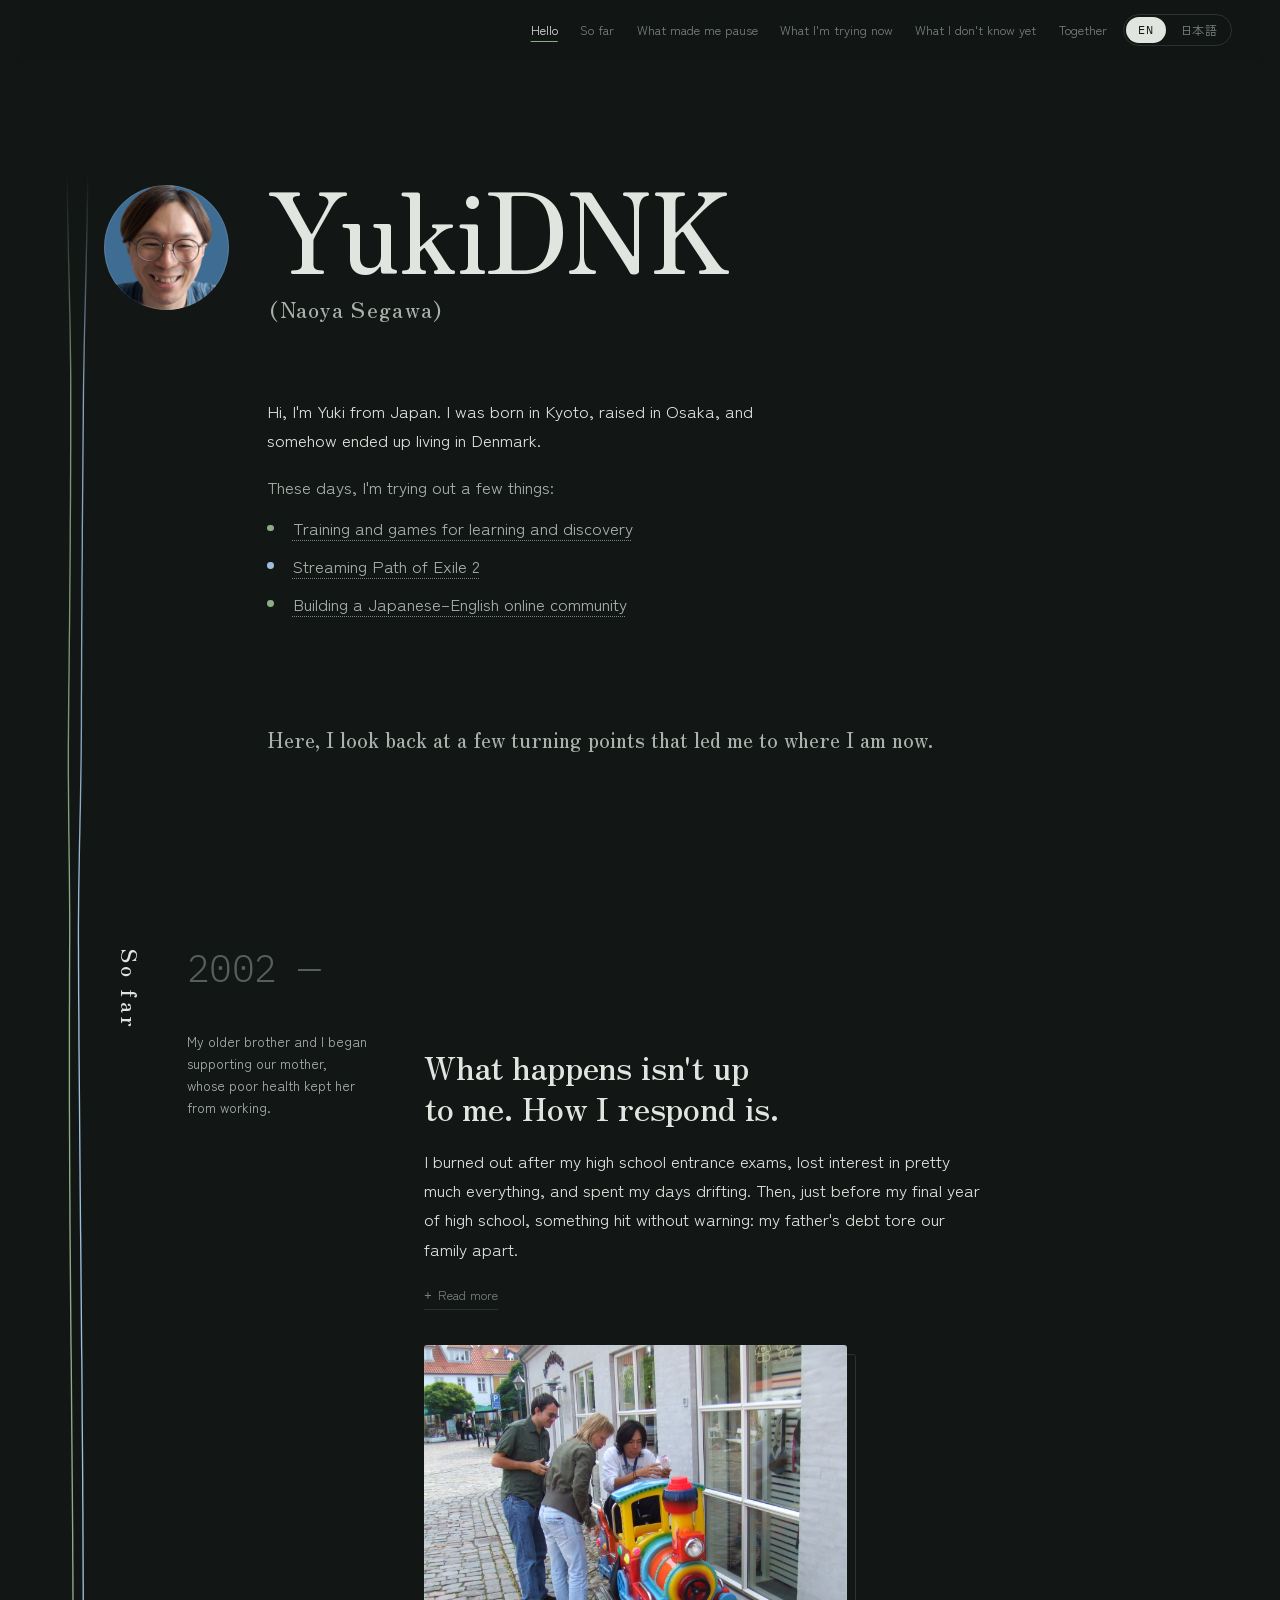
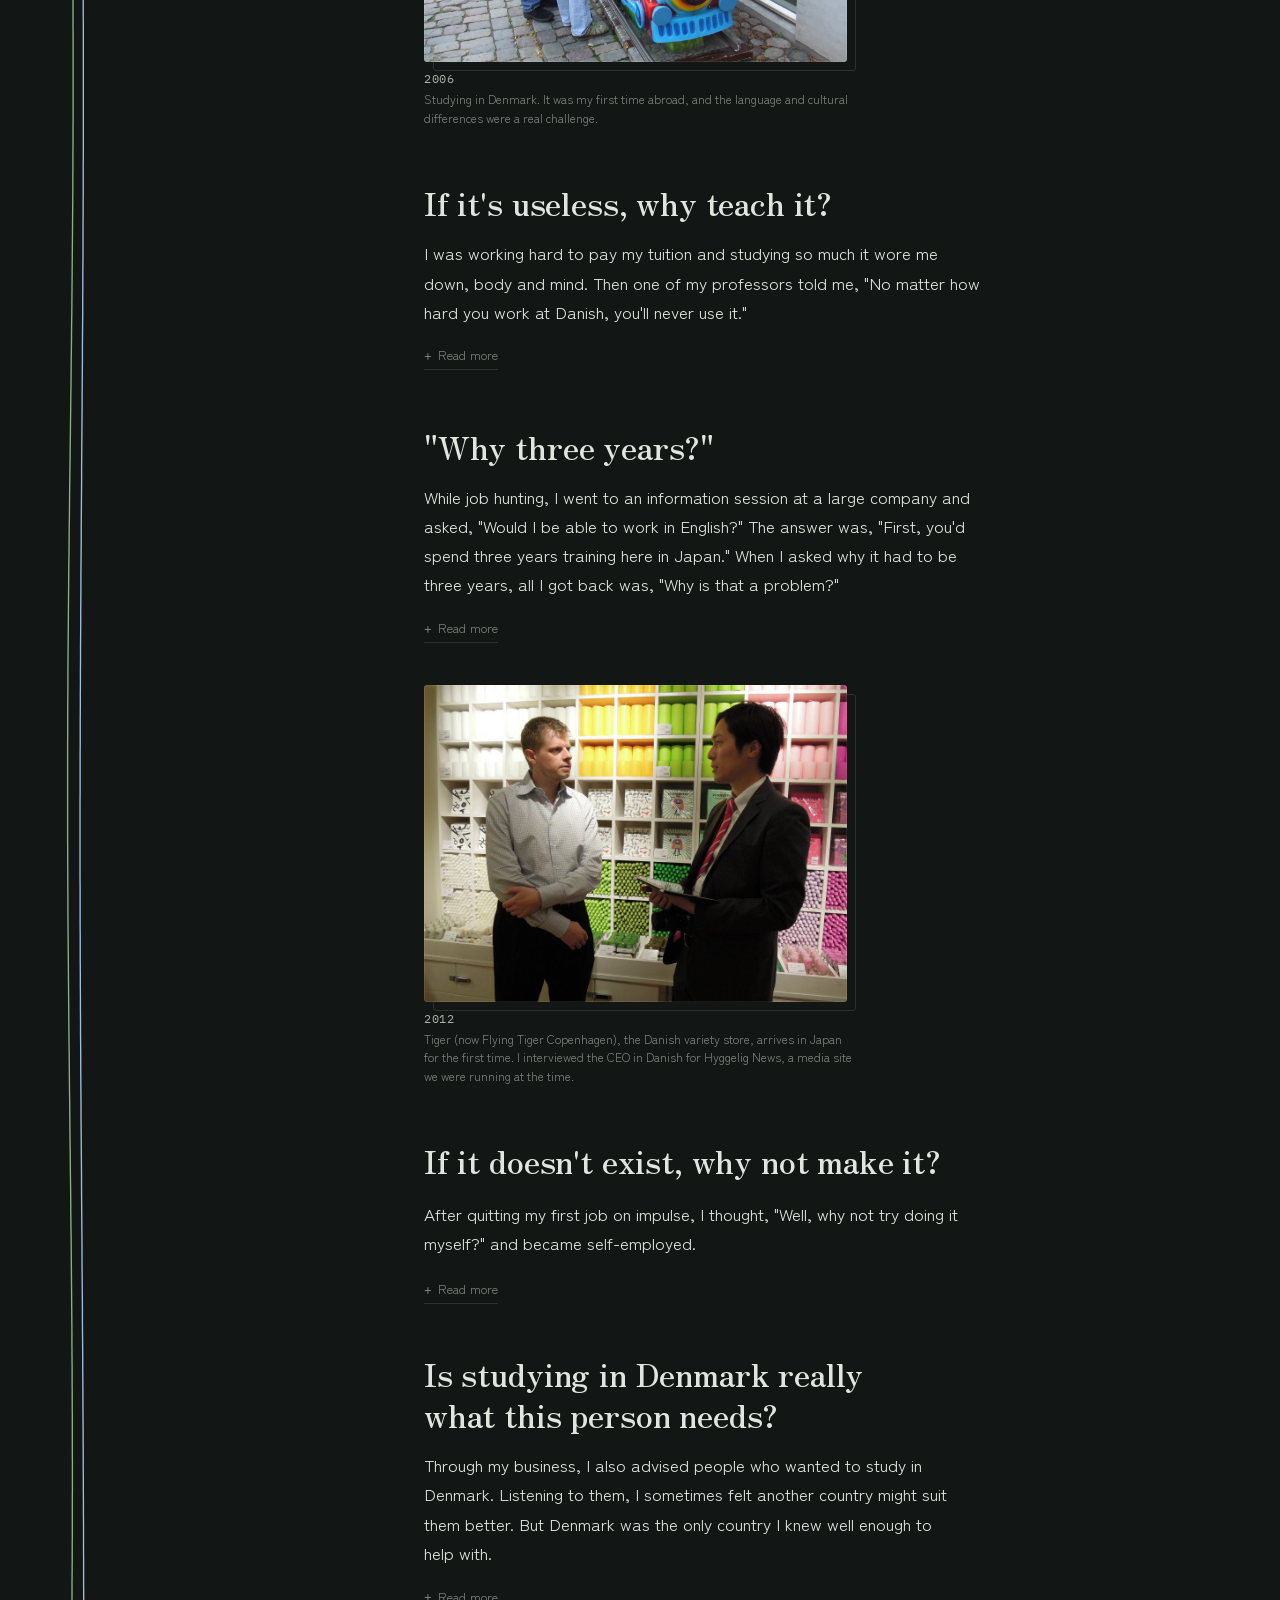
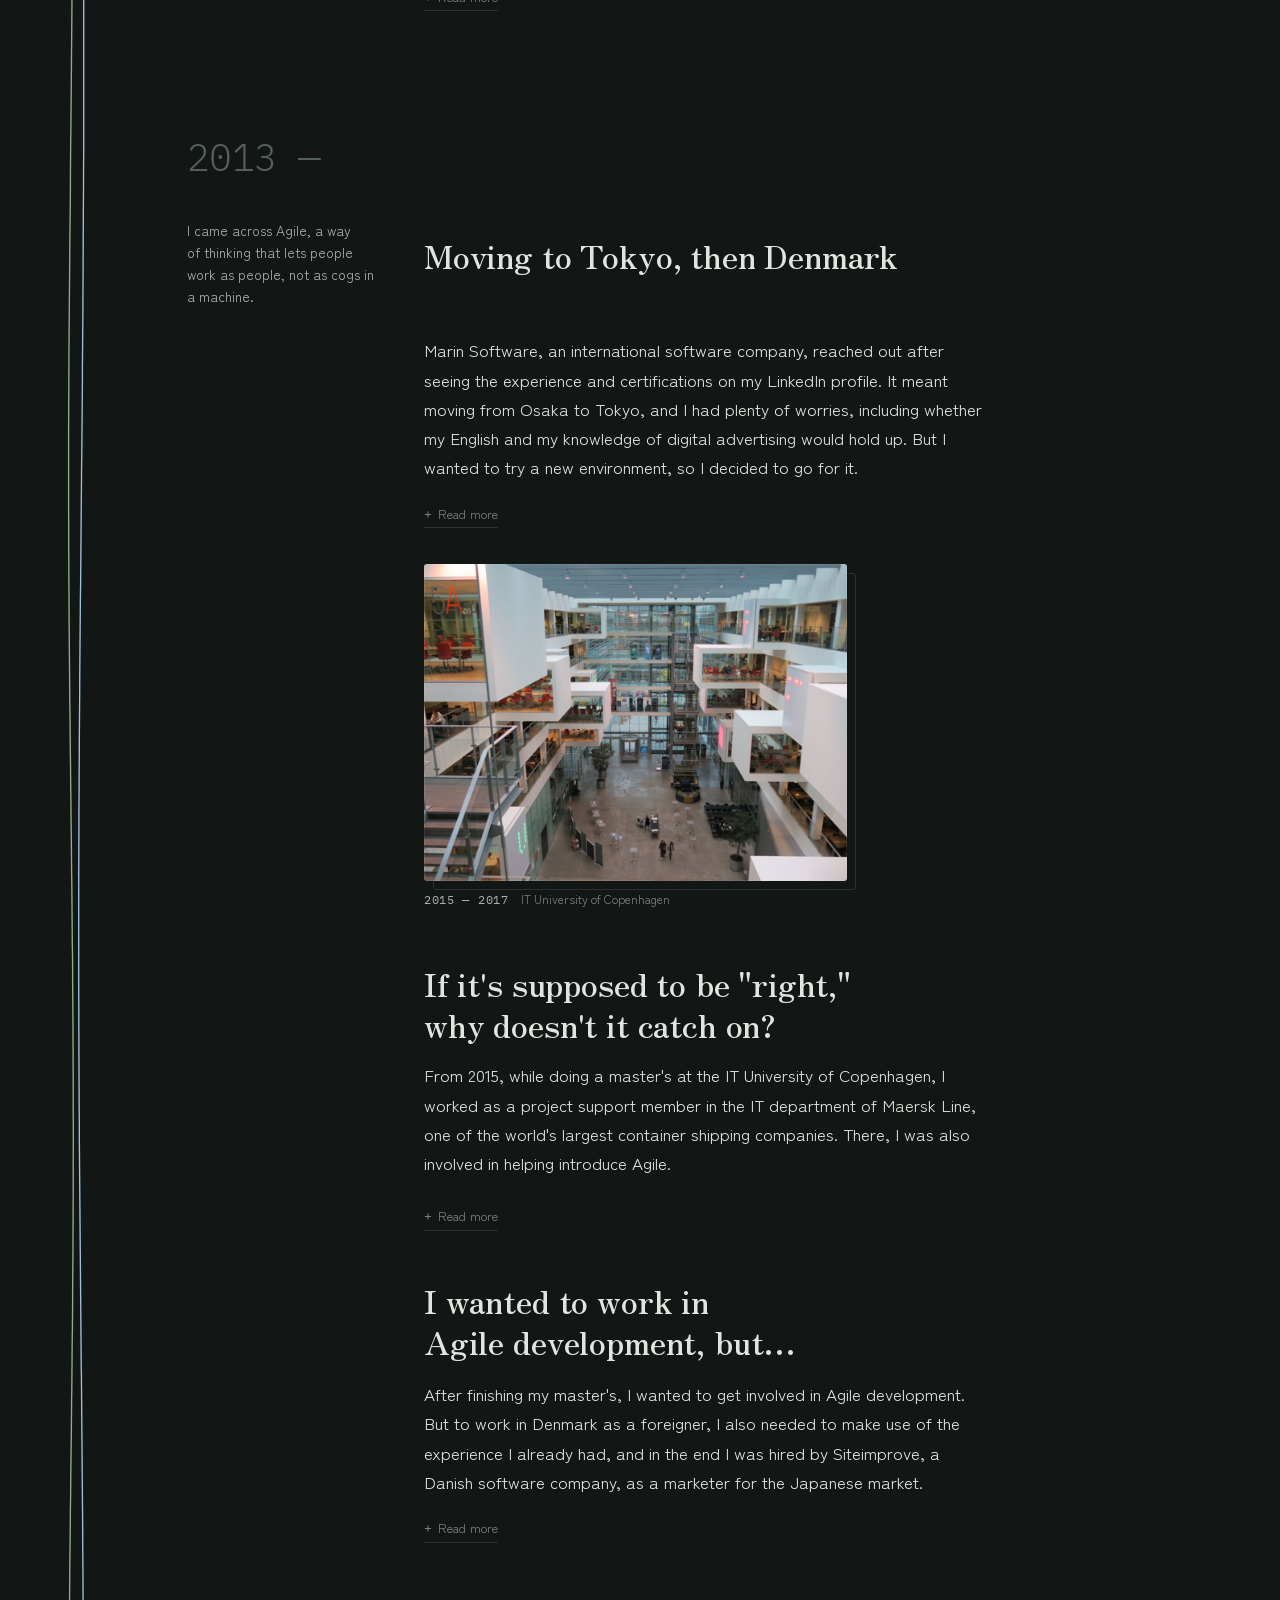
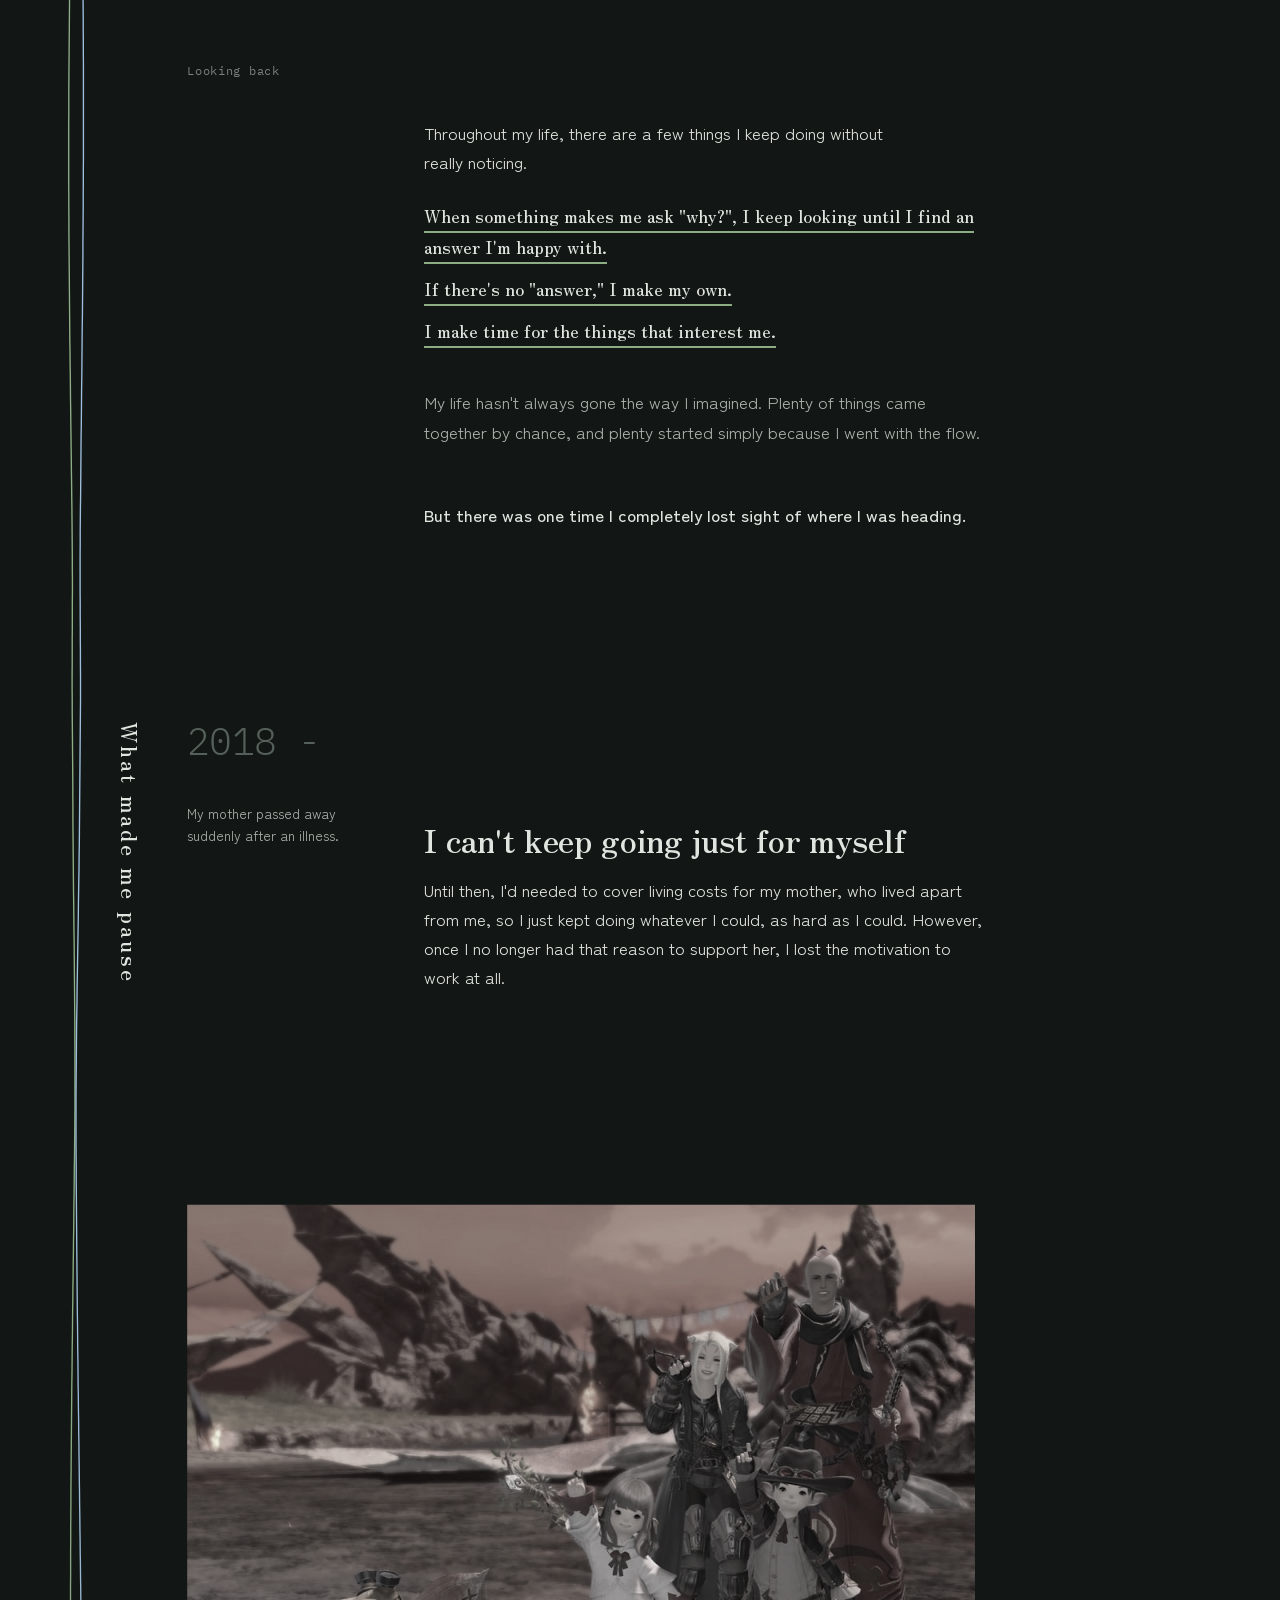
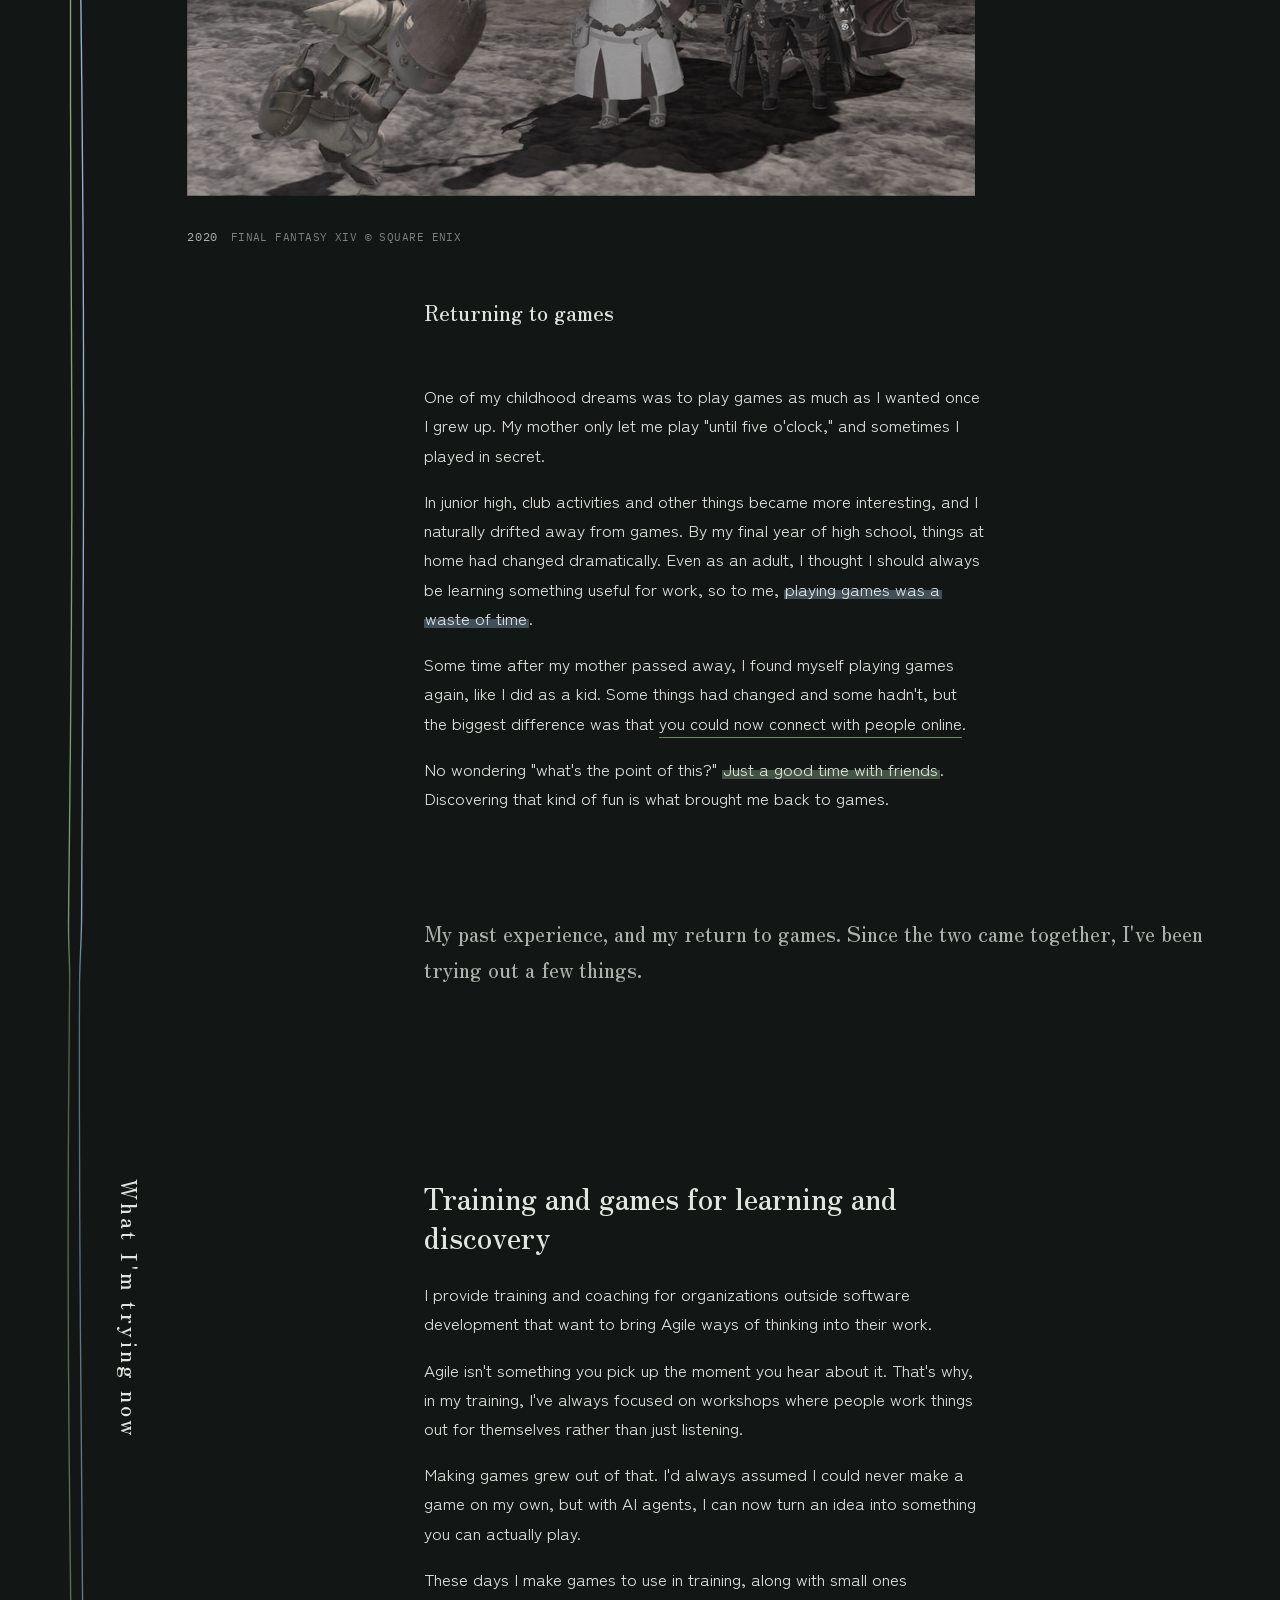
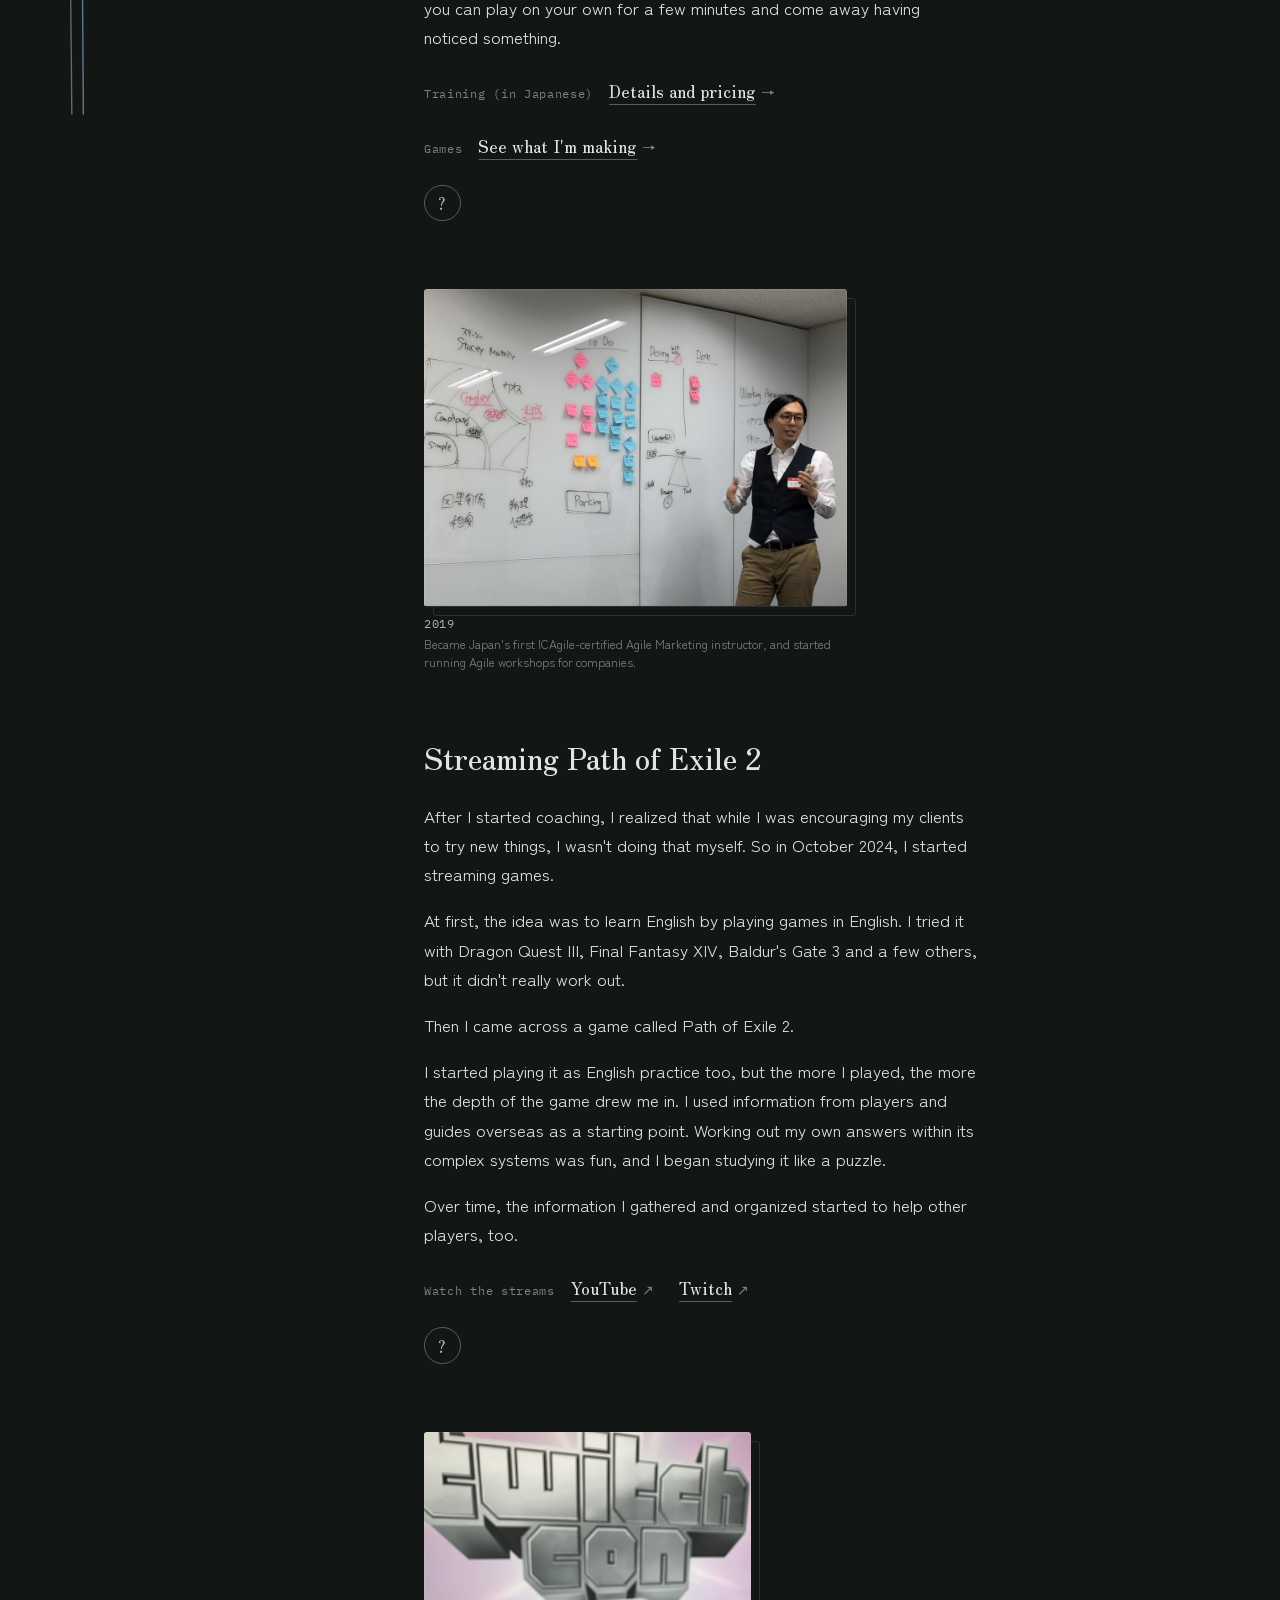
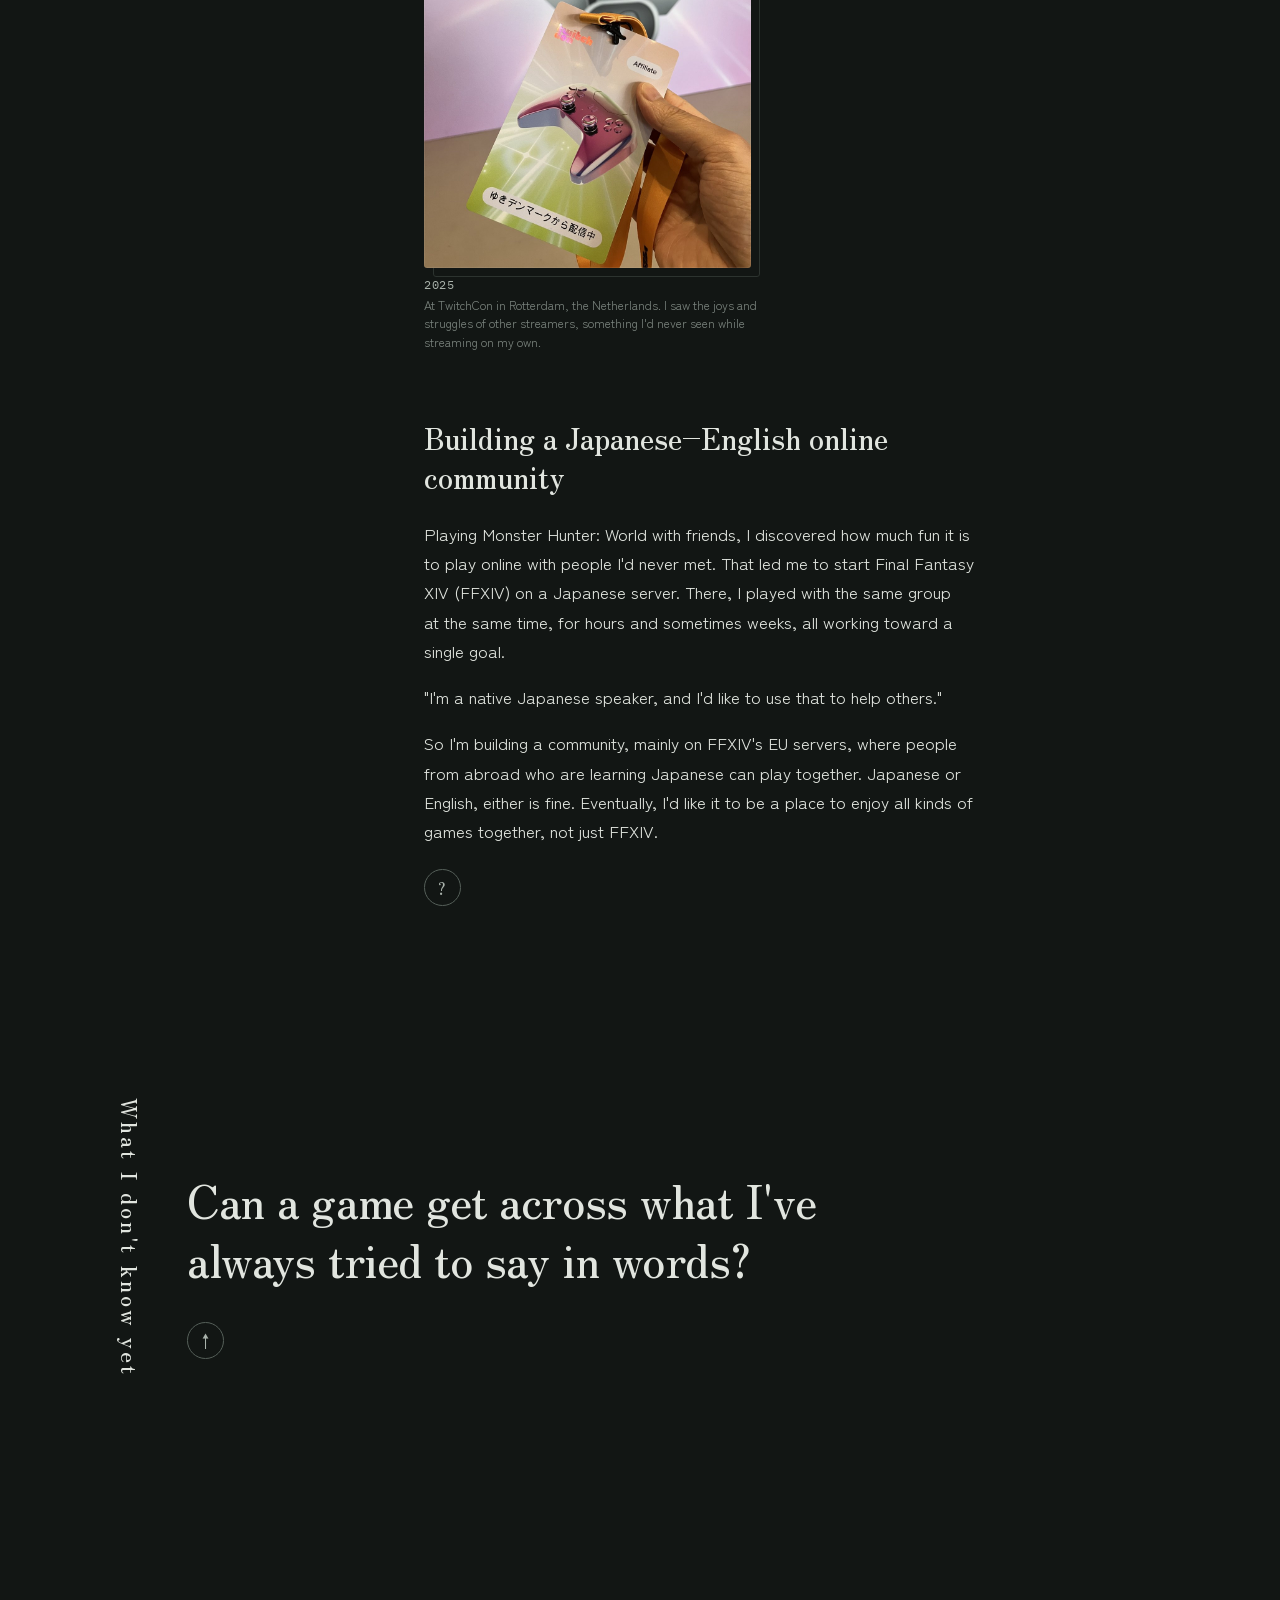
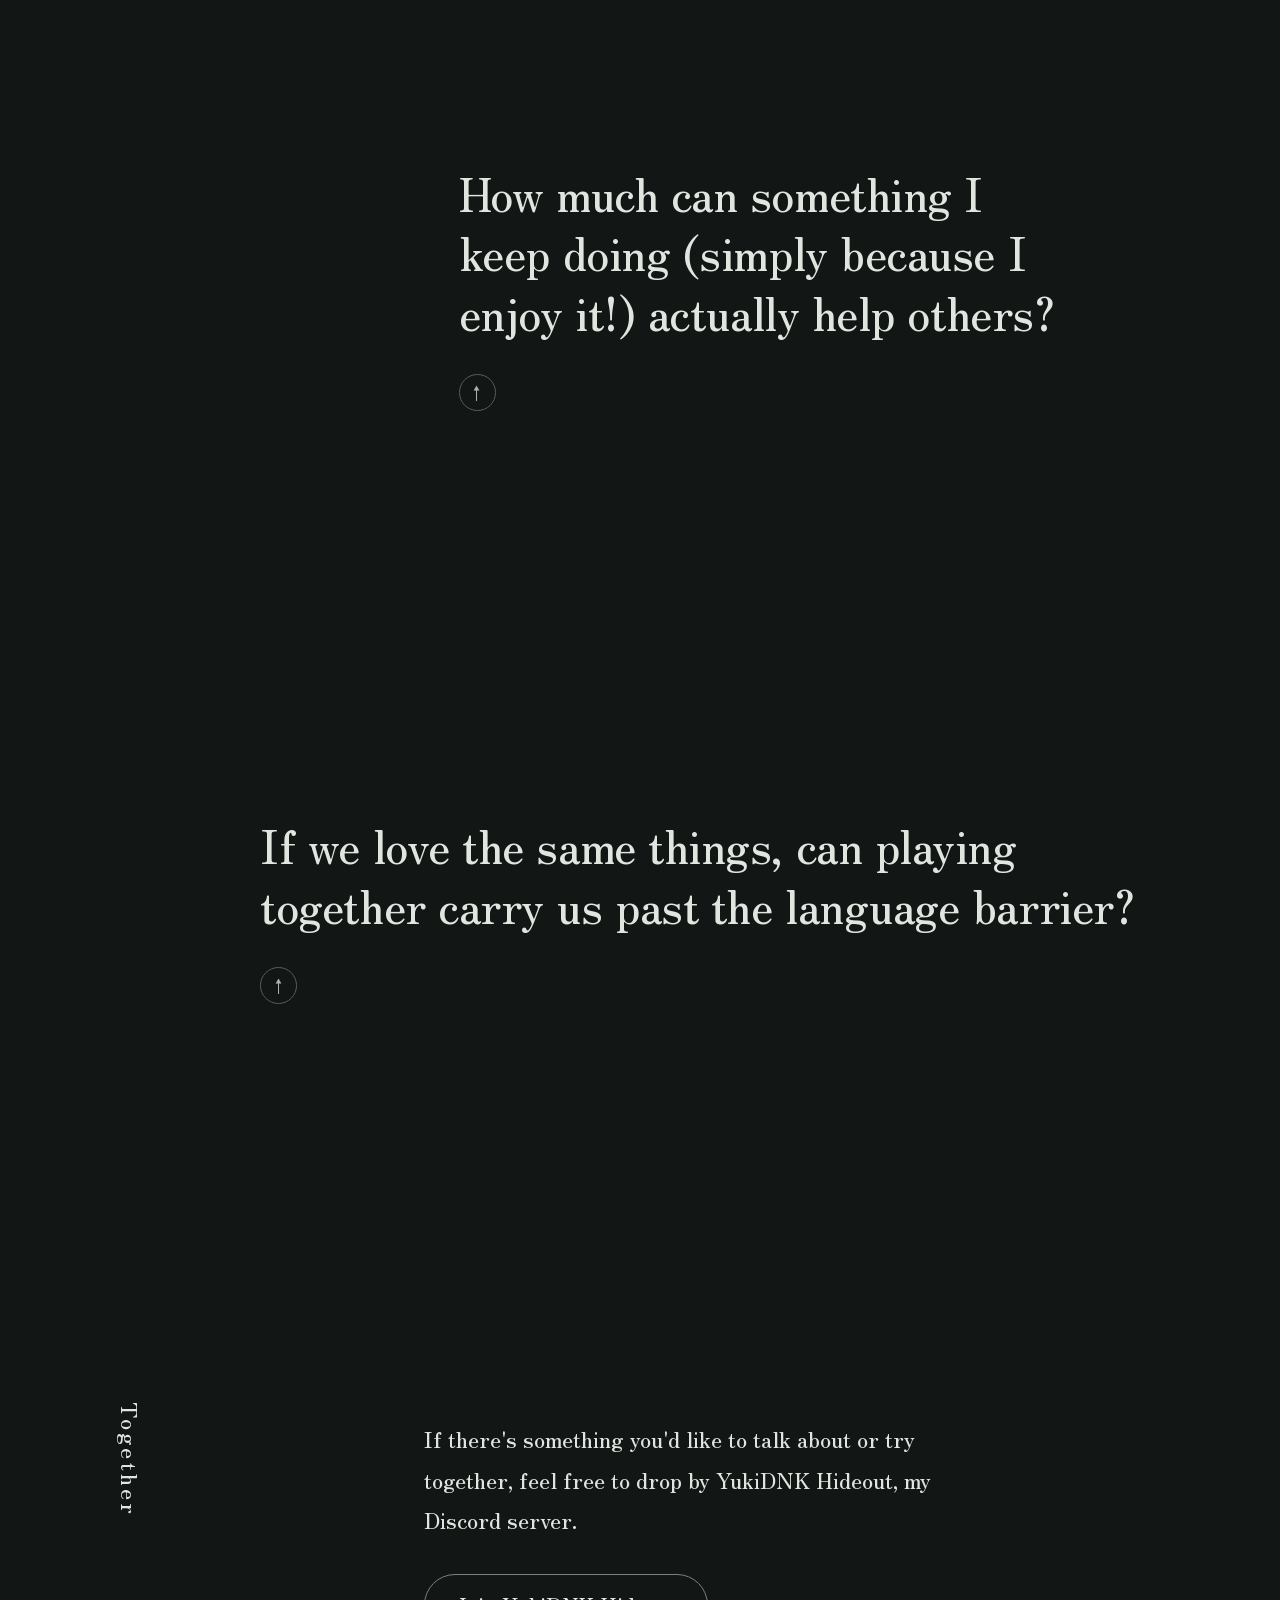
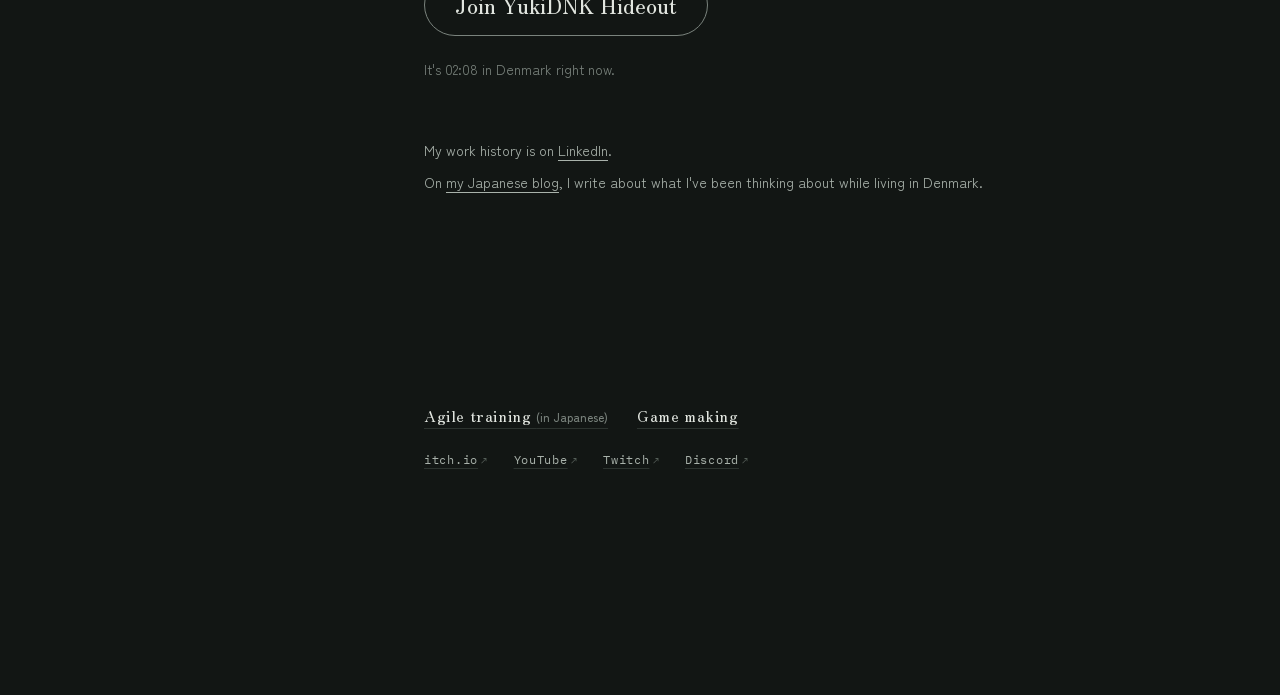
<file: index.html>
<!doctype html>
<html lang="en" data-lang="en" data-theme="dark">
<head>
<meta charset="utf-8">
<meta name="viewport" content="width=device-width, initial-scale=1, viewport-fit=cover">
<title>YukiDNK</title>
<meta name="description" content="デンマーク在住YukiDNKのウェブサイト。YukiDNK's website. Based in Denmark. Agile training, game making, streaming, and building a Japanese–English community.">
<meta property="og:type" content="website">
<meta property="og:site_name" content="YukiDNK">
<meta property="og:locale" content="ja_JP">
<meta property="og:locale:alternate" content="en_US">
<meta property="og:title" content="YukiDNK">
<meta property="og:description" content="デンマーク在住YukiDNKのウェブサイト。YukiDNK's website. Based in Denmark. Agile training, game making, streaming, and building a Japanese–English community.">
<meta property="og:url" content="https://yukidnk.github.io/">
<meta property="og:image" content="https://yukidnk.github.io/assets/img/yukidnk-og.png">
<meta property="og:image:width" content="1200">
<meta property="og:image:height" content="630">
<meta property="og:image:alt" content="YukiDNK">
<meta name="twitter:card" content="summary_large_image">
<link rel="icon" type="image/png" sizes="64x64" href="assets/img/yukidnk-favicon.png">
<link rel="icon" type="image/png" sizes="192x192" href="assets/img/yukidnk-favicon-192.png">
<link rel="apple-touch-icon" sizes="180x180" href="assets/img/yukidnk-apple-touch.png">
<link rel="preconnect" href="https://fonts.googleapis.com">
<link rel="preconnect" href="https://fonts.gstatic.com" crossorigin>
<link rel="stylesheet" href="https://fonts.googleapis.com/css2?family=IBM+Plex+Mono:wght@300;400&family=Zen+Kaku+Gothic+New:wght@400;500;700&family=Zen+Old+Mincho:wght@500;600&display=swap">
<link rel="stylesheet" href="assets/css/style.css">
<script>(function(){var l=null;try{l=localStorage.getItem('ns-lang')}catch(e){}if(l!=='ja'&&l!=='en'){l='en'}var r=document.documentElement;r.setAttribute('data-lang',l);r.lang=l;})();</script>
<script src="assets/js/main.js" defer></script>
</head>
<body>

<header class="top" id="top">
  <a class="mark" href="#now">YukiDNK</a>
  <nav class="toc" aria-label="Sections">
    <button class="toc-btn" type="button" aria-expanded="false" aria-controls="toc-list"><span lang="ja">目次</span><span lang="en">Contents</span></button>
    <ol class="toc-list" id="toc-list">
      <li><a href="#now"><span lang="ja">はじめに</span><span lang="en">Hello</span></a></li>
      <li><a href="#so-far"><span lang="ja">これまで</span><span lang="en">So far</span></a></li>
      <li><a href="#changed"><span lang="ja">立ち止まるきっかけ</span><span lang="en">What made me pause</span></a></li>
      <li><a href="#trying"><span lang="ja">今、試していること</span><span lang="en">What I'm trying now</span></a></li>
      <li><a href="#unknown"><span lang="ja">まだ分からないこと</span><span lang="en">What I don't know yet</span></a></li>
      <li><a href="#together"><span lang="ja">一緒に</span><span lang="en">Together</span></a></li>
    </ol>
  </nav>
  <div class="lang" role="group" aria-label="Language / 言語">
    <button type="button" data-set-lang="en" aria-pressed="true" lang="en" class="keep">EN</button>
    <button type="button" data-set-lang="ja" aria-pressed="false" lang="ja" class="keep ja">日本語</button>
  </div>
</header>

<div class="story">
<svg class="threads" aria-hidden="true" focusable="false"></svg>

<main>

<!-- ============ SECTION 1　今の自分 ============ -->
<section class="hero" id="now" aria-labelledby="name">

  <div class="hero-grid">
  <img class="avatar" src="assets/img/yukidnk.png" width="300" height="300" alt="YukiDNK" fetchpriority="high">
  <h1 class="name" id="name" data-x=".9" data-sep="40" data-op="0"><span class="hn">YukiDNK</span><span class="rn"><span lang="ja">（瀬川直矢 / Naoya Segawa）</span><span lang="en">(Naoya Segawa)</span></span></h1>


  <div class="lead" lang="ja" data-x=".88" data-sep="26" data-op=".85">
    <p>はじめまして。京都生まれ、大阪育ちで、気づけばデンマークに住んでいるゆきです。</p>
    <p class="now-intro">今はこんなことを試しています。</p>
    <ul class="doing">
      <li><a class="act" href="#learning">学びや気づきが生まれる研修とゲーム</a></li>
      <li><a class="act" href="#poe2">Path of Exile 2の配信</a></li>
      <li><a class="act" href="#community">日英オンラインコミュニティづくり</a></li>
    </ul>
  </div>
  <div class="lead" lang="en" data-x=".88" data-sep="26" data-op=".85">
<p>Hi, I'm Yuki from Japan. I was born in Kyoto, raised in Osaka, and somehow ended up living in Denmark.</p>
    <p class="now-intro">These days, I'm trying out a few things:</p>
    <ul class="doing">
      <li><a class="act" href="#learning">Training and games for learning and discovery</a></li>
      <li><a class="act" href="#poe2">Streaming Path of Exile 2</a></li>
      <li><a class="act" href="#community">Building a Japanese–English online community</a></li>
    </ul>
  </div>
  </div>

  <p class="handoff" data-x=".88" data-sep="26" data-op=".85"><span lang="ja">ここでは、今の自分につながるいくつかの転機を振り返ってみます。</span><span lang="en">Here, I look back at a few turning points that led me to where I am now.</span></p>
</section>


<!-- ============ SECTION 2　これまで ============ -->
<section class="sec past" id="so-far" aria-labelledby="h-past">
  <h2 class="sh" id="h-past"><span lang="ja">これまで</span><span lang="en">So far</span></h2>
  <div class="sbody">

  <!-- 2-1 -->
  <div class="era grid2" data-sep="9">
    <p class="yr"><span class="yr-n">2002 — </span></p>

    <div class="ev">
      <p lang="ja">兄と二人で、体が弱く働けない母を支える生活が始まりました。</p>
      <p lang="en">My older brother and I began supporting our mother, whose poor health kept her from working.</p>
    </div>

    <div class="tx" lang="ja">
      <p class="q-text">起こった出来事にどう対応するかは自分次第</p>
      <p>高校受験で燃え尽きて、何もやる気が起きず、ダラダラ過ごす日々。そんな中、高校三年生になる直前に「父親の借金で家庭が崩壊する」という出来事が突然起きました。</p>
    </div>
    <div class="tx" lang="en">
      <p class="q-text">What happens isn't up to me. How I respond is.</p>
      <p>I burned out after my high school entrance exams, lost interest in pretty much everything, and spent my days drifting. Then, just before my final year of high school, something hit without warning: my father's debt tore our family apart.</p>
    </div>

    <details class="more more-solo">
      <summary><span class="plus" aria-hidden="true"></span><span lang="ja">もう少し読む</span><span lang="en">Read more</span></summary>
      <div class="body">
      <p lang="ja">「理不尽だなと思う状況に文句だけ言っていても仕方がない。自分にできることをするしかない」</p>
      <p lang="ja">この頃からそう考えるようになりました。</p>
      <p lang="en">"There's no point just complaining about how unfair things are. I'll just have to do what I can."</p>
      <p lang="en">That's when I started seeing things that way.</p>
      <p lang="ja">周りに相談できる大人もいなかったので、「良い仕事に就くには大学に行く必要があるだろう」と考えました。そこでアルバイトをしながら自宅で浪人生活を送り、奨学金を使って大学へ進学。幸せな国として知られる北欧に興味があったので、デンマーク語を専攻し、在学中にデンマークに留学しました。</p>
      <p lang="en">There were no adults around I could turn to, and I figured I'd need a university degree to get a good job. So I spent a year studying at home for the entrance exams while working part-time, and went to university on a scholarship. I'd become curious about the Nordic countries, often called the happiest in the world, so I majored in Danish and spent time studying in Denmark while I was at university.</p>
      </div>
    </details>

    <figure class="ph ph--m ph--2006">
    <div class="win"><div class="clip">
      <img src="assets/img/2006-denmark.jpg" width="1400" height="1050" loading="lazy" alt=""
        data-alt-ja="2006年、デンマーク留学中。石畳の通りで子ども用の汽車の乗り物に座っている" data-alt-en="Denmark, 2006: sitting on a children's train ride on a cobbled street">
    </div></div>
    <figcaption><span class="y">2006</span><span lang="ja">デンマーク留学中の一コマ。初めての海外で長期留学は大変でした。</span><span lang="en">Studying in Denmark. It was my first time abroad, and the language and cultural differences were a real challenge.</span></figcaption>
    </figure>

    <div class="q">
      <p class="q-text"><span lang="ja">役に立たないなら、なぜ教えているんだろう</span><span lang="en">If it's useless, why teach it?</span></p>
      <p class="q-note" lang="ja">大学の学費を必死に稼ぎながら、体も心も壊してしまうほど勉強に打ち込んでいました。そんなある日、教授に「デンマーク語なんて頑張っても将来使えないよ」と言われてしまいます。</p>
      <p class="q-note" lang="en">I was working hard to pay my tuition and studying so much it wore me down, body and mind. Then one of my professors told me, "No matter how hard you work at Danish, you'll never use it."</p>
      <details class="more">
        <summary><span class="plus" aria-hidden="true"></span><span lang="ja">もう少し読む</span><span lang="en">Read more</span></summary>
        <div class="body">
      <p lang="ja">就職活動で役に立たないのは事実です。親切心から言ってくれたのかもしれません。でも当時は悔しくて、「なんでこの人は、役に立たないと思っているものを教えて、お金をもらって平気なんだろう」と感じていました。</p>
      <p lang="en">It was true that Danish wouldn't help much with job hunting. Maybe he meant it kindly, but it stung at the time, and I kept thinking: how can he be fine getting paid to teach something he thinks is useless?</p>
        </div>
      </details>
    </div>
    
    <div class="q">
      <p class="q-text"><span lang="ja">「なぜ"3年"なんですか？」</span><span lang="en">"Why three years?"</span></p>
      <p class="q-note" lang="ja">就職活動中、大企業の説明会で「英語を使いながら働くことはできますか」と質問すると、「まずは国内で3年は修行をしてから」という答え。なぜ"3年"なのかと聞いても、返ってきたのは「なぜそれじゃダメなんですか？」という言葉だけでした。</p>
      <p class="q-note" lang="en">While job hunting, I went to an information session at a large company and asked, "Would I be able to work in English?" The answer was, "First, you'd spend three years training here in Japan." When I asked why it had to be three years, all I got back was, "Why is that a problem?"</p>
      <details class="more">
        <summary><span class="plus" aria-hidden="true"></span><span lang="ja">もう少し読む</span><span lang="en">Read more</span></summary>
        <div class="body">
          <p lang="ja">結局その場で納得できる理由は聞けませんでした。そこで選んだのが、すぐに仕事を任せてもらえそうな輸出入の中小企業です。通訳や翻訳、商品探しや販売をしていましたが、社長のやり方と自分の考えが合わないことが多くありました。そして次の仕事も決めないまま、1年ほどで辞めてしまいます。</p>
          <p lang="en">In the end, I never heard a reason that made sense to me. That experience is what led me to join a small import-export company, where I thought I'd be given real responsibility right away. I did interpreting, translation, product sourcing and sales, but I often disagreed with the owner's way of doing things. After about a year, I quit, without even having another job lined up.</p>
        </div>
      </details>
    </div>

    <figure class="ph ph--m ph--2012">
    <div class="win"><div class="clip">
      <img src="assets/img/2012-hyggelig-news.jpg" width="960" height="720" loading="lazy" alt=""
        data-alt-ja="2012年、Tigerの店内で社長にデンマーク語でインタビューしている" data-alt-en="2012: interviewing Tiger's CEO in Danish, inside the shop">
    </div></div>
    <figcaption><span class="y">2012</span><span lang="ja">デンマークの雑貨屋Tiger（現フライングタイガーコペンハーゲン）初来日。当時運営していたメディア「北欧ヒュゲリニュース」の取材で、社長にデンマーク語でインタビュー。</span><span lang="en">Tiger (now Flying Tiger Copenhagen), the Danish variety store, arrives in Japan for the first time. I interviewed the CEO in Danish for Hyggelig News, a media site we were running at the time.</span></figcaption>
    </figure>



    <div class="tx" lang="ja" data-sep="20">
      <p class="q-text">ないなら自分でつくってみよう</p>
      <p>勢いで会社を辞めたのをきっかけに、「こうなったら一度自分でやってみよう」と個人事業主としての生活を始めました。</p>
    </div>
    <div class="tx" lang="en" data-sep="20">
      <p class="q-text">If it doesn't exist, why not make it?</p>
      <p>After quitting my first job on impulse, I thought, "Well, why not try doing it myself?" and became self-employed.</p>
    </div>
    <details class="more more-solo">
      <summary><span class="plus" aria-hidden="true"></span><span lang="ja">もう少し読む</span><span lang="en">Read more</span></summary>
      <div class="body">
      <p lang="ja">2009年に始めた個人事業のうち、いくつかは「北欧ヒュゲリジャパン」という組織として続けることになり、2013年にはNPO法人に。</p>
            <p lang="ja">活動を始めたのは二つの思いからです。</p>
        <p lang="ja">「大学で一生懸命学んだことを使う場所がないなら、自分でつくればいい」<br>「お金を稼ぐための仕事とは別に、自分がやりたいことに打ち込む時間と環境がほしい」</p>
        <p lang="en">Some of the work I started when I became self-employed in 2009 continued as an organization called Hyggelig Japan, which became a registered non-profit in 2013.</p>
        <p lang="en">I started it with two things in mind: if there was nowhere to use what I'd worked so hard to learn at university, I'd make one myself; and I wanted time and a place to pursue what I really cared about outside of work.</p>
        <p lang="ja">ありがたいことに仲間が集まり、多いときには国籍もさまざまな15人以上のメンバーが在籍。北欧の文化について記事を書いたり、異文化交流イベントを開いたり。メンバーが仕事とは別に「自分がやってみたいこと」を試せるプロジェクトも運営していました。</p>
        <p lang="en">Thankfully, people joined. At its peak we had more than 15 members from many different countries. We wrote articles about Nordic culture and held cross-cultural events. I also set up projects where members could try something they wanted to do outside their jobs.</p>
      </div>
    </details>

    <div class="q">
      <p class="q-text"><span lang="ja">この人に必要なのはデンマーク留学なんだろうか</span><span lang="en">Is studying in Denmark really what this person needs?</span></p>
      
      <p class="q-note" lang="ja">個人事業として留学相談を受けていると、デンマークより別の国のほうが合っていそうな人もいました。しかし自分がサポートできるのはデンマークだけでした。</p>
      <p class="q-note" lang="en">Through my business, I also advised people who wanted to study in Denmark. Listening to them, I sometimes felt another country might suit them better. But Denmark was the only country I knew well enough to help with.</p>
      <details class="more">
        <summary><span class="plus" aria-hidden="true"></span><span lang="ja">もう少し読む</span><span lang="en">Read more</span></summary>
        <div class="body">
          <p lang="ja">この経験から、もっと広い選択肢を扱える留学エージェントに興味を持ち、2011年に「ECC海外留学センターLET'S」の留学カウンセラーに応募しました。個人事業のためにWebマーケティングを独学で実践していたので、面接では応募先のサイトの改善点を提案。その結果、入社してしばらくするとマーケティング全般を任せてもらえるようになりました。</p>
          <p lang="en">This got me interested in study-abroad agencies offering a wider range of options, and in 2011 I applied for a study-abroad counselor position at ECC International Study Abroad Division. I'd been learning web marketing on my own and putting it into practice in my own business, so during the interview, I suggested some improvements to their website. As it turned out, a while after joining, I was put in charge of their marketing as a whole.</p>
        </div>
      </details>
    </div>
  </div>

  <!-- 2-2 -->
  <div class="era grid2" data-sep="15">
    <p class="yr"><span class="yr-n">2013 — </span></p>

    <div class="ev" data-sep="14">
      <p lang="ja">歯車としてではなく、人らしく働こうとする「アジャイル」という考え方に出会いました。</p>
      <p lang="en">I came across Agile, a way of thinking that lets people work as people, not as cogs in a machine.</p>
    </div>
  

    <div class="tx">
      <p class="q-text"><span lang="ja">拠点を東京、そしてデンマークへ</span><span lang="en">Moving to Tokyo, then Denmark</span></p>
    </div>

    <div class="tx">
      <p lang="ja">LinkedInに載せていた経験や資格がきっかけで、外資系のソフトウェア企業「Marin Software」から声をかけてもらいました。大阪から東京へ引っ越すうえに、英語力やデジタル広告の知識が通用するのかなど、不安もたくさん。それでも新しい環境に挑戦してみたくて、飛び込みました。</p>
      <p lang="en">Marin Software, an international software company, reached out after seeing the experience and certifications on my LinkedIn profile. It meant moving from Osaka to Tokyo, and I had plenty of worries, including whether my English and my knowledge of digital advertising would hold up. But I wanted to try a new environment, so I decided to go for it.</p>
    </div>
    <details class="more more-solo">
      <summary><span class="plus" aria-hidden="true"></span><span lang="ja">もう少し読む</span><span lang="en">Read more</span></summary>
      <div class="body">
        <p lang="ja">本来はeラーニングの英語コンテンツづくりが主な仕事のはずでした。でも日本語版の翻訳があまりにもひどかったので、直すべきだと上司を説得。ここでもまた採用された職種とは違う仕事をすることになりました。いろんな驚きや学びがあった中で、一番印象的だったのは「アジャイル」という考え方と出会えたことです。</p>
        <p lang="en">My main job was supposed to be creating English e-learning content, but the Japanese localization was so poor that I persuaded my manager it needed fixing. Once again, I found myself doing work outside the role I'd been hired for. There were plenty of surprises and lessons, but what stayed with me most was discovering Agile as a way of thinking.</p>
      </div>
    </details>

  <!-- 2-3 -->


    <figure class="ph ph--m ph--2015">
    <div class="win"><div class="clip">
      <img src="assets/img/2015-itu.jpg" width="1400" height="788" loading="lazy" alt=""
        data-alt-ja="コペンハーゲンIT大学の吹き抜け。白い箱のような教室が各階に張り出している" data-alt-en="The atrium of the IT University of Copenhagen, with white box-like rooms jutting out on every floor">
    </div></div>
    <figcaption><span class="y">2015 — 2017</span><span lang="ja">コペンハーゲンIT大学（IT University of Copenhagen）</span><span lang="en">IT University of Copenhagen</span></figcaption>
    </figure>

    <div class="q" data-sep="12">
      <p class="q-text"><span lang="ja">みんなが「良い」と言っているのに、なぜうまく広がらないんだろう</span><span lang="en">If it's supposed to be "right," why doesn't it catch on?</span></p>
      <p class="q-note" lang="ja">2015年からはコペンハーゲンIT大学の修士課程へ。同時に、世界最大級のコンテナ海運会社「Maersk Line」のIT部門で、プロジェクトのサポートメンバーとして働き、アジャイルの導入支援にも関わりました。</p>
      <p class="q-note" lang="en">From 2015, while doing a master's at the IT University of Copenhagen, I worked as a project support member in the IT department of Maersk Line, one of the world's largest container shipping companies. There, I was also involved in helping introduce Agile.</p>
    </div>
    <details class="more more-solo">
      <summary><span class="plus" aria-hidden="true"></span><span lang="ja">もう少し読む</span><span lang="en">Read more</span></summary>
      <div class="body">
        <p lang="ja">組織として「アジャイルを進めていく」と掲げても、実際に広げるのは本当に難しい。このことを研究して、修士論文を書きました。大学院で学んだことが、目の前の組織でそのまま起きている。そう感じる場面は何度もありました。でも分かっていることと、うまく対処できることはまったく別だと、今も感じています。</p>
        <p lang="en">An organization can announce that it's "going Agile," but actually spreading it across the organization is really hard. I researched this and wrote my master's thesis on it. Many times, I felt that what I'd studied was playing out right in front of me. But knowing something and handling it well are two completely different things. I still feel that today.</p>
      </div>
    </details>

    <div class="tx">
      <p class="q-text"><span lang="ja">アジャイル開発の仕事をしてみたかったけれど</span><span lang="en">I wanted to work in Agile development, but…</span></p>
      <p lang="ja">大学院を出た後はアジャイルの開発に関わりたいと思っていました。ただ、デンマークで外国人として働くには、これまでの経験も活かさなければいけません。最終的に、デンマークのソフトウェア会社「Siteimprove」に日本市場担当のマーケターとして採用してもらいました。</p>
      <p lang="en">After finishing my master's, I wanted to get involved in Agile development. But to work in Denmark as a foreigner, I also needed to make use of the experience I already had, and in the end I was hired by Siteimprove, a Danish software company, as a marketer for the Japanese market.</p>
    </div>
        <details class="more more-solo">
      <summary><span class="plus" aria-hidden="true"></span><span lang="ja">もう少し読む</span><span lang="en">Read more</span></summary>
      <div class="body">
        <p lang="ja">マーケティングは最初から目指していた分野ではありませんでした。必要だったから自分で勉強し、実践し、そして周りからもらった機会が重なって、気づいたら長く続いていた、という感じです。その中で学べたこと、面白かったことはたくさんあります。</p>
        <p lang="en">Marketing wasn't a career I aimed for from the start. I learned it because I needed it, put it into practice, and the opportunities people gave me added up. Before I knew it, I'd been doing it for a long time. I learned a lot along the way, and much of it I really enjoyed.</p>
      </div>
    </details>
  </div>

  <!-- 2-4 -->
  <div class="era look grid2" data-sep="14">
    <p class="yr"><span class="yr-s"><span lang="ja">振り返ってみると</span><span lang="en">Looking back</span></span></p>
    <div class="look-body">
      <p lang="ja">これまでの人生で、無意識に何度もやっていることがいくつかあります。</p>
      <p lang="en">Throughout my life, there are a few things I keep doing without really noticing.</p>
      <ul class="habits" lang="ja">
        <li><span>「なぜ？」と思ったら納得できる答えを探し続ける。</span></li>
        <li><span>"答え"がないのであれば、自分でつくる。</span></li>
        <li><span>自分が面白いと思ったことに、ちゃんと時間を使う。</span></li>
      </ul>
      <ul class="habits" lang="en">
        <li><span>When something makes me ask "why?", I keep looking until I find an answer I'm happy with.</span></li>
        <li><span>If there's no "answer," I make my own.</span></li>
        <li><span>I make time for the things that interest me.</span></li>
      </ul>
      <p class="caveat" lang="ja">いつも思い描いたように人生を進めてこられたわけではありません。たまたまつながったことも、なんとなくの流れで始まったことも、たくさんありました。</p>
      <p class="caveat" lang="en">My life hasn't always gone the way I imagined. Plenty of things came together by chance, and plenty started simply because I went with the flow.</p>
      <p class="turning-point" lang="ja">でも一度だけ、そんな自分がどこへ向かえばいいのか分からなくなったことがあります。</p>
      <p class="turning-point" lang="en">But there was one time I completely lost sight of where I was heading.</p>
    </div>
  </div>

  </div>
</section>


<!-- ============ SECTION 3　変わったこと ============ -->
<section class="sec changed" id="changed" aria-labelledby="h-changed" data-sep="6">
  <h2 class="sh" id="h-changed"><span lang="ja">立ち止まるきっかけ</span><span lang="en">What made me pause</span></h2>
  <div class="sbody">


    

  <div class="era grid2" data-sep="15">
    <p class="yr"><span class="yr-n">2018 - </span></p>

    <div class="ev" data-sep="14">
      <p lang="ja">母が突然、病気で他界しました。</p>
      <p lang="en">My mother passed away suddenly after an illness.</p>
    </div>

    <div class="q">
      <p class="q-text"><span lang="ja">自分のためだけじゃ頑張れない</span><span lang="en">I can't keep going just for myself</span></p>
      
      <p class="q-note" lang="ja">それまでは離れて暮らす母の生活費を用意する必要があり、とにかくできることを、できる限り頑張ってきました。でも母を支えるという目的がなくなり、働くこと自体へのモチベーションをなくしてしまいます。</p>
      <p class="q-note" lang="en">Until then, I'd needed to cover living costs for my mother, who lived apart from me, so I just kept doing whatever I could, as hard as I could. However, once I no longer had that reason to support her, I lost the motivation to work at all.</p>
    </div>
  </div>


  <div class="games grid2" data-sep="-4">
    <figure class="ph ph--l ph--2020">
    <div class="win"><div class="clip">
      <img src="assets/img/2020-ff14.jpg" width="1600" height="900" loading="lazy" alt=""
        data-alt-ja="ファイナルファンタジーXIVのゲーム画面。赤い空の荒野で仲間のキャラクターたちと並んで手を振っている" data-alt-en="A Final Fantasy XIV screenshot: my character and friends waving together in a red-skied wasteland">
    </div></div>
    <figcaption><span class="y">2020</span><span class="credit">FINAL FANTASY XIV © SQUARE ENIX</span></figcaption>
    </figure>
    <h3><span lang="ja">ゲームとの再会</span><span lang="en">Returning to games</span></h3>
    <div class="tx" lang="ja">
      <p>子どもの頃の夢の一つは、大人になったら好きなだけゲームをやり続けることでした。母に「夕方5時まで」と時間を決められていたのに、隠れてプレイしていたこともあります。</p>
      <p>中学校に入ると部活やほかのことが面白くなって、自然とゲームから離れていきます。高校三年生になる頃には家の状況も大きく変わりました。大人になってからも、仕事につながる勉強やスキルを身につけることの方が大切で、<span class="hl hl--before">ゲームなんて「無駄なもの」だと思っていました</span>。</p>
      <p>母が亡くなってしばらくしてから、昔のようにまたゲームで遊んでみることに。以前と変わっているところもあれば、変わっていないところもありましたが、一番の違いは<span class="hb">「オンラインで人とつながれるようになったこと」</span>でした。</p>
      <p>「これが何の役に立つんだろう」なんてことを考えず、<span class="hl hl--after">友達とただ一緒に楽しい時間を過ごせる</span>。その楽しさを知ってから、またゲームをするようになりました。</p>
    </div>
    <div class="tx" lang="en">
      <p>One of my childhood dreams was to play games as much as I wanted once I grew up. My mother only let me play "until five o'clock," and sometimes I played in secret.</p>
      <p>In junior high, club activities and other things became more interesting, and I naturally drifted away from games. By my final year of high school, things at home had changed dramatically. Even as an adult, I thought I should always be learning something useful for work, so to me, <span class="hl hl--before">playing games was a waste of time</span>.</p>
      <p>Some time after my mother passed away, I found myself playing games again, like I did as a kid. Some things had changed and some hadn't, but the biggest difference was that <span class="hb">you could now connect with people online</span>.</p>
      <p>No wondering "what's the point of this?" <span class="hl hl--after">Just a good time with friends</span>. Discovering that kind of fun is what brought me back to games.</p>
    </div>
  </div>

  <p class="handoff" data-x=".88" data-sep="26" data-op=".85"><span lang="ja">これまでの経験とゲームとの再会。その二つが重なってから、今はいくつかのことを試しています。</span><span lang="en">My past experience, and my return to games. Since the two came together, I've been trying out a few things.</span></p>
  </div>
</section>


<!-- ============ SECTION 4　今、試していること ============ -->
<section class="sec trying" id="trying" aria-labelledby="h-trying" data-sep="16" data-op=".5">
  <h2 class="sh" id="h-trying"><span lang="ja">今、試していること</span><span lang="en">What I'm trying now</span></h2>
  <div class="sbody">
  <div class="exps">

    <article class="exp" id="learning">
      <h3><span lang="ja">学びや気づきが生まれる研修とゲーム</span><span lang="en">Training and games for learning and discovery</span></h3>
      <div class="tx" lang="ja">
        <p>ソフトウェア開発以外の分野でアジャイルの考え方を取り入れようとしている組織に向けて、研修やコーチングを提供しています。</p>
        <p>アジャイルは一度聞いてすぐに身につくようなものではありません。だからこそ研修では、話を聞いてもらうだけでなく、ワークショップ形式で自分たちで考えてもらうことを大切にしてきました。</p>
        <p>その延長で始めたのがゲームづくりです。「自分一人ではゲームなんてつくれない」と思っていましたが、AIエージェントを使えばアイデアを遊べる形にできるようになりました。</p>
        <p>今は研修で遊んでもらうゲームのほか、ひとりで数分遊ぶうちにふと何かに気づけるような小さなゲームもつくっています。</p>
      </div>
      <div class="tx" lang="en">
        <p>I provide training and coaching for organizations outside software development that want to bring Agile ways of thinking into their work.</p>
        <p>Agile isn't something you pick up the moment you hear about it. That's why, in my training, I've always focused on workshops where people work things out for themselves rather than just listening.</p>
        <p>Making games grew out of that. I'd always assumed I could never make a game on my own, but with AI agents, I can now turn an idea into something you can actually play.</p>
        <p>These days I make games to use in training, along with small ones you can play on your own for a few minutes and come away having noticed something.</p>
      </div>
      <p class="watch"><span class="watch-l"><span lang="ja">研修について</span><span lang="en">Training (in Japanese)</span></span><a href="training.html"><span lang="ja">内容と料金</span><span lang="en">Details and pricing</span></a></p>
      <p class="watch"><span class="watch-l"><span lang="ja">つくっているゲーム一覧</span><span lang="en">Games</span></span><a href="games.html"><span lang="ja">ゲーム開発</span><span lang="en">See what I'm making</span></a></p>
      <a class="ask" href="#q-making"><span aria-hidden="true">?</span><span class="vh"><span lang="ja">まだ分からないこと</span><span lang="en">What I don't know yet</span></span></a>
    </article>

    <figure class="ph ph--m ph--2019">
    <div class="win"><div class="clip">
      <img src="assets/img/2019-agile-training.jpg" width="1400" height="944" loading="lazy" alt=""
          data-alt-ja="2019年、Agileの研修でホワイトボードの前に立って説明している" data-alt-en="2019: explaining at a whiteboard during an Agile workshop">
    </div></div>
    <figcaption><span class="y">2019</span><span lang="ja">日本初のICAgile認定アジャイルマーケティングインストラクターになり、企業向けのアジャイル研修を始めました。</span><span lang="en">Became Japan's first ICAgile-certified Agile Marketing instructor, and started running Agile workshops for companies.</span></figcaption>
      </figure>


    <article class="exp" id="poe2">
      <h3><span lang="ja">Path of Exile 2の配信</span><span lang="en">Streaming Path of Exile 2</span></h3>
      <div class="tx" lang="ja">
        <p>コーチングを始めてから、クライアントには「新しいことに挑戦してみること」を勧めているのに、自分は挑戦できていないと感じていました。そこで2024年10月から始めたのが、ゲーム配信です。</p>
        <p>最初は「英語でゲームをしながら英語を学ぶ」というスタイル。ドラゴンクエストIII、ファイナルファンタジーXIV、バルダーズ・ゲート3などのゲームで試してみましたが、あまりうまくいきませんでした。</p>
        <p>そんなとき、Path of Exile 2というゲームに出会います。</p>
        <p>こちらも英語の勉強のつもりで始めましたが、遊んでいるうちに「ゲームの深さ」が面白くなってきました。海外のプレイヤーやガイドの情報を参考にしながら、複雑な仕組みの中から自分なりの答えを組み立てていくのが楽しく、パズルを解くように研究を開始。</p>
        <p>そこで集めて整理した情報が、結果的に他のプレイヤーの方たちの役に立つようになってきました。</p>
      </div>
      <div class="tx" lang="en">
        <p>After I started coaching, I realized that while I was encouraging my clients to try new things, I wasn't doing that myself. So in October 2024, I started streaming games.</p>
        <p>At first, the idea was to learn English by playing games in English. I tried it with Dragon Quest III, Final Fantasy XIV, Baldur's Gate 3 and a few others, but it didn't really work out.</p>
        <p>Then I came across a game called Path of Exile 2.</p>
        <p>I started playing it as English practice too, but the more I played, the more the depth of the game drew me in. I used information from players and guides overseas as a starting point. Working out my own answers within its complex systems was fun, and I began studying it like a puzzle.</p>
        <p>Over time, the information I gathered and organized started to help other players, too.</p>
      </div>
      <p class="watch"><span class="watch-l"><span lang="ja">配信を見る</span><span lang="en">Watch the streams</span></span><a href="https://www.youtube.com/@YukiDNK" target="_blank" rel="noopener">YouTube</a><a href="https://www.twitch.tv/YukiDNK" target="_blank" rel="noopener">Twitch</a></p>
      <!-- YouTubeの動画IDを data-yt に入れると表示されます（例: data-yt="dQw4w9WgXcQ"） -->
      <div class="yt" data-yt="" hidden></div>
      <a class="ask" href="#q-poe2"><span aria-hidden="true">?</span><span class="vh"><span lang="ja">まだ分からないこと</span><span lang="en">What I don't know yet</span></span></a>
    </article>

    <figure class="ph ph--tall ph--2025">
    <div class="win"><div class="clip">
      <img src="assets/img/2025-twitchcon.jpg" width="1050" height="1400" loading="lazy" alt=""
      data-alt-ja="TwitchConの会場。大きなロゴの前で、「ゆきデンマークから配信中」と書かれた参加証を手に持っている" data-alt-en="At TwitchCon: holding my badge that reads, in Japanese, 'Yuki, streaming from Denmark', in front of the big logo">
    </div></div>
    <figcaption><span class="y">2025</span><span lang="ja">オランダのロッテルダムで行われたTwitchConに参加。一人で配信しているだけでは見えなかった配信者たちの喜びや苦しさを知りました。</span><span lang="en">At TwitchCon in Rotterdam, the Netherlands. I saw the joys and struggles of other streamers, something I'd never seen while streaming on my own.</span></figcaption>
  </figure>

    <article class="exp" id="community">
      <h3><span lang="ja">日英オンラインコミュニティづくり</span><span lang="en">Building a Japanese–English online community</span></h3>
      <div class="tx" lang="ja">
        <p>友達とモンスターハンター:ワールドをプレイして、知らないプレイヤーともオンラインで一緒に遊ぶ楽しさを知りました。そこから始めたのが、日本のサーバーでのファイナルファンタジーXIV（FF14）。何時間も、ときには何週間も、同じ時間に同じメンバーで集まり、一つの目標に向かう遊び方を経験しました。</p>
        <p>「日本語を母語とする自分にできることで誰かの役に立てたら」</p>
        <p>そんな思いから、今はFF14のEUサーバーを中心に、日本語を学びたい海外の人たちと一緒に遊べるコミュニティをつくろうとしています。使う言葉は日本語でも英語でもOK。いずれはFF14に限らず、いろんなゲームを一緒に楽しめる場所にしたいです。</p>
      </div>
      <div class="tx" lang="en">
        <p>Playing Monster Hunter: World with friends, I discovered how much fun it is to play online with people I'd never met. That led me to start Final Fantasy XIV (FFXIV) on a Japanese server. There, I played with the same group at the same time, for hours and sometimes weeks, all working toward a single goal.</p>
        <p>"I'm a native Japanese speaker, and I'd like to use that to help others."</p>
        <p>So I'm building a community, mainly on FFXIV's EU servers, where people from abroad who are learning Japanese can play together. Japanese or English, either is fine. Eventually, I'd like it to be a place to enjoy all kinds of games together, not just FFXIV.</p>
      </div>
      <a class="ask" href="#q-community"><span aria-hidden="true">?</span><span class="vh"><span lang="ja">まだ分からないこと</span><span lang="en">What I don't know yet</span></span></a>
    </article>

  </div>
  </div>
</section>


<!-- ============ SECTION 5　まだ分からないこと ============ -->
<section class="sec unknown" id="unknown" aria-labelledby="h-unknown" data-sep="12">
  <h2 class="sh" id="h-unknown"><span lang="ja">まだ分からないこと</span><span lang="en">What I don't know yet</span></h2>
  <div class="sbody">
  <ul class="qs">
    <li id="q-making" data-x=".5" data-sep="150" data-op=".55">
      <p><span lang="ja">言葉で伝えてきたことをゲームに変えても届けられるだろうか</span><span lang="en">Can a game get across what I've always tried to say in words?</span></p>
      <a class="back" href="#learning"><span aria-hidden="true">↑</span><span class="vh"><span lang="ja">今、試していること：学びや気づきが生まれる研修とゲーム</span><span lang="en">What I'm trying now: Training and games for learning and discovery</span></span></a>
    </li>
    <li id="q-poe2">
      <p><span lang="ja">自分が面白いと思って続けているだけのことが、どこまで誰かの役に立つんだろう</span><span lang="en">How much can something I keep doing (simply because I enjoy it!) actually help others?</span></p>
      <a class="back" href="#poe2"><span aria-hidden="true">↑</span><span class="vh"><span lang="ja">今、試していること：Path of Exile 2の配信</span><span lang="en">What I'm trying now: Streaming Path of Exile 2</span></span></a>
    </li>
    <li id="q-community" data-x=".34" data-sep="240" data-op=".5">
      <p><span lang="ja">好きなものが同じなら、一緒に遊ぶうちに言葉の壁を越えていけるかな</span><span lang="en">If we love the same things, can playing together carry us past the language barrier?</span></p>
      <a class="back" href="#community"><span aria-hidden="true">↑</span><span class="vh"><span lang="ja">今、試していること：日英オンラインコミュニティづくり</span><span lang="en">What I'm trying now: Building a Japanese–English online community</span></span></a>
    </li>
  </ul>
  </div>
</section>


<!-- ============ SECTION 6　一緒に ============ -->
<section class="sec together" id="together" aria-labelledby="h-together" data-sep="10">
  <h2 class="sh" id="h-together"><span lang="ja">一緒に</span><span lang="en">Together</span></h2>
  <div class="sbody">
    <p class="invite"><span lang="ja">話してみたいことや、一緒にやってみたいことがあれば、Discordグループ「YukiDNK Hideout」へお気軽にどうぞ。</span><span lang="en">If there's something you'd like to talk about or try together, feel free to drop by YukiDNK Hideout, my Discord server.</span></p>
    <p class="door-wrap"><a class="door" href="https://discord.com/invite/P5dFsZMVmX" target="_blank" rel="noopener"><span lang="ja">YukiDNK Hideoutに参加する</span><span lang="en">Join YukiDNK Hideout</span></a></p>
    <p class="there"><span lang="ja">デンマークは今 <time class="clock" data-clock></time> です。</span><span lang="en">It's <time class="clock" data-clock></time> in Denmark right now.</span></p>
    <p class="li"><span lang="ja">これまでの職歴は<a href="https://www.linkedin.com/in/naoyasegawa/" target="_blank" rel="noopener">LinkedIn</a>にあります。</span><span lang="en">My work history is on <a href="https://www.linkedin.com/in/naoyasegawa/" target="_blank" rel="noopener">LinkedIn</a>.</span></p>
    <p class="li"><span lang="ja">デンマークで暮らしながら考えていることを<a href="https://note.com/yukidnk" target="_blank" rel="noopener">note</a>に書いています。</span><span lang="en">On <a href="https://note.com/yukidnk" target="_blank" rel="noopener">my Japanese blog</a>, I write about what I've been thinking about while&nbsp;living&nbsp;in&nbsp;Denmark.</span></p>
  </div>
</section>

</main>

<footer class="foot" data-sep="10">
  <ul class="within" aria-label="YukiDNK">
    <li><a href="training.html"><span lang="ja">アジャイル研修</span><span lang="en">Agile training <small>(in Japanese)</small></span></a></li>
    <li><a href="games.html"><span lang="ja">ゲーム開発</span><span lang="en">Game making</span></a></li>
  </ul>
  <ul class="elsewhere" aria-label="YukiDNK elsewhere">
    <li><a href="https://yukidnk.itch.io/" target="_blank" rel="noopener">itch.io</a></li>
    <li><a href="https://www.youtube.com/@YukiDNK" target="_blank" rel="noopener">YouTube</a></li>
    <li><a href="https://www.twitch.tv/YukiDNK" target="_blank" rel="noopener">Twitch</a></li>
    <li><a href="https://discord.com/invite/P5dFsZMVmX" target="_blank" rel="noopener">Discord</a></li>
  </ul>
  <div class="tail" data-x=".86" data-sep="70" data-op=".6" aria-hidden="true"></div>
</footer>
</div>

</body>
</html>
</file>
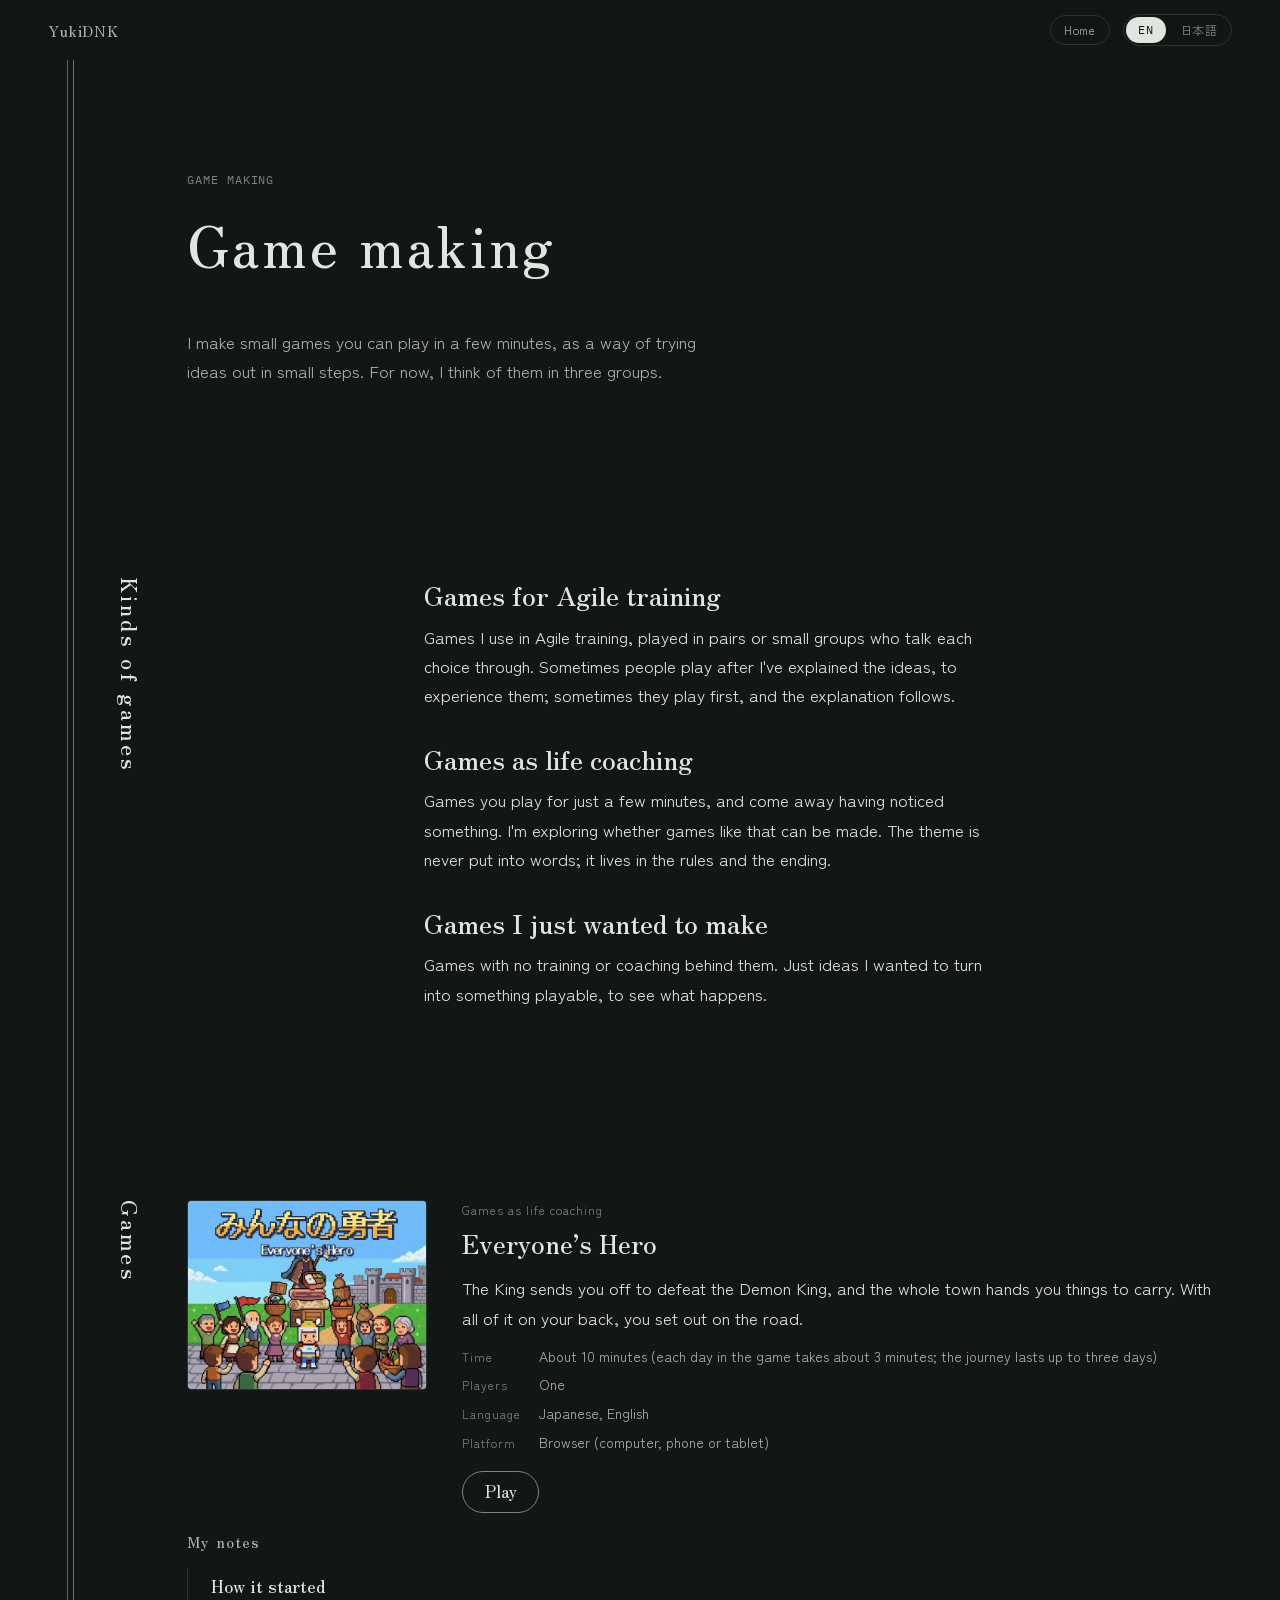
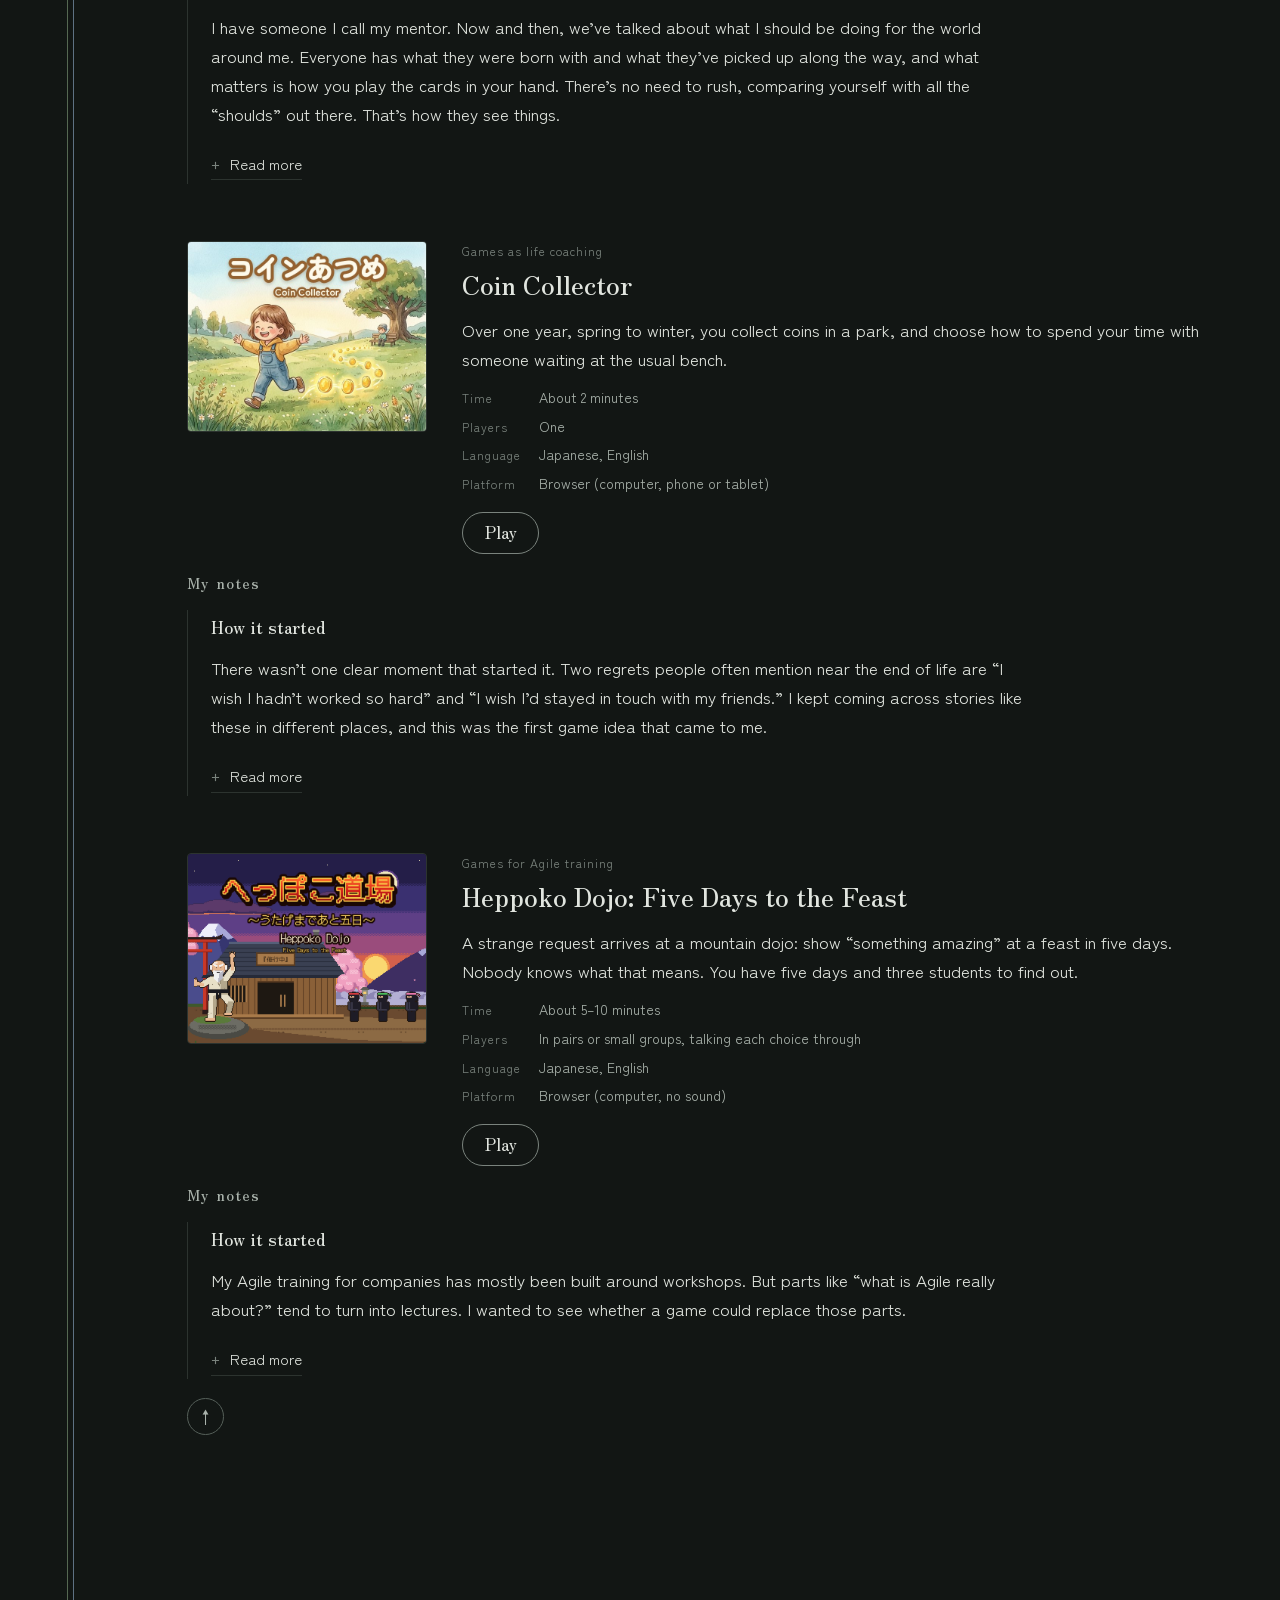
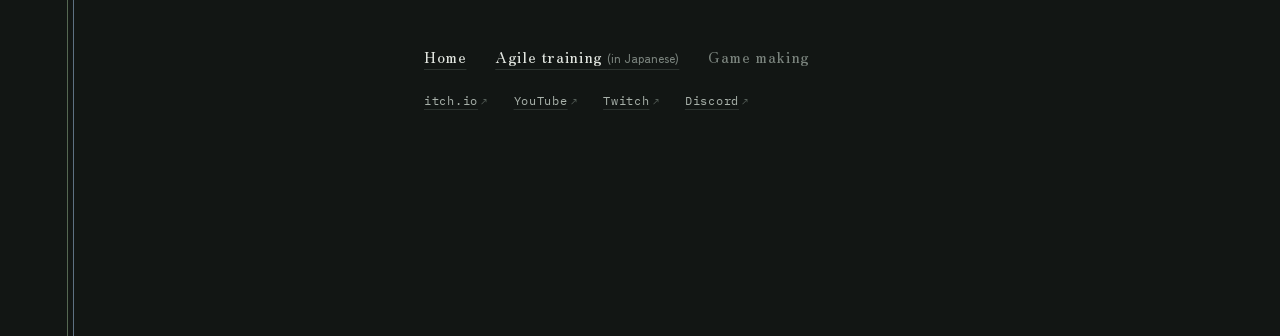
<file: games.html>
<!doctype html>
<html lang="ja" data-lang="ja" data-theme="dark">
<head>
<meta charset="utf-8">
<meta name="viewport" content="width=device-width, initial-scale=1, viewport-fit=cover">
<title>Game making | YukiDNK</title>
<meta name="description" content="YukiDNKがつくる数分で遊べる小さなゲーム。アジャイル研修向けとライフコーチング体験の2種類。Small browser games by YukiDNK, for Agile training and as life coaching.">
<meta property="og:type" content="website">
<meta property="og:site_name" content="YukiDNK">
<meta property="og:locale" content="ja_JP">
<meta property="og:locale:alternate" content="en_US">
<meta property="og:title" content="Game making | YukiDNK">
<meta property="og:description" content="YukiDNKがつくる数分で遊べる小さなゲーム。アジャイル研修向けとライフコーチング体験の2種類。Small browser games by YukiDNK, for Agile training and as life coaching.">
<meta property="og:url" content="https://yukidnk.github.io/games.html">
<meta property="og:image" content="https://yukidnk.github.io/assets/img/yukidnk-og-games.png">
<meta property="og:image:width" content="1200">
<meta property="og:image:height" content="630">
<meta property="og:image:alt" content="ゲーム開発 / Game making | YukiDNK">
<meta name="twitter:card" content="summary_large_image">
<link rel="icon" type="image/png" sizes="64x64" href="assets/img/yukidnk-favicon.png">
<link rel="icon" type="image/png" sizes="192x192" href="assets/img/yukidnk-favicon-192.png">
<link rel="apple-touch-icon" sizes="180x180" href="assets/img/yukidnk-apple-touch.png">
<link rel="preconnect" href="https://fonts.googleapis.com">
<link rel="preconnect" href="https://fonts.gstatic.com" crossorigin>
<link rel="stylesheet" href="https://fonts.googleapis.com/css2?family=IBM+Plex+Mono:wght@300;400&family=Zen+Kaku+Gothic+New:wght@400;500;700&family=Zen+Old+Mincho:wght@500;600&display=swap">
<link rel="stylesheet" href="assets/css/style.css">
<script>(function(){var l=null;try{l=localStorage.getItem('ns-lang')}catch(e){}if(l!=='ja'&&l!=='en'){l='en'}var r=document.documentElement;r.setAttribute('data-lang',l);r.lang=l;})();</script>
<style>
/* ---------- training page: shares the tokens, header, sections and footer of the top page ---------- */

.sub .mark { opacity: 1; transform: none; }
.home {
  font: 400 .74rem/1 var(--sans);
  letter-spacing: .04em;
  padding: .5rem .85rem;
  border: 1px solid var(--rule);
  border-radius: 999px;
  color: var(--ink-2);
  text-decoration: none;
  transition: color .2s, border-color .2s;
}
.home:hover { color: var(--ink); border-color: var(--ink-3); }

/* the two lines, quiet and straight here */
.story.plain::before,
.story.plain::after {
  content: "";
  position: absolute;
  top: 0; bottom: 0;
  width: 1.35px;
  opacity: .55;
  pointer-events: none;
}
.story.plain::before { left: calc(var(--thread-w) * .34); background: var(--line-a); }
.story.plain::after  { left: calc(var(--thread-w) * .34 + 6px); background: var(--line-b); }

/* title */
.t-hero {
  display: grid;
  grid-template-columns: var(--hcol) minmax(0, 1fr);
  column-gap: var(--gap);
  padding-top: clamp(3rem, 9vw, 7rem);
}
.t-hero > * { grid-column: 2; }
.t-kicker {
  font: 400 .72rem/1.4 var(--mono);
  letter-spacing: .08em;
  color: var(--ink-3);
  margin-bottom: 1.2rem;
}
.t-title {
  font-family: var(--serif);
  font-weight: 500;
  font-size: clamp(2.3rem, 1.6rem + 3vw, 3.6rem);
  line-height: 1.25;
  letter-spacing: .04em;
}
.t-lead {
  max-width: 32rem;
  margin-top: clamp(2rem, 5vw, 3rem);
  color: var(--ink-2);
}

/* body column inside a section: a small label on the side, text in the reading column */
.t-block {
  display: grid;
  grid-template-columns: var(--side) minmax(0, var(--measure));
  column-gap: var(--gap);
  row-gap: 1rem;
  align-items: start;
}
/* the side label sits on the same baseline as the first line beside it */
.t-block { align-items: baseline; }
.t-block + .t-block { margin-top: clamp(3.5rem, 8vw, 5rem); }
.t-block > * { grid-column: 2; }
.t-side {
  grid-column: 1;
  grid-row: 1;
  font: 400 .72rem/1.6 var(--mono);
  letter-spacing: .06em;
  color: var(--ink-3);
}
.t-block h3 {
  font-family: var(--serif);
  font-weight: 600;
  font-size: clamp(1.3rem, 1.05rem + .9vw, 1.65rem);
  line-height: 1.4;
}
.t-note { color: var(--ink-2); font-size: .94rem; }

/* quiet lists: a small dot, like the lead on the top page */
.t-list { list-style: none; padding: 0; display: flex; flex-direction: column; gap: .55rem; }
.t-list li { position: relative; padding-left: 1.2rem; }
.t-list li::before {
  content: "";
  position: absolute;
  left: .1rem; top: .85em;
  width: 5px; height: 5px;
  border-radius: 50%;
  background: var(--line-a);
}
.t-list.b li::before { background: var(--line-b); }
.t-list.alt li:nth-child(even)::before { background: var(--line-b); }

.t-pair { display: grid; grid-template-columns: minmax(0, 1fr); gap: 1.8rem; margin-top: .4rem; }
.t-pair h4 {
  font-family: var(--serif);
  font-weight: 500;
  font-size: 1.05rem;
  margin: 0 0 .6rem;
}
.t-pair h4 small {
  font: 400 .7rem/1 var(--mono);
  letter-spacing: .08em;
  color: var(--ink-3);
  margin-left: .6rem;
}



.top-r { display: flex; align-items: center; gap: .8rem; }

/* the two kinds */
.g-kinds { display: grid; gap: 2rem; }
.g-kind h3 { margin-bottom: .45rem; }
.plain-link { text-decoration: none; }
.plain-link:hover { text-decoration: underline; text-decoration-color: var(--line-a); text-underline-offset: .35em; text-decoration-thickness: 1px; }

/* one game: a compact row that stays short as the list grows */
.g-list { display: flex; flex-direction: column; gap: clamp(2.6rem, 6vw, 3.6rem); }
.g-game {
  display: grid;
  grid-template-columns: minmax(0, 15rem) minmax(0, 1fr);
  column-gap: clamp(1.4rem, 3vw, 2.2rem);
  row-gap: 1rem;
  align-items: start;
}
.g-cover {
  position: relative;
  margin: 0;
  aspect-ratio: 630 / 500;
  border-radius: 4px;
  overflow: hidden;
  background: var(--paper-2);
  border: 1px solid var(--rule);
}
.g-cover img { position: absolute; inset: 0; display: block; width: 100%; height: 100%; object-fit: cover; }
.g-body { display: flex; flex-direction: column; gap: .8rem; min-width: 0; }
.g-kind-label { margin: 0 0 -.55rem; font-family: var(--sans); font-size: .76rem; letter-spacing: .08em; color: var(--ink-3); }
.g-title { font-family: var(--serif); font-weight: 600; font-size: clamp(1.3rem, 1.05rem + .9vw, 1.6rem); line-height: 1.4; }
.g-meta {
  display: grid;
  grid-template-columns: max-content minmax(0, 1fr);
  align-items: baseline;
  gap: .3rem 1.1rem;
  margin: 0;
  font-size: .88rem;
  line-height: 1.7;
}
.g-meta dt { font-family: var(--sans); font-size: .76rem; letter-spacing: .08em; color: var(--ink-3); }
.g-meta dd { margin: 0; color: var(--ink-2); }
.g-actions { display: flex; flex-wrap: wrap; align-items: center; gap: .8rem 1.4rem; margin-top: .2rem; }
.g-actions .door { font-size: 1.02rem; padding: .55em 1.3em .6em; }

/* the notes sit under the row, across its full width: the beginning shows, the rest folds */
.g-notes { grid-column: 1 / -1; }
.g-notes-label { font-family: var(--serif); font-weight: 600; font-size: .92rem; letter-spacing: .08em; color: var(--ink-2); }
.g-notes-body {
  margin-top: .9rem;
  padding: .2rem 0 .2rem 1.4rem;
  border-left: 1px solid var(--rule);
  display: flex; flex-direction: column; gap: 1.8rem;
  max-width: calc(15rem + 2.2rem + var(--measure));
}
.g-more { margin-top: -.6rem; }
.g-more summary {
  display: inline-flex; align-items: baseline; gap: .5rem;
  cursor: pointer; list-style: none;
  font-size: .92rem; color: var(--ink);
}
.g-more summary::-webkit-details-marker { display: none; }
.g-more summary::before { content: "+"; font-family: var(--mono); color: var(--ink-3); display: inline-block; width: .8em; }
.g-more[open] summary::before { content: "\2212"; }
.g-more[open] summary { color: var(--ink-3); }
.g-more summary:hover { color: var(--ink); }
.g-more:not([open]) .when-open, .g-more[open] .when-closed { display: none; }
.g-note-out { font-size: .88rem; color: var(--ink-2); }
.g-note-out a { text-underline-offset: .3em; text-decoration-thickness: 1px; }
.g-more-body { margin-top: 1.6rem; display: flex; flex-direction: column; gap: 1.8rem; }
.g-note h4 { font-family: var(--serif); font-weight: 600; font-size: 1.05rem; margin: 0 0 .55rem; }
.g-note > * + * { margin-top: .7rem; }
.g-changed li b { font-weight: 500; }
.g-changed li .to { display: block; color: var(--ink-2); }

@media (max-width: 860px) {
  .t-hero { display: block; }
  .t-block { grid-template-columns: minmax(0, 1fr); }
  .t-block > * { grid-column: 1; }
  .t-side { grid-row: auto; }
  .story.plain::before { left: 9px; }
  .story.plain::after  { left: 15px; }
}
@media (max-width: 620px) {
  .g-game { grid-template-columns: minmax(0, 1fr); }
  .g-cover { max-width: 22rem; }
  .g-notes-body { padding-left: 1rem; }
}
@media (max-width: 520px) {
  .top-r .home { display: none; }
}
</style>
</head>
<body class="sub" id="top">

<header class="top">
  <a class="mark" href="index.html">YukiDNK</a>
  <div class="top-r">
    <a class="home" href="index.html"><span lang="ja">ホームへ</span><span lang="en">Home</span></a>
    <div class="lang" role="group" aria-label="Language / 言語">
      <button type="button" data-set-lang="en" aria-pressed="true" lang="en" class="keep">EN</button>
      <button type="button" data-set-lang="ja" aria-pressed="false" lang="ja" class="keep ja">日本語</button>
    </div>
  </div>
</header>

<div class="story plain">
<main>

<section class="t-hero" aria-labelledby="t-title">
  <p class="t-kicker">GAME MAKING</p>
  <h1 class="t-title" id="t-title"><span lang="ja">ゲーム開発</span><span lang="en">Game making</span></h1>
  <p class="t-lead" lang="ja">数分で遊べる小さなゲームをつくりながらアイデアを小さく試しています。今は3つに分けて考えています。</p>
  <p class="t-lead" lang="en">I make small games you can play in a few minutes, as a way of trying ideas out in small steps. For now, I think of them in three groups.</p>
</section>

<section class="sec" aria-labelledby="h-kinds">
  <h2 class="sh" id="h-kinds"><span lang="ja">ゲームの種類</span><span lang="en">Kinds of games</span></h2>
  <div class="sbody">
    <div class="t-block">
      <div class="g-kinds">
        <div class="g-kind">
          <h3><span lang="ja">アジャイル研修向けゲーム</span><span lang="en">Games for Agile training</span></h3>
          <p lang="ja">アジャイル研修の中で2人1組や少人数のグループで相談しながら遊べるゲームです。考え方を説明したあとに体験として遊んでもらうことも、先に遊んでから説明につなげることもあります。</p>
          <p lang="en">Games I use in Agile training, played in pairs or small groups who talk each choice through. Sometimes people play after I've explained the ideas, to experience them; sometimes they play first, and the explanation follows.</p>
        </div>
        <div class="g-kind">
          <h3><span lang="ja">ライフコーチング体験ゲーム</span><span lang="en">Games as life coaching</span></h3>
          <p lang="ja">数分遊んだあとに、ふと何かに気づける。そんなゲームがつくれないかを探っています。テーマは言葉にせず、ルールと結末に込めています。</p>
          <p lang="en">Games you play for just a few minutes, and come away having noticed something. I'm exploring whether games like that can be made. The theme is never put into words; it lives in the rules and the ending.</p>
        </div>
        <div class="g-kind">
          <h3><span lang="ja">つくってみたかったゲーム</span><span lang="en">Games I just wanted to make</span></h3>
          <p lang="ja">研修やコーチングのためではなく、ただつくってみたかったゲームです。思いついたことを遊べる形にして試しています。</p>
          <p lang="en">Games with no training or coaching behind them. Just ideas I wanted to turn into something playable, to see what happens.</p>
        </div>
      </div>
    </div>
  </div>
</section>

<section class="sec" id="games" aria-labelledby="h-games">
  <h2 class="sh" id="h-games"><span lang="ja">ゲーム</span><span lang="en">Games</span></h2>
  <div class="sbody">
    <div class="g-list">
    <article class="g-game" id="everyones-hero">
      <figure class="g-cover"><img src="assets/img/games/everyones-hero-cover.jpg" alt="" data-alt-ja="みんなの勇者 のカバー画像" data-alt-en="Cover of Everyone’s Hero" loading="lazy"></figure>
      <div class="g-body">
        <p class="g-kind-label"><span lang="ja">ライフコーチング体験ゲーム</span><span lang="en">Games as life coaching</span></p>
        <h3 class="g-title"><span lang="ja">みんなの勇者</span><span lang="en">Everyone’s Hero</span></h3>
        <p lang="ja">王様に「魔王をたおしてまいれ」と送り出され、町の人たちから次々に荷物をわたされた勇者として旅に出るゲームです。</p>
        <p lang="en">The King sends you off to defeat the Demon King, and the whole town hands you things to carry. With all of it on your back, you set out on the road.</p>
        <dl class="g-meta">
          <dt><span lang="ja">時間</span><span lang="en">Time</span></dt><dd><span lang="ja">約10分（ゲームの中の1日が約3分。旅は長くて3日）</span><span lang="en">About 10 minutes (each day in the game takes about 3 minutes; the journey lasts up to three days)</span></dd>
          <dt><span lang="ja">人数</span><span lang="en">Players</span></dt><dd><span lang="ja">一人</span><span lang="en">One</span></dd>
          <dt><span lang="ja">言語</span><span lang="en">Language</span></dt><dd><span lang="ja">日本語・英語</span><span lang="en">Japanese, English</span></dd>
          <dt><span lang="ja">環境</span><span lang="en">Platform</span></dt><dd><span lang="ja">ブラウザ（PC・スマホ・タブレット）</span><span lang="en">Browser (computer, phone or tablet)</span></dd>
        </dl>
        <p class="g-actions"><a class="door" href="https://yukidnk.itch.io/everyones-hero" target="_blank" rel="noopener"><span lang="ja">遊んでみる</span><span lang="en">Play</span></a></p>
      </div>
      <div class="g-notes">
        <p class="g-notes-label"><span lang="ja">制作メモ</span><span lang="en">My notes</span></p>
        <div class="g-notes-body">
          <div class="g-note">
            <h4><span lang="ja">生まれたきっかけ</span><span lang="en">How it started</span></h4>
            <p lang="ja">私には師匠と呼んでいる人がいます。その人とは折にふれて「自分は社会のために何をしていけばいいんだろう」と語り合ってきました。だれにでも持って生まれたものとこれまでに手に入れてきたものがあって、大事なのはその手持ちの札をどう生かすか。世の中にあふれる「こうあるべき」と比べて焦る必要はない。そんな考えの人です。</p>
            <p lang="en">I have someone I call my mentor. Now and then, we’ve talked about what I should be doing for the world around me. Everyone has what they were born with and what they’ve picked up along the way, and what matters is how you play the cards in your hand. There’s no need to rush, comparing yourself with all the “shoulds” out there. That’s how they see things.</p>
          </div>
          <details class="g-more">
            <summary><span class="when-closed"><span lang="ja">続きを読む</span><span lang="en">Read more</span></span><span class="when-open"><span lang="ja">閉じる</span><span lang="en">Close</span></span></summary>
            <div class="g-more-body">
          <div class="g-note">
            <p lang="ja">自分がコーチとして人の話を聞く側になると、相手の中にもそうした「こうあるべき」が見えることがあります。「なぜそう思うんでしょうね」とたずねていくと、その人がふと答えにつまり「言われてみればなぜだろう」とハッとした顔になる。だれかから借りた思いこみに遊びながら気づけないか。それがこのゲームの始まりです。</p>
            <p lang="en">When I’m the one listening as a coach, I sometimes see those “shoulds” in the other person, too. If I keep asking, “Why do you think that is?”, they may stop short, and their face says, “Now that you mention it, why do I?” I wondered if a game could help you notice beliefs you’ve borrowed from someone else, just by playing. That is how this game began.</p>
          </div>
          <div class="g-note">
            <h4><span lang="ja">隠されたテーマ</span><span lang="en">The hidden theme</span></h4>
            <p lang="ja">「全部持たなくていい。手放すと、だれかのところへ巡っていく」。そして、その手前にある「自分に合うものを選べばいい」。これが、このゲームの隠されたテーマです。伝説のつるぎやよろいは、いかにも勇者らしい装備ですが、主人公に合うとはかぎりません。「勇者ならこうするはず」とまねをして合わない物まで持つと、体が重くなって思うように進めなくなります。「手放す」「身軽」のような答えになる言葉は、題名にもゲームの中にも入れていません。「みんなの勇者」という題名は、遊ぶ前は明るく聞こえ、遊んだあとは、みんなの期待を背負わされた勇者の話として少しちがって聞こえるように選びました。</p>
            <p lang="en">“You don’t have to carry it all. What you let go finds its way to someone else.” And, just before that: “Choose what fits you.” These are the hidden themes of this game. A legendary sword and armor are just what a hero should have, but they may not fit you. If you copy what a hero “should” do and carry things that don’t fit, you get heavy and can’t move the way you want. Words that would spoil it, like “let go” or “travel light”, appear nowhere in the title or the game. I chose the title “Everyone’s Hero” because it sounds cheerful before you play. After you play, it may sound like the story of a hero weighed down by everyone’s expectations.</p>
          </div>
          <div class="g-note">
            <h4><span lang="ja">ゲームの仕組みに込めた思い</span><span lang="en">What I put into it</span></h4>
            <ul class="t-list alt" lang="ja">
              <li>「勇者」という役目そのものが、最初にわたされるいちばん大きな荷物なのかもしれない。そう思って、3人とも本当は勇者ではないのに、みんなから「勇者」と呼ばれるようにしました。</li>
              <li>手放すことは、捨てることではない。自分に合わない物も、だれかにとっては宝物かもしれない。そう感じてほしくて、手放した物は通りがかった人が思いがけない使い方で喜ぶようにしました。</li>
              <li>重い荷物を持たされているのは、勇者だけではありません。魔王もまた、かんむりや「もっと魔王らしく」という責任をかかえています。だから魔王は、たおすのではなく、話を聞いたり、となりに座ったりできるようにしました。</li>
            </ul>
            <ul class="t-list alt" lang="en">
              <li>The role of “hero” may itself be the first, and heaviest, thing we are handed. So none of the three is really a hero, yet everyone calls you one.</li>
              <li>Letting go isn’t throwing away. What doesn’t fit you may be a treasure to someone else. So when you let something go, someone passing by finds an unexpected use for it, and is glad.</li>
              <li>The hero isn’t the only one given heavy things to carry. The Demon King carries them too: crowns, and the duty to act “more like a Demon King”. So instead of fighting him, you can listen to him or sit beside him.</li>
            </ul>
          </div>
          <div class="g-note">
            <h4><span lang="ja">試してみて分かったこと</span><span lang="en">What play-testing taught me</span></h4>
            <ul class="t-list alt g-changed" lang="ja">
              <li><b>文章だけで試しに遊んでみた時は、道で人に会うたびに話が止まって、どうするかを選ぶ形でした。</b><span class="to">毎回聞かれると「全員を助けなきゃ」という気持ちになってしまうのでやめて、道で出会う人たちは、ただ道ばたにいるだけにしました。素通りも、ひとつの旅の形です。</span></li>
              <li><b>主人公はゲーム側で決める形にしていました。生まれ持ったものは、自分では選べないからです。</b><span class="to">でも、2回目からはゲームとしても楽しんでほしいと思い、一度最後まで遊んだあとは主人公を3人から選べるようにしました。1回目は選べないことを体験し、2回目からは自分に合う旅人を選べます。</span></li>
              <li><b>町の人の引きとめを本心の心配や悲しさだけにしていました。</b><span class="to">「みんなそう言ってるよ」のように、「みんな」を持ち出して人を動かそうとする言葉は、世の中によくあります。でも、その「みんな」とは、いったいだれなのか。ふと立ち止まって考えるきっかけになればと思い、「みんな」を持ち出す人を半分だけ加えました。全員が言うとわざとらしくなってしまう一方、半分くらいであれば「みんな」の不思議さが際立つと考えたからです。</span></li>
            </ul>
            <ul class="t-list alt g-changed" lang="en">
              <li><b>When I first tested the game in text only, the story stopped every time you met someone on the road, and asked what you’d do.</b><span class="to">Being asked every time made it feel like you had to help everyone, so now the people you meet simply wait by the road. Walking past is one way to travel, too.</span></li>
              <li><b>You could never choose your traveler, because we don’t choose what we’re born with.</b><span class="to">But I also wanted the game to be fun to play again, so once you’ve played it through, you can choose from the three. The first time, you can’t choose; after that, you can pick the one who fits you.</span></li>
              <li><b>The townspeople held you back only out of honest worry or sadness.</b><span class="to">People often try to persuade us with “everyone”: “Everyone says so.” But who is “everyone,” really? I wanted players to stop and wonder about that, so I added “everyone” to half of the townspeople. I felt that if all of them said it, it would feel forced, and that with only half, the strangeness of “everyone” would stand out more.</span></li>
            </ul>
          </div>
          <div class="g-note">
            <h4><span lang="ja">遊んだあとに</span><span lang="en">After you play</span></h4>
            <p lang="ja">かかえている荷物はどこから来たのか、何のために持っているのか。ゆっくり眺めてみてください。</p>
            <p lang="en">Where did the things you carry come from, and what are you carrying them for? Take your time and have a look.</p>
          </div>
          <p class="g-note-out"><span lang="ja">ゲームづくりの舞台裏は<a href="https://note.com/yukidnk/n/na37376e5d85e" target="_blank" rel="noopener">note</a>に書いています。</span><span lang="en">The behind-the-scenes story is in <a href="https://yukidnk.itch.io/everyones-hero/devlog/1690483/who-is-everyone-in-everyone-does-it-i-made-a-game-about-it-in-the-shape-of-a-classic-rpg" target="_blank" rel="noopener">the devlog</a>.</span></p>
            </div>
          </details>
        </div>
      </div>
    </article>
    <article class="g-game" id="coin-collector">
      <figure class="g-cover"><img src="assets/img/games/coin-collector-cover.jpg" alt="" data-alt-ja="コインあつめ のカバー画像" data-alt-en="Cover of Coin Collector" loading="lazy"></figure>
      <div class="g-body">
        <p class="g-kind-label"><span lang="ja">ライフコーチング体験ゲーム</span><span lang="en">Games as life coaching</span></p>
        <h3 class="g-title"><span lang="ja">コインあつめ</span><span lang="en">Coin Collector</span></h3>
        <p lang="ja">春・夏・秋・冬の1年のあいだ、公園でコインを集めながら、いつものベンチで待っている人との時間をどう使うかを選ぶゲームです。</p>
        <p lang="en">Over one year, spring to winter, you collect coins in a park, and choose how to spend your time with someone waiting at the usual bench.</p>
        <dl class="g-meta">
          <dt><span lang="ja">時間</span><span lang="en">Time</span></dt><dd><span lang="ja">約2分</span><span lang="en">About 2 minutes</span></dd>
          <dt><span lang="ja">人数</span><span lang="en">Players</span></dt><dd><span lang="ja">一人</span><span lang="en">One</span></dd>
          <dt><span lang="ja">言語</span><span lang="en">Language</span></dt><dd><span lang="ja">日本語・英語</span><span lang="en">Japanese, English</span></dd>
          <dt><span lang="ja">環境</span><span lang="en">Platform</span></dt><dd><span lang="ja">ブラウザ（PC・スマホ・タブレット）</span><span lang="en">Browser (computer, phone or tablet)</span></dd>
        </dl>
        <p class="g-actions"><a class="door" href="https://yukidnk.itch.io/coin-collector" target="_blank" rel="noopener"><span lang="ja">遊んでみる</span><span lang="en">Play</span></a></p>
      </div>
      <div class="g-notes">
        <p class="g-notes-label"><span lang="ja">制作メモ</span><span lang="en">My notes</span></p>
        <div class="g-notes-body">
          <div class="g-note">
            <h4><span lang="ja">生まれたきっかけ</span><span lang="en">How it started</span></h4>
            <p lang="ja">これという一つのきっかけがあったわけではありません。人生の最期によく聞かれる後悔に「働きすぎなければよかった」「友だちと連絡を取り続ければよかった」という言葉があります。そうした話にいろいろな所でふれるうちに最初に頭に浮かんだのがこのゲームでした。</p>
            <p lang="en">There wasn’t one clear moment that started it. Two regrets people often mention near the end of life are “I wish I hadn’t worked so hard” and “I wish I’d stayed in touch with my friends.” I kept coming across stories like these in different places, and this was the first game idea that came to me.</p>
          </div>
          <details class="g-more">
            <summary><span class="when-closed"><span lang="ja">続きを読む</span><span lang="en">Read more</span></span><span class="when-open"><span lang="ja">閉じる</span><span lang="en">Close</span></span></summary>
            <div class="g-more-body">
          <div class="g-note">
            <h4><span lang="ja">隠されたテーマ</span><span lang="en">The hidden theme</span></h4>
            <p lang="ja">「幸せは、遠くではなく、すぐ近くにある」。これが、このゲームの隠されたテーマです。ゲームの中には、このテーマも「幸せはすぐ隣に」という名前も出てきません。題名は「コインあつめ」、説明は「コインをたくさん集めよう」だけです。エンディングで本当の題名を明かす案もありましたが、テーマを言葉にしてしまうのでやめました。</p>
            <p lang="en">“Happiness isn’t far away; it’s right beside you.” That is the hidden theme of this game. Neither the theme nor the name “Happiness Is Right Beside You” appears in the game. The title is just “Coin Collector”, and the only instruction is to collect as many coins as you can. I once planned to show a “real” title at the ending, but dropped it because it would put the theme into words.</p>
          </div>
          <div class="g-note">
            <h4><span lang="ja">ゲームの仕組みに込めた思い</span><span lang="en">What I put into it</span></h4>
            <ul class="t-list alt" lang="ja">
              <li>大切な人との時間は、当たり前になってしまって見すごしやすい。だから話しかけてくる人たちは通知音つきでにぎやかにして、大切な人は季節に1回、小さな声で「ねえ、今から会える？」と呼ぶだけにしました。</li>
              <li>ふだんの生活でもお金を稼ぐことは大切で、仕事に打ち込む時期があってもいいと思っています。だからゲームの中でもコインを集める楽しさは否定せず、集めたコインの最高記録が残るようにしました。</li>
              <li>絵では、主人公は女の子、ベンチで待っているのは男の子です。でも、ふたりの関係は決めていません。恋人でも、友だちでも、家族でもいい。ベンチの男の子に、あなたにとって大切な人を重ねてもらえたらと思っています。</li>
            </ul>
            <ul class="t-list alt" lang="en">
              <li>It is easy to take time with the people who matter for granted. So the people who call out to you are loud, with notification sounds, while the person who matters calls just once a season, quietly: “Hey, can you come now?”</li>
              <li>In real life, earning money matters too, and there can be times to focus on work. So I didn’t want the game to look down on the fun of collecting coins. That is why it keeps your best record.</li>
              <li>In the pictures, you play a girl, and a boy waits at the bench. But their relationship is never named. He could be a partner, a friend, or family. I hope you can see someone who matters to you in him.</li>
            </ul>
          </div>
          <div class="g-note">
            <h4><span lang="ja">試してみて分かったこと</span><span lang="en">What play-testing taught me</span></h4>
            <ul class="t-list alt g-changed" lang="ja">
              <li><b>大切な人がだんだん離れて、最後にはいなくなる形にしていました。</b><span class="to">正解と不正解があるように見えてしまうのでやめて、寂しそうになるだけにしました。</span></li>
              <li><b>関係の深さをバーで見せていました。</b><span class="to">数字で見えると「気づいたときにはもう遅い」が成り立たないのでやめて、表情と色だけで伝えることにしました。</span></li>
              <li><b>恋愛の誘いも入れていました。</b><span class="to">どう演出しても浮気に見えてしまうことと、恋をする相手の性別を決めたくなかったことからやめました。</span></li>
            </ul>
            <ul class="t-list alt g-changed" lang="en">
              <li><b>The person slowly drifted away and finally left.</b><span class="to">That made it look as if there were right and wrong ways to play, so now they only look lonely.</span></li>
              <li><b>A bar showed how close you were.</b><span class="to">If you can see it as a number, “by the time you notice, it's too late” no longer works, so it's shown only through face and color.</span></li>
              <li><b>There were romantic invitations too.</b><span class="to">However I presented them, they looked like cheating, and I didn’t want to decide the gender of a possible partner, so I took them out.</span></li>
            </ul>
          </div>
          <div class="g-note">
            <h4><span lang="ja">遊んだあとに</span><span lang="en">After you play</span></h4>
            <p lang="ja">何かを選べばほかの何かは選べません。仕事も付き合いもSNSもそれぞれに価値があります。ふとだれかの顔が浮かんだら、久しぶりに連絡してみてください。</p>
            <p lang="en">Choosing one thing means not choosing another. Work, friends, and social media all have their value. If someone comes to mind, why not get in touch? It may have been a while.</p>
          </div>
          <p class="g-note-out"><span lang="ja">ゲームづくりの舞台裏は<a href="https://note.com/yukidnk/n/na8d038070e01" target="_blank" rel="noopener">note</a>に書いています。</span><span lang="en">The behind-the-scenes story is in <a href="https://yukidnk.itch.io/coin-collector/devlog/1690295/how-many-coins-does-a-memory-cost-i-made-a-game-in-a-day-then-cut-the-price-from-30-to-3" target="_blank" rel="noopener">the devlog</a>.</span></p>
            </div>
          </details>
        </div>
      </div>
    </article>
    <article class="g-game" id="heppoko-dojo">
      <figure class="g-cover"><img src="assets/img/games/heppoko-dojo-cover.png" alt="" data-alt-ja="へっぽこ道場 ～うたげまであと五日～ のカバー画像" data-alt-en="Cover of Heppoko Dojo: Five Days to the Feast" loading="lazy"></figure>
      <div class="g-body">
        <p class="g-kind-label"><span lang="ja">アジャイル研修向けゲーム</span><span lang="en">Games for Agile training</span></p>
        <h3 class="g-title"><span lang="ja">へっぽこ道場 ～うたげまであと五日～</span><span lang="en">Heppoko Dojo: Five Days to the Feast</span></h3>
        <p lang="ja">山奥の道場に「5日後のうたげで、すごいものを見せてほしい」という依頼が届きます。それが何なのか分からないまま、3人の弟子と5日間を過ごすゲームです。</p>
        <p lang="en">A strange request arrives at a mountain dojo: show “something amazing” at a feast in five days. Nobody knows what that means. You have five days and three students to find out.</p>
        <dl class="g-meta">
          <dt><span lang="ja">時間</span><span lang="en">Time</span></dt><dd><span lang="ja">約5〜10分</span><span lang="en">About 5–10 minutes</span></dd>
          <dt><span lang="ja">人数</span><span lang="en">Players</span></dt><dd><span lang="ja">2人1組や少人数のグループで相談しながら</span><span lang="en">In pairs or small groups, talking each choice through</span></dd>
          <dt><span lang="ja">言語</span><span lang="en">Language</span></dt><dd><span lang="ja">日本語・英語</span><span lang="en">Japanese, English</span></dd>
          <dt><span lang="ja">環境</span><span lang="en">Platform</span></dt><dd><span lang="ja">ブラウザ（PC、音は出ません）</span><span lang="en">Browser (computer, no sound)</span></dd>
        </dl>
        <p class="g-actions"><a class="door" href="https://yukidnk.itch.io/heppoko-dojo" target="_blank" rel="noopener"><span lang="ja">遊んでみる</span><span lang="en">Play</span></a></p>
      </div>
      <div class="g-notes">
        <p class="g-notes-label"><span lang="ja">制作メモ</span><span lang="en">My notes</span></p>
        <div class="g-notes-body">
          <div class="g-note">
            <h4><span lang="ja">生まれたきっかけ</span><span lang="en">How it started</span></h4>
            <p lang="ja">企業向けのアジャイル研修はワークショップを中心に行ってきました。ただ、「アジャイルの本質とは何か」といったパートになると、どうしても座学っぽくなってしまいます。そこをゲームの体験に置き換えられないかと、実験してみました。</p>
            <p lang="en">My Agile training for companies has mostly been built around workshops. But parts like “what is Agile really about?” tend to turn into lectures. I wanted to see whether a game could replace those parts.</p>
          </div>
          <details class="g-more">
            <summary><span class="when-closed"><span lang="ja">続きを読む</span><span lang="en">Read more</span></span><span class="when-open"><span lang="ja">閉じる</span><span lang="en">Close</span></span></summary>
            <div class="g-more-body">
          <div class="g-note">
            <p lang="ja">ちなみに、体験してほしいのは次の3つです。</p>
            <ul class="t-list alt" lang="ja">
              <li>ぐるぐると、ちょっとずつ進める</li>
              <li>時間とリソースを固定し、その中で何をやるかを変える</li>
              <li>正解が分からないときにはフィードバックから学ぶ</li>
            </ul>
            <p lang="en">The game explores three ideas:</p>
            <ul class="t-list alt" lang="en">
              <li>Small steps and short feedback loops</li>
              <li>Fixed time and resources, with the scope allowed to change</li>
              <li>Learning from feedback when you don't know the answer in advance</li>
            </ul>
          </div>
          <div class="g-note">
            <h4><span lang="ja">研修での使い方</span><span lang="en">In a workshop</span></h4>
            <p lang="ja">考え方を説明したあとに体験として遊んでもらっても、先に遊んでもらってから説明につなげても使えます。遊んだあとは「どうでしたか？」とざっくり感想を聞くだけでも、どこまで伝わっているかが見えてきます。</p>
            <p lang="en">You can explain the ideas first and let people experience them in the game, or have them play first and lead into the explanation. Afterwards, simply asking “How was it?” is often enough to see how much has landed.</p>
          </div>
          <div class="g-note">
            <h4><span lang="ja">見た目について</span><span lang="en">About the look</span></h4>
            <p lang="ja">あえて少し粗い仕上がりにしています。動くものを早く見せて、反応から学ぶ。そんな感覚を体験しやすくするために、作り込みすぎないようにしています。</p>
            <p lang="en">It's a little rough on purpose. Showing something that works early, and learning from the reaction, is easier to feel when things aren't over-polished.</p>
          </div>
          <div class="g-note">
            <h4><span lang="ja">作り直した話</span><span lang="en">Starting over</span></h4>
            <p lang="ja">最初の版では教えたいことを全部入れようとして、両利きの経営の考え方まで盛り込むつもりでした。しかし、このままでは遊ぶ人にとって難しくなりすぎると思い、最初から作り直すことに。今度はコードを書く前に、AIとのチャットで文章だけのゲームとして遊び、ルールを確かめながら作ることにしました。意図したわけではありませんが、小さく試して反応から学ぶというこのゲームのテーマを、自分でも実践していたことになります。</p>
            <p lang="en">The first version tried to fit in everything I wanted to teach, even organizational ambidexterity. It was going to be far too hard to play, so I started over from scratch. This time, before writing any code, I played it as a text-only game in a chat with AI, checking the rules as I went. I hadn't planned it, but I was living the game's own theme: try small, and learn from the reaction.</p>
          </div>
          <p class="g-note-out"><span lang="ja">ゲームづくりの舞台裏は<a href="https://note.com/yukidnk/n/n7bda93e45d8b" target="_blank" rel="noopener">note</a>に書いています。</span><span lang="en">The behind-the-scenes story is in <a href="https://yukidnk.itch.io/heppoko-dojo/devlog/1690246/i-made-my-first-game-ever-then-rebuilt-the-whole-thing-the-next-day" target="_blank" rel="noopener">the devlog</a>.</span></p>
            </div>
          </details>
        </div>
      </div>
    </article>
    </div>
    <p class="t-back"><a class="back" href="#top"><span aria-hidden="true">↑</span><span class="vh"><span lang="ja">このページのトップへ</span><span lang="en">Back to top</span></span></a></p>
  </div>
</section>

</main>

<footer class="foot">
  <ul class="within" aria-label="YukiDNK">
    <li><a href="index.html"><span lang="ja">ホーム</span><span lang="en">Home</span></a></li>
    <li><a href="training.html"><span lang="ja">アジャイル研修</span><span lang="en">Agile training <small>(in Japanese)</small></span></a></li>
    <li><a href="games.html" aria-current="page"><span lang="ja">ゲーム開発</span><span lang="en">Game making</span></a></li>
  </ul>
  <ul class="elsewhere" aria-label="YukiDNK elsewhere">
    <li><a href="https://yukidnk.itch.io/" target="_blank" rel="noopener">itch.io</a></li>
    <li><a href="https://www.youtube.com/@YukiDNK" target="_blank" rel="noopener">YouTube</a></li>
    <li><a href="https://www.twitch.tv/YukiDNK" target="_blank" rel="noopener">Twitch</a></li>
    <li><a href="https://discord.com/invite/P5dFsZMVmX" target="_blank" rel="noopener">Discord</a></li>
  </ul>
  <div class="tail" aria-hidden="true"></div>
</footer>
</div>

<script>
(function () {
  var root = document.documentElement, KEY = 'ns-lang';
  function apply(l) {
    root.setAttribute('data-lang', l); root.lang = l;
    document.querySelectorAll('[data-set-lang]').forEach(function (b) { b.setAttribute('aria-pressed', String(b.getAttribute('data-set-lang') === l)); });
    document.querySelectorAll('img[data-alt-' + l + ']').forEach(function (i) { i.alt = i.getAttribute('data-alt-' + l); });
  }
  apply(root.getAttribute('data-lang') || 'en');
  document.addEventListener('click', function (e) {
    var b = e.target.closest('[data-set-lang]'); if (!b) return;
    var l = b.getAttribute('data-set-lang'); apply(l);
    try { localStorage.setItem(KEY, l); } catch (err) {}
  });
})();
</script>
</body>
</html>
</file>
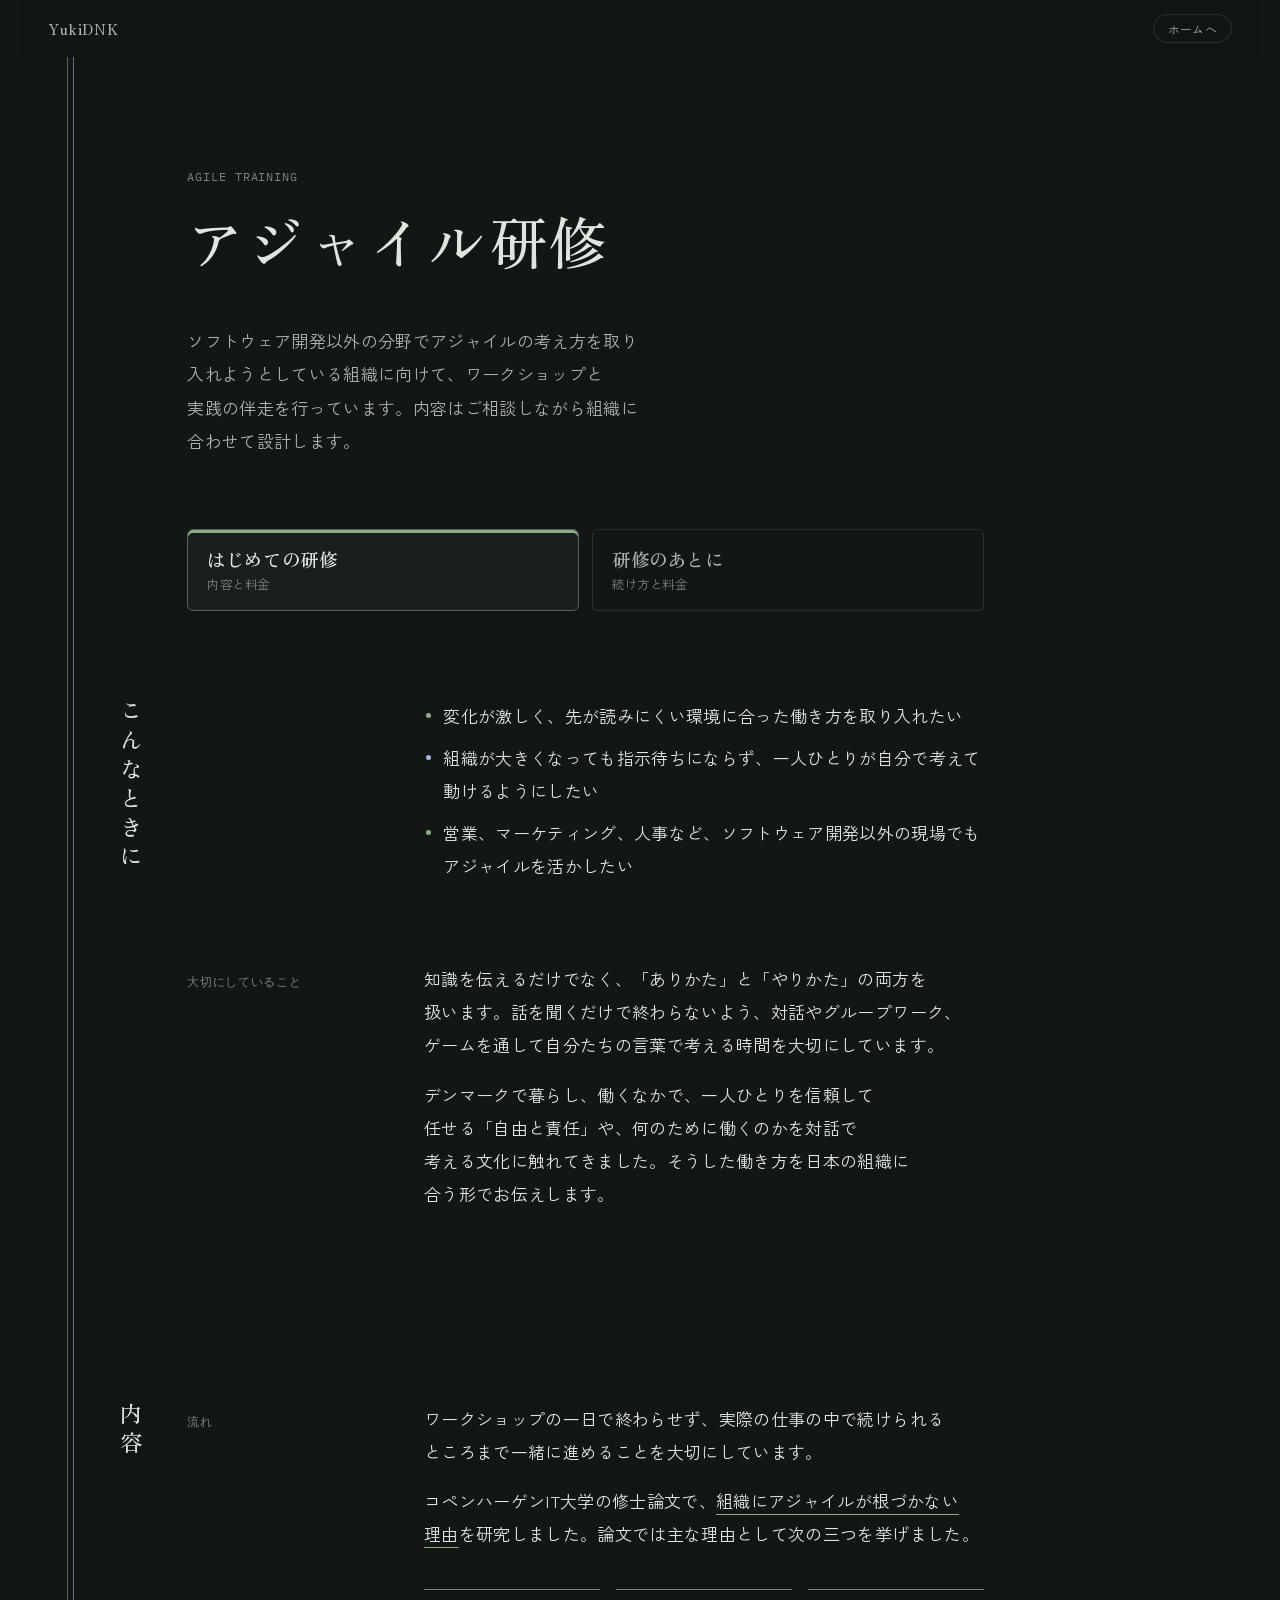
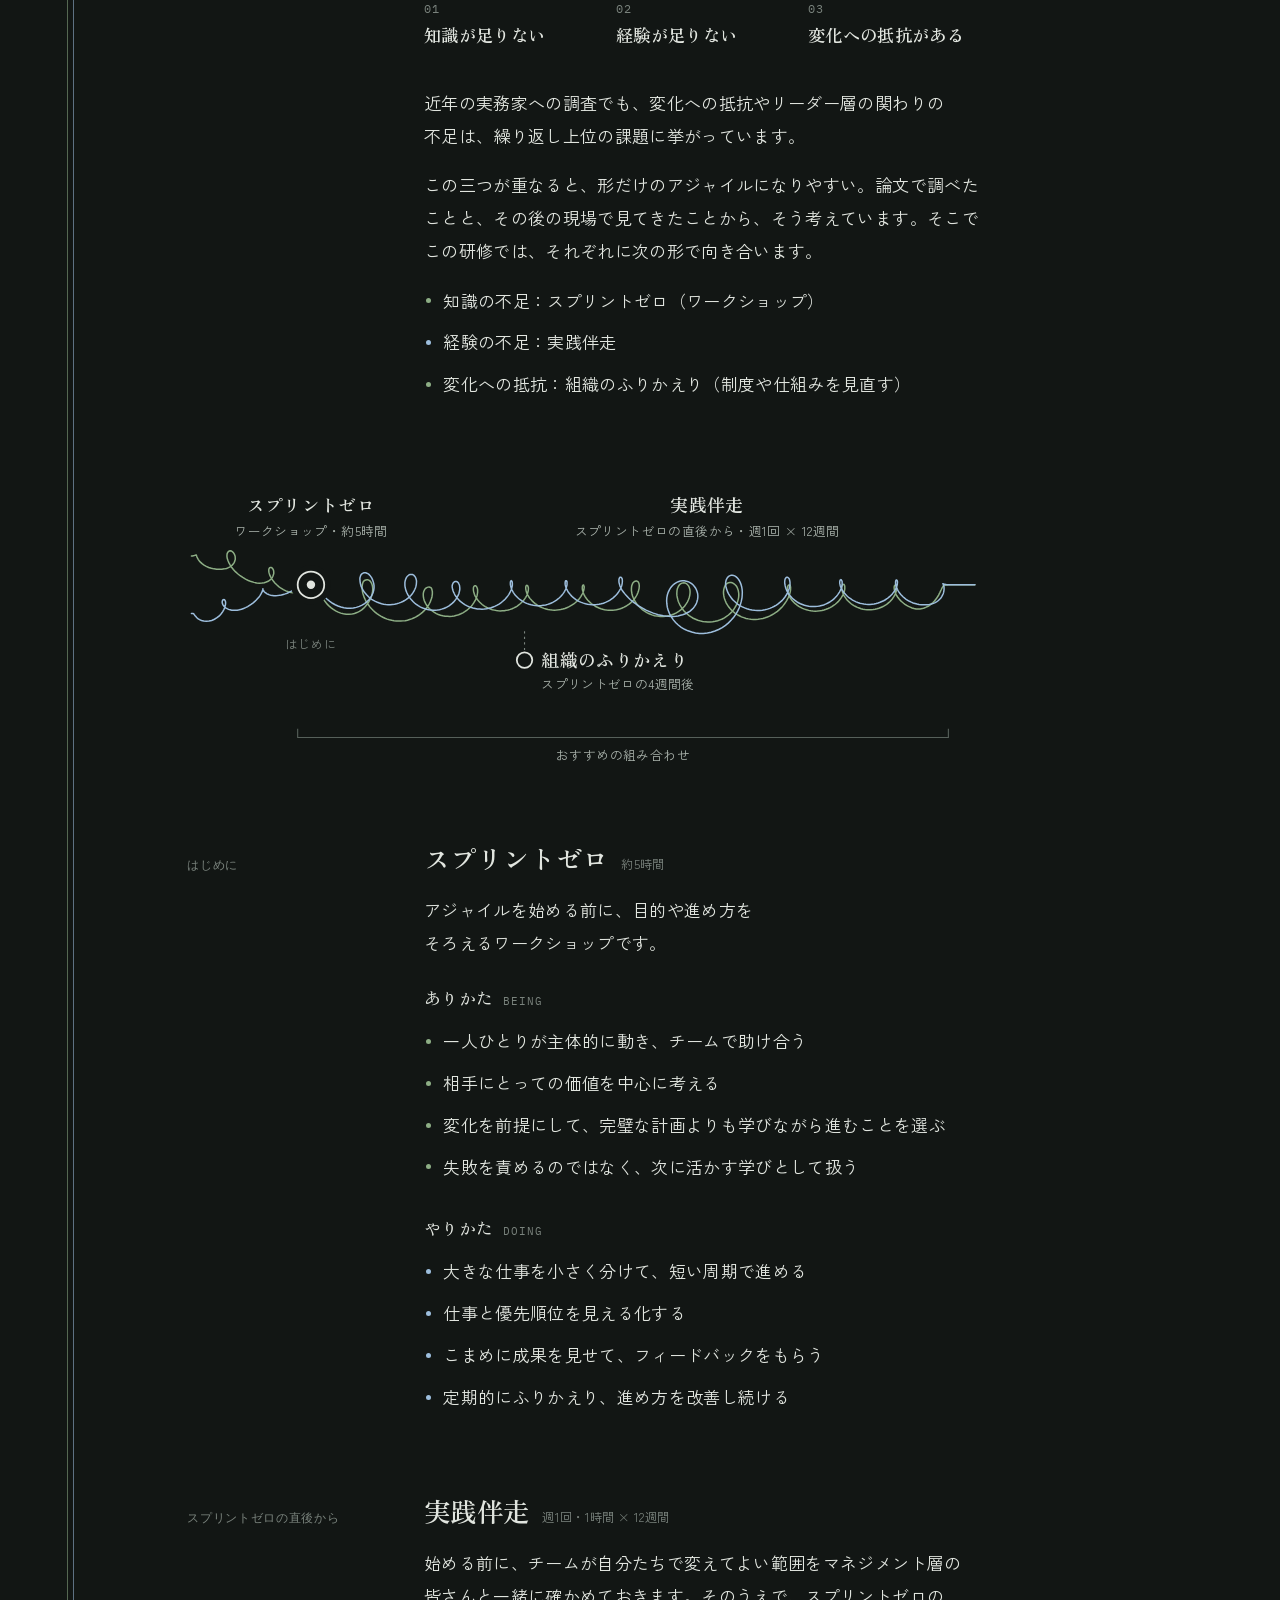
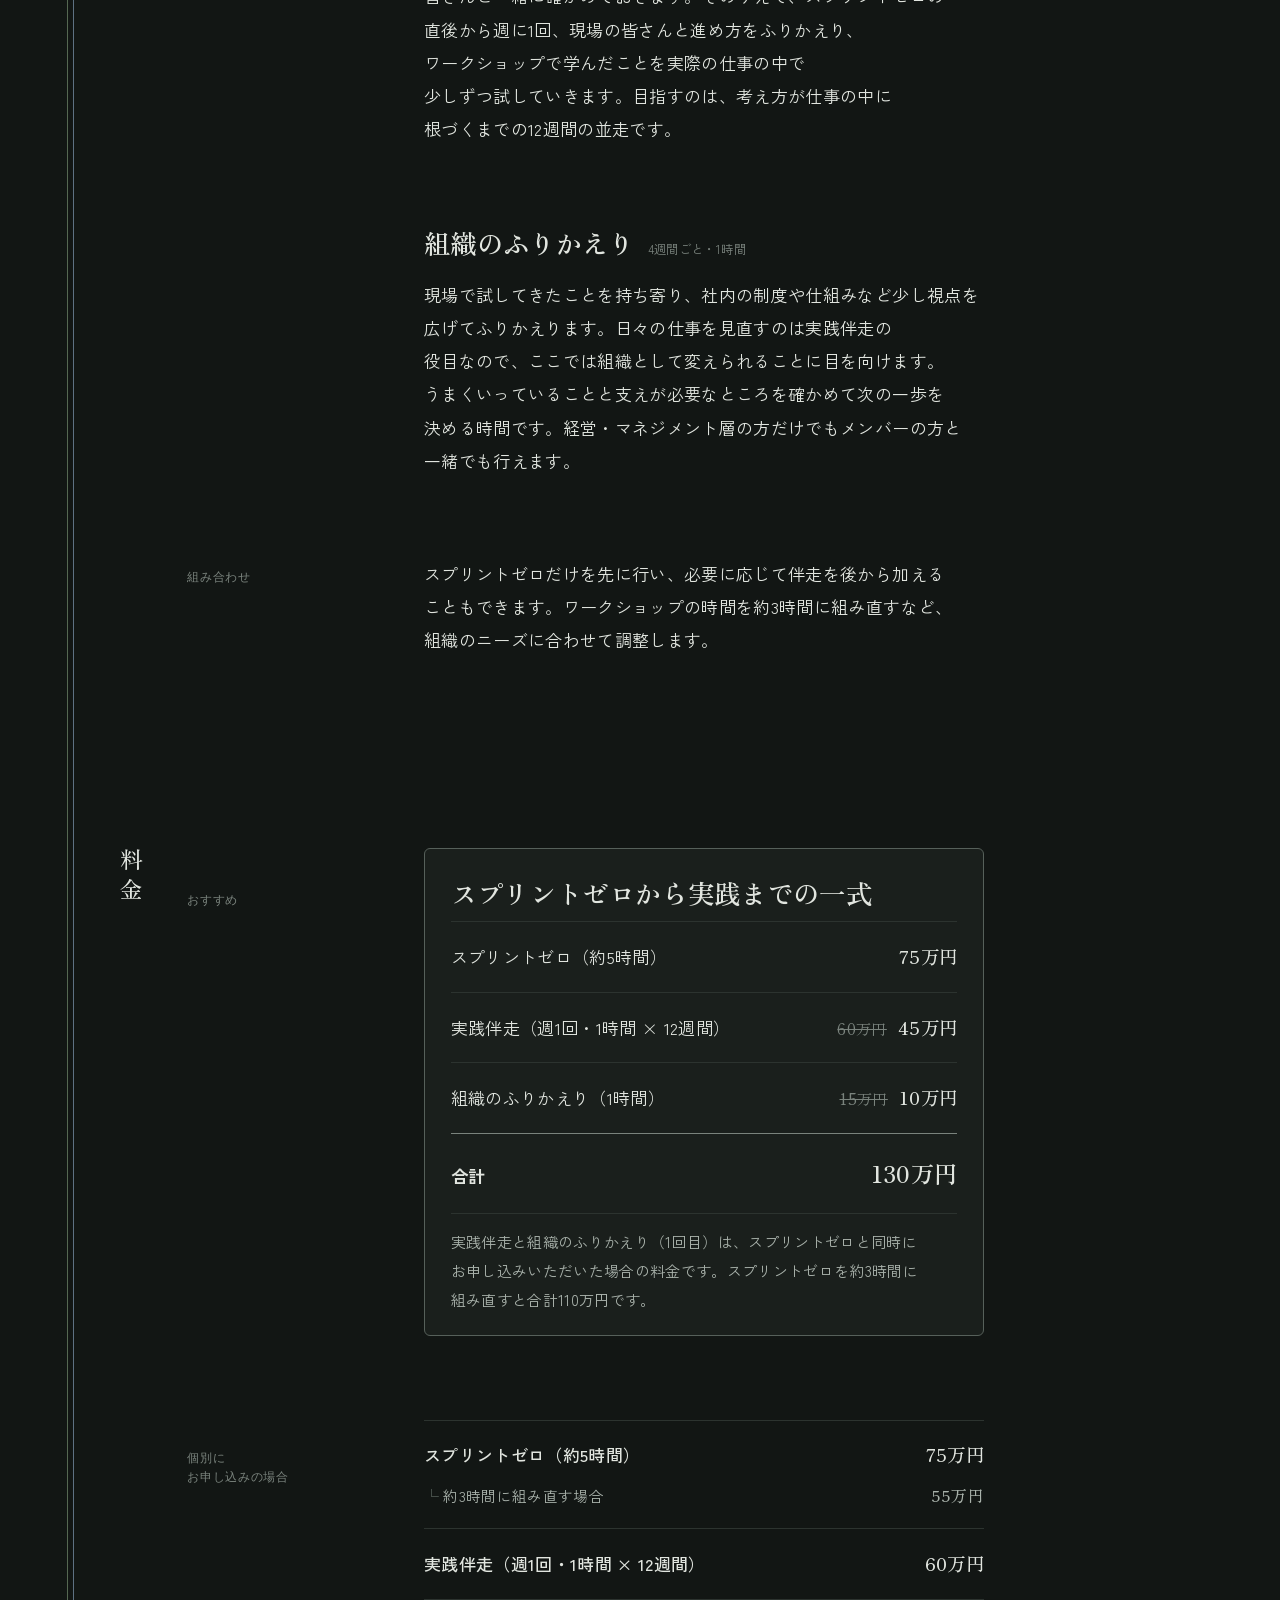
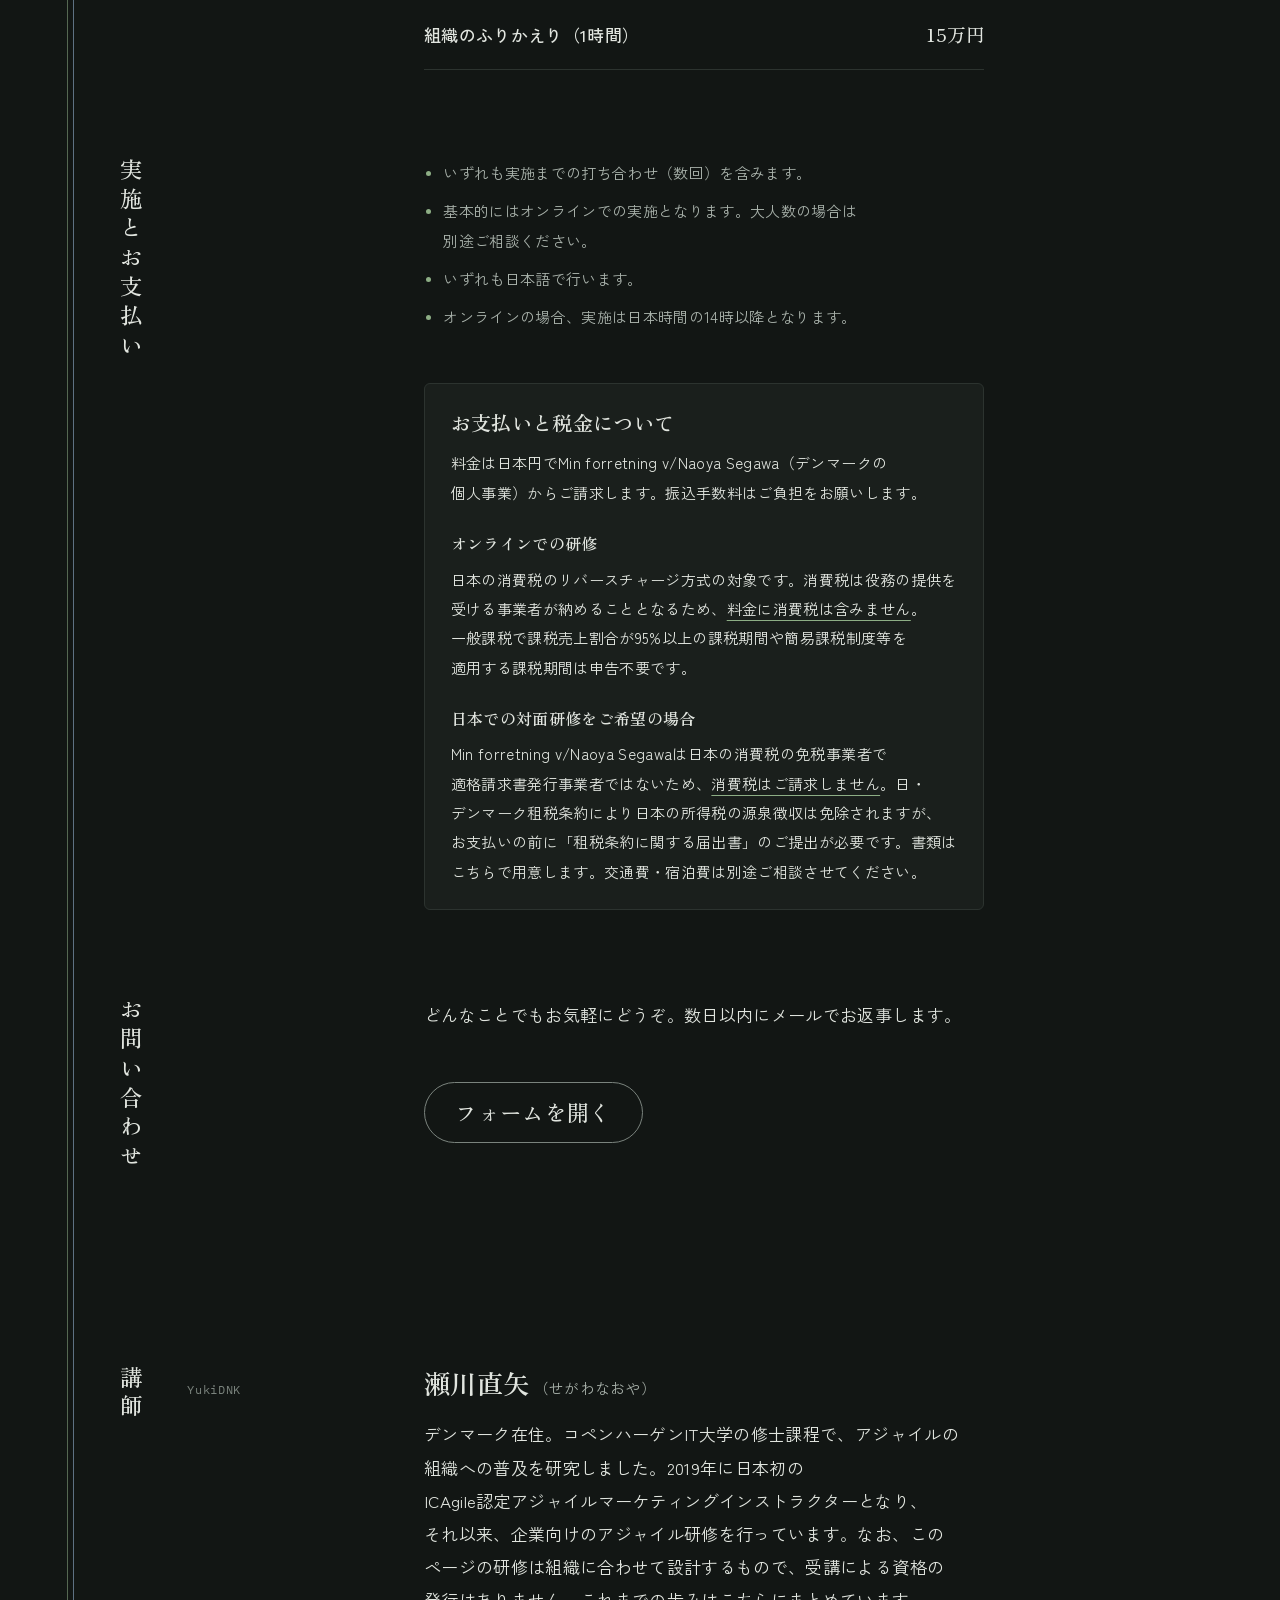
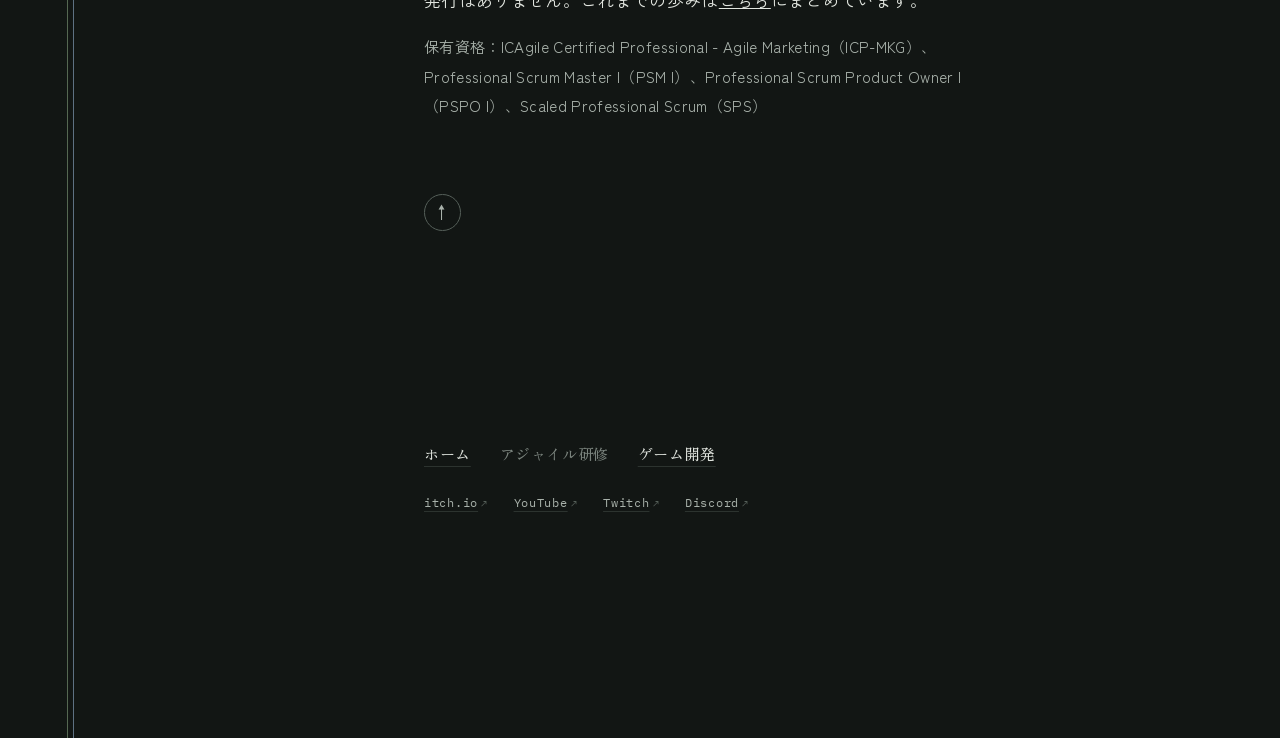
<file: training.html>
<!doctype html>
<html lang="ja" data-lang="ja" data-theme="dark">
<head>
<meta charset="utf-8">
<meta name="viewport" content="width=device-width, initial-scale=1, viewport-fit=cover">
<title>アジャイル研修 | 瀬川直矢</title>
<meta name="description" content="瀬川直矢によるアジャイル研修のご案内。ソフトウェア開発以外の分野でアジャイルを取り入れようとしている組織に向けた研修と実践の支援を行っています。">
<meta name="robots" content="noindex">
<meta property="og:type" content="website">
<meta property="og:site_name" content="YukiDNK">
<meta property="og:locale" content="ja_JP">
<meta property="og:title" content="アジャイル研修 | 瀬川直矢">
<meta property="og:description" content="瀬川直矢によるアジャイル研修のご案内。ソフトウェア開発以外の分野でアジャイルを取り入れようとしている組織に向けた研修と実践の支援を行っています。">
<meta property="og:url" content="https://yukidnk.github.io/training.html">
<meta property="og:image" content="https://yukidnk.github.io/assets/img/yukidnk-og-training.png">
<meta property="og:image:width" content="1200">
<meta property="og:image:height" content="630">
<meta property="og:image:alt" content="アジャイル研修 | 瀬川直矢">
<meta name="twitter:card" content="summary_large_image">
<link rel="icon" type="image/png" sizes="64x64" href="assets/img/yukidnk-favicon.png">
<link rel="icon" type="image/png" sizes="192x192" href="assets/img/yukidnk-favicon-192.png">
<link rel="apple-touch-icon" sizes="180x180" href="assets/img/yukidnk-apple-touch.png">
<link rel="preconnect" href="https://fonts.googleapis.com">
<link rel="preconnect" href="https://fonts.gstatic.com" crossorigin>
<link rel="stylesheet" href="https://fonts.googleapis.com/css2?family=IBM+Plex+Mono:wght@300;400&family=Zen+Kaku+Gothic+New:wght@400;500;700&family=Zen+Old+Mincho:wght@500;600&display=swap">
<link rel="stylesheet" href="assets/css/style.css">
<style>
/* ---------- training page: shares the tokens, header, sections and footer of the top page ---------- */

.sub .mark { opacity: 1; transform: none; }
.home {
  font: 400 .74rem/1 var(--sans);
  letter-spacing: .04em;
  padding: .5rem .85rem;
  border: 1px solid var(--rule);
  border-radius: 999px;
  color: var(--ink-2);
  text-decoration: none;
  transition: color .2s, border-color .2s;
}
.home:hover { color: var(--ink); border-color: var(--ink-3); }

/* the two lines, quiet and straight here */
.story.plain::before,
.story.plain::after {
  content: "";
  position: absolute;
  top: 0; bottom: 0;
  width: 1.35px;
  opacity: .55;
  pointer-events: none;
}
.story.plain::before { left: calc(var(--thread-w) * .34); background: var(--line-a); }
.story.plain::after  { left: calc(var(--thread-w) * .34 + 6px); background: var(--line-b); }

/* title */
.t-hero {
  display: grid;
  grid-template-columns: var(--hcol) minmax(0, 1fr);
  column-gap: var(--gap);
  padding-top: clamp(3rem, 9vw, 7rem);
}
.t-hero > * { grid-column: 2; }
.t-kicker {
  font: 400 .72rem/1.4 var(--mono);
  letter-spacing: .08em;
  color: var(--ink-3);
  margin-bottom: 1.2rem;
}
.t-title {
  font-family: var(--serif);
  font-weight: 500;
  font-size: clamp(2.3rem, 1.6rem + 3vw, 3.6rem);
  line-height: 1.25;
  letter-spacing: .04em;
}
.t-lead {
  max-width: 32rem;
  margin-top: clamp(2rem, 5vw, 3rem);
  color: var(--ink-2);
}

/* body column inside a section: a small label on the side, text in the reading column */
.t-block {
  display: grid;
  grid-template-columns: var(--side) minmax(0, var(--measure));
  column-gap: var(--gap);
  row-gap: 1rem;
  align-items: start;
}
/* the side label sits on the same baseline as the first line beside it */
.t-block { align-items: baseline; }
.t-block + .t-block { margin-top: clamp(3.5rem, 8vw, 5rem); }
.t-block > * { grid-column: 2; }
.t-side {
  grid-column: 1;
  grid-row: 1;
  font: 400 .72rem/1.6 var(--mono);
  letter-spacing: .06em;
  color: var(--ink-3);
}
.t-block h3 {
  font-family: var(--serif);
  font-weight: 600;
  font-size: clamp(1.3rem, 1.05rem + .9vw, 1.65rem);
  line-height: 1.4;
}
.t-note { color: var(--ink-2); font-size: .94rem; }
/* the three reasons: set apart from ordinary lists */
.t-mark { text-decoration: underline; text-decoration-color: var(--line-a); text-decoration-thickness: 1px; text-underline-offset: .35em; }
.t-walls { list-style: none; padding: 0; margin: 1.4rem 0; display: grid; grid-template-columns: repeat(3, minmax(0, 1fr)); gap: 1rem; }
.t-walls li { border-top: 1px solid var(--ink-3); padding-top: .8rem; font-family: var(--serif); font-weight: 600; font-size: 1.08rem; line-height: 1.5; }
.t-walls .n { display: block; margin-bottom: .45rem; font: 400 .72rem/1 var(--mono); letter-spacing: .06em; color: var(--ink-3); }
@media (max-width: 560px) { .t-walls { grid-template-columns: minmax(0, 1fr); gap: .9rem; } }
.nw { white-space: nowrap; }
.t-yomi { font-family: var(--sans); font-weight: 400; font-size: .55em; color: var(--ink-2); margin-left: .3em; }

/* quiet lists: a small dot, like the lead on the top page */
.t-list { list-style: none; padding: 0; display: flex; flex-direction: column; gap: .55rem; }
.t-list li { position: relative; padding-left: 1.2rem; }
.t-list li::before {
  content: "";
  position: absolute;
  left: .1rem; top: .85em;
  width: 5px; height: 5px;
  border-radius: 50%;
  background: var(--line-a);
}
.t-list.b li::before { background: var(--line-b); }
.t-list.alt li:nth-child(even)::before { background: var(--line-b); }

.t-pair { display: grid; grid-template-columns: minmax(0, 1fr); gap: 1.8rem; margin-top: .4rem; }
.t-pair h4 {
  font-family: var(--serif);
  font-weight: 500;
  font-size: 1.05rem;
  margin: 0 0 .6rem;
}
.t-pair h4 small {
  font: 400 .7rem/1 var(--mono);
  letter-spacing: .08em;
  color: var(--ink-3);
  margin-left: .6rem;
}


/* the flow: the same two lines as the top page, carrying the three steps */
.t-flow {
  margin: clamp(2.2rem, 5vw, 3.2rem) 0 clamp(3rem, 7vw, 4.5rem);
  max-width: calc(var(--side) + var(--gap) + var(--measure));
}
.t-flow svg { display: block; width: 100%; height: auto; overflow: visible; }
.t-flow-v { display: none !important; max-width: 22rem; }
.t-flow .d-a, .t-flow .d-b { fill: none; stroke-width: 1.35; stroke-linecap: round; }
.t-flow .d-a { stroke: var(--line-a); }
.t-flow .d-b { stroke: var(--line-b); }
.t-flow .d-halo { fill: var(--paper); }
.t-flow .d-node { fill: var(--paper); stroke: var(--ink); stroke-width: 1.6; }
.t-flow .d-dot { fill: var(--ink); }
.t-flow .d-beads circle { fill: var(--line-a); }
.t-flow .d-beads circle.b { fill: var(--line-b); }
.t-flow .d-t { font-family: var(--serif); font-weight: 600; font-size: 16px; fill: var(--ink); }
.t-flow .d-s { font-family: var(--sans); font-size: 11.5px; fill: var(--ink-2); letter-spacing: .03em; }
.t-flow .d-m { font-family: var(--sans); font-size: 11px; fill: var(--ink-3); letter-spacing: .08em; }
.t-flow .d-br { fill: none; stroke: var(--ink-4); stroke-width: 1; }
.t-flow .d-link { fill: none; stroke: var(--ink-3); stroke-width: 1; stroke-dasharray: 2 3; }

/* the recommended set */
.t-set {
  padding: 1.6rem 1.6rem 1.3rem;
  border: 1px solid var(--ink-4);
  border-radius: 6px;
  background: var(--paper-2);
}
.t-set h3 { margin-bottom: .6rem; }
.t-set .t-prices tr.total th,
.t-set .t-prices tr.total td { border-top: 1px solid var(--ink-3); font-weight: 600; }
.t-set .t-prices tr.total td { font-size: 1.45rem; }
.t-set .t-note { margin-top: .8rem; }
.t-prices tr.deal td s {
  font: 400 .92rem var(--serif);
  color: var(--ink-3);
  text-decoration-thickness: 1px;
  margin-right: .7rem;
}
.t-prices tr.deal th span { color: var(--line-a); }

/* prices */
.t-prices { width: 100%; border-collapse: collapse; margin-top: .2rem; }
.t-prices th,
.t-prices td {
  text-align: left;
  font-weight: 400;
  vertical-align: baseline;
  padding: 1.05rem 0;
  border-top: 1px solid var(--rule);
}
.t-prices tr:last-child th,
.t-prices tr:last-child td { border-bottom: 1px solid var(--rule); }
.t-prices th { padding-right: 1.5rem; line-height: 1.6; }
.t-prices th span { display: block; font-size: .86rem; color: var(--ink-3); margin-top: .2rem; }
.t-prices td {
  white-space: nowrap;
  text-align: right;
  font-family: var(--serif);
  font-weight: 500;
  font-size: 1.15rem;
  font-variant-numeric: tabular-nums;
}
.t-prices td small { font: 400 .78rem var(--sans); color: var(--ink-3); margin-left: .15rem; }
.t-prices tr.main th { font-weight: 500; }
.t-prices tr.sub th,
.t-prices tr.sub td { border-top: 0; padding-top: 0; color: var(--ink-2); }
.t-prices tr.sub th { padding-left: 1.2rem; position: relative; font-size: .92rem; }
.t-prices tr.sub th::before { content: "└"; position: absolute; left: 0; color: var(--ink-4); }
.t-prices tr.sub td { font-size: 1rem; }
.t-block .t-prices + .t-list { margin-top: .6rem; }
.t-prices tr.main:has(+ tr.sub) th, .t-prices tr.main:has(+ tr.sub) td { padding-bottom: .45rem; }

.t-back { margin-top: 2.4rem; }
/* after the training: three forms, each with when it fits */
.t-after { display: flex; flex-direction: column; gap: 2.6rem; margin-top: 1rem; }
.t-after h3 { margin-bottom: .5rem; }
.t-dur { font: 400 .78rem/1.4 var(--sans); letter-spacing: .03em; color: var(--ink-3); margin-left: .8rem; white-space: nowrap; }
.t-when { display: flex; gap: .9rem; align-items: baseline; margin-top: .9rem; padding-top: .7rem; border-top: 1px solid var(--rule); color: var(--ink-2); font-size: .92rem; line-height: 1.7; }
.t-when-l { flex: none; font: 400 .7rem/1.7 var(--mono); letter-spacing: .06em; color: var(--ink-3); }
.t-after .t-note { margin-top: .4rem; }
.t-after-note { margin-top: 2.2rem; }
.t-after-sub { margin-top: .9rem; }
/* payment and tax: always open, right under the prices, on its own ground */
.t-block + .t-tax { margin-top: clamp(2.4rem, 5vw, 3.2rem); }
.t-taxbox { padding: 1.6rem 1.6rem 1.4rem; background: var(--paper-2); border: 1px solid var(--rule); border-radius: 6px; }
.t-taxbox > * + * { margin-top: .7rem; }
.t-taxbox h3 { font-size: clamp(1.1rem, 1rem + .4vw, 1.25rem); }
.t-taxbox h4 { font-family: var(--serif); font-weight: 600; font-size: 1rem; margin-top: 1.3rem; margin-bottom: 0; }
.t-taxbox h4 + p { margin-top: .35rem; }
.t-taxbox p { font-size: .94rem; }
.t-block .t-prices + .t-prices { margin-top: 0; }
/* tabs: before and after the first workshop */
.t-tabbar {
  display: grid;
  grid-template-columns: var(--hcol) minmax(0, 1fr);
  column-gap: var(--gap);
  margin-top: clamp(3rem, 7vw, 4.5rem);
}
.t-tabbar[hidden] { display: none; }
.t-tabs { grid-column: 2; display: grid; grid-template-columns: repeat(2, minmax(0, 1fr)); gap: .8rem; max-width: calc(var(--side) + var(--gap) + var(--measure)); }
.t-tabs [role="tab"] {
  appearance: none; cursor: pointer; text-align: left;
  display: flex; flex-direction: column; gap: .3rem;
  padding: 1.05rem 1.2rem 1rem;
  background: transparent; color: var(--ink-2);
  border: 1px solid var(--rule); border-radius: 6px;
  box-shadow: inset 0 3px 0 transparent;
  transition: background .2s, border-color .2s, box-shadow .2s, color .2s;
}
.t-tab-name { font: 600 1.15rem/1.35 var(--serif); letter-spacing: .03em; }
.t-tab-sub { font: 400 .78rem/1.4 var(--sans); letter-spacing: .04em; color: var(--ink-3); }
.t-tabs [role="tab"]:hover { border-color: var(--ink-3); color: var(--ink); }
.t-tabs [role="tab"][aria-selected="true"] { background: var(--paper-2); border-color: var(--ink-4); color: var(--ink); box-shadow: inset 0 3px 0 var(--line-a); }
.t-tabs [role="tab"]:focus-visible { outline: 1px solid var(--focus, var(--line-a)); outline-offset: 3px; }
.has-tabs .t-panel > .sec:first-child { padding-top: clamp(3.5rem, 8vw, 5.5rem); }
.t-panel[hidden] { display: none; }
.t-common { padding-top: clamp(3.5rem, 8vw, 5.5rem); }

@media (max-width: 860px) {
  .t-hero { display: block; }
  .t-tabbar { display: block; }
  .t-tabs { gap: .6rem; }
  .t-tabs [role="tab"] { padding: .85rem .9rem .8rem; }
  .t-tab-name { font-size: 1.02rem; }
  .t-flow-h { display: none !important; }
  .t-flow-v { display: block !important; }
  .t-block { grid-template-columns: minmax(0, 1fr); }
  .t-block > * { grid-column: 1; }
  .t-side { grid-row: auto; }
  .story.plain::before { left: 9px; }
  .story.plain::after  { left: 15px; }
}
@media (max-width: 520px) {
  .t-set { padding: 1.2rem 1.1rem 1rem; }
  .t-prices th, .t-prices td { display: block; text-align: left; border: 0; padding: 0; }
  .t-prices tr { display: block; padding: 1rem 0; border-top: 1px solid var(--rule); }
  .t-prices tr:last-child { border-bottom: 1px solid var(--rule); }
  .t-prices tr:last-child th, .t-prices tr:last-child td { border: 0; }
  .t-prices td { margin-top: .35rem; }
  .t-prices tr.sub { border-top: 0; padding-top: 0; }
  .t-prices tr.sub td { margin-top: .1rem; padding-left: 1.2rem; }
  .t-taxbox { padding: 1.2rem 1.1rem 1.1rem; }
}
</style>
</head>
<body class="sub" id="top">

<header class="top">
  <a class="mark" href="index.html">YukiDNK</a>
  <a class="home" href="index.html">ホームへ</a>
</header>

<div class="story plain">
<main>

<section class="t-hero" aria-labelledby="t-title">
  <p class="t-kicker">AGILE TRAINING</p>
  <h1 class="t-title" id="t-title">アジャイル研修</h1>
  <p class="t-lead">ソフトウェア開発以外の分野でアジャイルの考え方を取り入れようとしている組織に向けて、ワークショップと実践の伴走を行っています。内容はご相談しながら組織に合わせて設計します。</p>
</section>

<div class="t-tabbar" hidden>
  <div class="t-tabs" role="tablist" aria-label="研修のご案内">
    <button type="button" role="tab" id="tab-start" aria-controls="start" aria-selected="true"><span class="t-tab-name">はじめての研修</span><span class="t-tab-sub">内容と料金</span></button>
    <button type="button" role="tab" id="tab-after" aria-controls="after" aria-selected="false" tabindex="-1"><span class="t-tab-name">研修のあとに</span><span class="t-tab-sub">続け方と料金</span></button>
  </div>
</div>

<div class="t-panel" id="start" role="tabpanel" aria-labelledby="tab-start">
<!-- こんなときに -->
<section class="sec" aria-labelledby="h-when">
  <h2 class="sh" id="h-when">こんなときに</h2>
  <div class="sbody">
    <div class="t-block">
      <ul class="t-list alt">
        <li>変化が激しく、先が読みにくい環境に合った働き方を取り入れたい</li>
        <li>組織が大きくなっても指示待ちにならず、一人ひとりが自分で考えて動けるようにしたい</li>
        <li>営業、マーケティング、人事など、ソフトウェア開発以外の現場でもアジャイルを活かしたい</li>
      </ul>
    </div>
    <div class="t-block">
      <p class="t-side">大切にしていること</p>
      <p>知識を伝えるだけでなく、「ありかた」と「やりかた」の両方を扱います。話を聞くだけで終わらないよう、対話やグループワーク、ゲームを通して自分たちの言葉で考える時間を大切にしています。</p>
      <p>デンマークで暮らし、働くなかで、一人ひとりを信頼して任せる「自由と責任」や、何のために働くのかを対話で考える文化に触れてきました。そうした働き方を日本の組織に合う形でお伝えします。</p>
    </div>
  </div>
</section>

<!-- 内容 -->
<section class="sec" aria-labelledby="h-what">
  <h2 class="sh" id="h-what">内容</h2>
  <div class="sbody">
    <div class="t-block">
      <p class="t-side">流れ</p>
      <p>ワークショップの一日で終わらせず、実際の仕事の中で続けられるところまで一緒に進めることを大切にしています。</p>
      <p>コペンハーゲンIT大学の修士論文で、<span class="t-mark">組織にアジャイルが根づかない理由</span>を研究しました。論文では主な理由として次の三つを挙げました。</p>
      <ol class="t-walls">
        <li><span class="n" aria-hidden="true">01</span>知識が足りない</li>
        <li><span class="n" aria-hidden="true">02</span>経験が足りない</li>
        <li><span class="n" aria-hidden="true">03</span>変化への抵抗がある</li>
      </ol>
      <p>近年の実務家への調査でも、変化への抵抗やリーダー層の関わりの不足は、繰り返し上位の課題に挙がっています。</p>
      <p>この三つが重なると、形だけのアジャイルになりやすい。論文で調べたことと、その後の現場で見てきたことから、そう考えています。そこでこの研修では、それぞれに次の形で向き合います。</p>
      <ul class="t-list alt">
        <li>知識の不足：スプリントゼロ（ワークショップ）</li>
        <li>経験の不足：実践伴走</li>
        <li>変化への抵抗：組織のふりかえり（制度や仕組みを見直す）</li>
      </ul>
    </div>

    <figure class="t-flow" aria-label="スプリントゼロから実践までの流れ：はじめにスプリントゼロ、その直後から12週間の実践伴走、スプリントゼロの4週間後に組織のふりかえり">
      <svg class="t-flow-h" viewBox="0 0 720 286" role="img" aria-hidden="true">
        <path class="d-a" d="M4 94 L4.9 94 L5.7 93.8 L6.5 93.6 L7.1 93.4 L7.6 93.3 L8 93.1 L8.3 93.1 L8.5 93.3 L8.6 93.6 L8.8 94.1 L9 94.9 L9.5 95.8 L10.1 97 L11 98.2 L12.1 99.5 L13.6 100.9 L15.4 102.2 L17.4 103.3 L19.6 104.3 L22 105 L24.4 105.6 L26.8 105.9 L29.2 106 L31.5 105.9 L33.7 105.6 L35.7 105.2 L37.5 104.5 L39.2 103.6 L40.6 102.5 L41.7 101.3 L42.6 100 L43.2 98.6 L43.6 97.1 L43.6 95.7 L43.5 94.3 L43.1 93 L42.5 91.8 L41.8 90.8 L40.9 90 L40 89.4 L39.1 89.3 L38.2 89.5 L37.4 90 L36.8 90.8 L36.3 91.8 L36.1 93.1 L36.1 94.6 L36.4 96.3 L37 98.1 L37.8 100 L38.9 102 L40.3 104.1 L41.9 106.1 L43.7 108.1 L45.8 110 L48 111.8 L50.4 113.4 L52.9 114.9 L55.4 116.1 L58 117.1 L60.5 117.8 L63 118.3 L65.4 118.5 L67.7 118.4 L69.8 118.1 L71.6 117.5 L73.3 116.8 L74.8 115.8 L76 114.7 L76.9 113.6 L77.6 112.3 L78.1 111 L78.4 109.8 L78.4 108.6 L78.3 107.5 L78 106.5 L77.6 105.7 L77.1 105.1 L76.6 104.6 L76 104.4 L75.4 104.3 L74.9 104.5 L74.5 104.9 L74.1 105.5 L73.9 106.3 L73.9 107.4 L74 108.6 L74.4 110 L74.9 111.5 L75.7 113.2 L76.7 114.9 L78 116.6 L79.4 118.3 L81.1 120 L82.9 121.6 L84.9 123.1 L87.1 124.4 L89.3 125.5 L91.6 126.3 L94 126.9 L96.3 127.2 L98.6 127.1 L100.7 126.6 L102.5 125.8 L104 124.9 L105.3 123.8 L106.2 122.7 L106.9 121.6 L107.4 120.7 L107.6 119.9 L107.8 119.3 L107.9 118.9 L108 118.8 L108.2 118.8 L108.5 118.9 L109 119.2 L109.6 119.5 L110.3 119.7 L111.1 119.9 L112 120 L112 120 L112.8 120 L113.6 120 L114.3 120.1 L115 120.1 L115.6 120.2 L116.2 120.4 L116.8 120.6 L117.3 120.9 L117.7 121.4 L118.1 121.9 L118.5 122.6 L118.9 123.4 L119.3 124.3 L119.7 125.4 L120.2 126.6 L120.8 127.9 L121.5 129.4 L122.2 131 L123.2 132.6 L124.2 134.3 L125.5 136 L126.9 137.7 L128.5 139.3 L130.3 140.9 L132.2 142.3 L134.3 143.6 L136.6 144.7 L138.9 145.6 L141.3 146.2 L143.8 146.6 L146.4 146.7 L148.9 146.5 L151.3 145.9 L153.6 145.1 L155.8 144.1 L157.9 142.7 L159.7 141.1 L161.3 139.4 L162.7 137.6 L164 135.8 L165.1 133.9 L166 132 L166.8 130.1 L167.3 128.2 L167.6 126.4 L167.8 124.6 L167.8 123 L167.6 121.5 L167.3 120.1 L166.9 118.9 L166.3 117.8 L165.7 116.9 L165 116.3 L164.2 115.8 L163.3 115.5 L162.5 115.4 L161.6 115.6 L160.8 115.9 L160 116.5 L159.3 117.2 L158.9 118.1 L158.6 119.2 L158.4 120.4 L158.2 121.8 L158.2 123.2 L158.4 124.8 L158.6 126.4 L159 128.1 L159.6 129.8 L160.2 131.6 L161 133.3 L161.9 135.1 L163 136.8 L164.2 138.5 L165.4 140.2 L166.8 141.7 L168.3 143.2 L169.9 144.7 L171.6 146 L173.3 147.2 L175.1 148.3 L177 149.3 L178.9 150.2 L180.9 151 L182.9 151.6 L185 152.1 L187 152.5 L189.1 152.7 L191.1 152.8 L193.2 152.8 L195.2 152.6 L197.2 152.4 L199.2 152 L201.1 151.4 L203 150.8 L204.8 150 L206.5 149.2 L208.2 148.2 L209.8 147.2 L211.3 146.1 L212.7 144.9 L214.1 143.6 L215.3 142.3 L216.4 140.9 L217.5 139.5 L218.4 138.1 L219.2 136.7 L219.9 135.2 L220.4 133.8 L220.9 132.4 L221.3 131 L221.5 129.7 L221.7 128.4 L221.7 127.3 L221.7 126.2 L221.5 125.2 L221.3 124.3 L221 123.5 L220.7 122.9 L220.3 122.5 L219.5 122.2 L218.7 122 L217.9 122.1 L217.1 122.3 L216.3 122.7 L215.6 123.2 L215 123.9 L214.5 124.8 L214 125.8 L213.7 126.9 L213.5 128.2 L213.5 129.5 L213.6 130.9 L213.9 132.4 L214.3 133.9 L214.9 135.5 L215.7 137 L216.6 138.5 L217.7 140 L218.9 141.4 L220.3 142.7 L221.9 143.9 L223.5 145 L225.3 146 L227.1 146.8 L229.1 147.5 L231.1 148 L233.2 148.4 L235.3 148.5 L237.4 148.6 L239.5 148.4 L241.5 148.1 L243.6 147.6 L245.5 147 L247.5 146.2 L249.3 145.3 L251 144.3 L252.7 143.2 L254.2 141.9 L255.6 140.6 L256.9 139.3 L258 137.9 L259.1 136.4 L259.9 135 L260.7 133.6 L261.3 132.1 L261.8 130.8 L262.2 129.4 L262.4 128.1 L262.6 126.9 L262.6 125.8 L262.6 124.8 L262.5 123.9 L262.3 123.1 L262 122.4 L261.7 121.8 L261.3 121.4 L261 121 L260.6 120.9 L260.1 120.8 L259.9 120.9 L259.6 121.1 L259.3 121.4 L259.1 121.8 L258.9 122.3 L258.8 123 L258.8 123.7 L258.8 124.6 L258.9 125.5 L259.1 126.5 L259.4 127.5 L259.7 128.6 L260.2 129.8 L260.8 130.9 L261.6 132.1 L262.4 133.3 L263.3 134.5 L264.3 135.6 L265.5 136.7 L266.7 137.8 L268.1 138.8 L269.5 139.7 L271 140.5 L272.6 141.3 L274.2 141.9 L275.9 142.5 L277.7 142.9 L279.5 143.3 L281.3 143.5 L283.1 143.6 L285 143.5 L286.8 143.4 L288.6 143.1 L290.4 142.7 L292.1 142.2 L293.8 141.6 L295.4 140.9 L297 140.1 L298.4 139.2 L299.8 138.2 L301.1 137.1 L302.3 136 L303.4 134.9 L304.4 133.7 L305.3 132.5 L306.1 131.3 L306.7 130.2 L307.3 129 L307.7 127.8 L308 126.7 L308.3 125.7 L308.4 124.7 L308.5 123.8 L308.5 123 L308.4 122.3 L308.2 121.7 L308 121.2 L307.8 120.8 L307.5 120.6 L307.2 120.5 L307 120.4 L306.7 120.6 L306.5 120.8 L306.3 121.2 L306.2 121.7 L306.1 122.3 L306.1 123 L306.1 123.8 L306.3 124.7 L306.5 125.6 L306.8 126.7 L307.2 127.8 L307.7 128.9 L308.4 130.1 L309.1 131.3 L310 132.5 L311 133.6 L312.1 134.8 L313.3 135.9 L314.6 137 L316 138 L317.5 139 L319.1 139.8 L320.8 140.6 L322.6 141.3 L324.4 141.8 L326.2 142.3 L328.1 142.6 L330 142.8 L332 142.9 L333.9 142.8 L335.8 142.6 L337.7 142.3 L339.6 141.9 L341.4 141.4 L343.2 140.7 L344.9 140 L346.5 139.1 L348 138.2 L349.5 137.2 L350.8 136.2 L352.1 135.1 L353.2 133.9 L354.3 132.8 L355.2 131.6 L356 130.4 L356.7 129.2 L357.3 128.1 L357.8 127 L358.2 125.9 L358.5 124.9 L358.7 124 L358.8 123.2 L358.9 122.4 L358.9 121.8 L358.8 121.2 L358.7 120.8 L358.5 120.5 L358.4 120.3 L358.2 120.2 L358 120.2 L357.8 120.4 L357.6 120.6 L357.4 121 L357.3 121.5 L357.2 122.1 L357.2 122.7 L357.2 123.5 L357.3 124.3 L357.5 125.2 L357.8 126.1 L358.1 127.1 L358.5 128.2 L359 129.3 L359.6 130.4 L360.3 131.5 L361.1 132.6 L362 133.7 L363 134.8 L364.1 135.8 L365.3 136.9 L366.5 137.8 L367.9 138.7 L369.3 139.6 L370.8 140.3 L372.3 141 L374 141.6 L375.6 142.1 L377.3 142.5 L379.1 142.8 L380.9 143 L382.7 143 L384.5 143 L386.3 142.8 L388.1 142.5 L389.9 142.1 L391.6 141.6 L393.3 141 L395 140.2 L396.5 139.4 L398.1 138.4 L399.5 137.4 L400.9 136.3 L402.1 135.1 L403.3 133.9 L404.3 132.6 L405.3 131.3 L406.1 129.9 L406.8 128.6 L407.4 127.2 L407.9 125.9 L408.2 124.6 L408.5 123.4 L408.6 122.2 L408.7 121.1 L408.6 120.1 L408.5 119.2 L408.2 118.4 L407.9 117.8 L407.6 117.2 L407 116.9 L406.4 116.6 L405.7 116.6 L405.1 116.7 L404.4 116.9 L403.8 117.4 L403.3 118 L402.7 118.7 L402.3 119.7 L401.9 120.8 L401.7 122 L401.6 123.4 L401.6 125 L401.8 126.6 L402.1 128.3 L402.6 130.1 L403.3 131.9 L404.2 133.7 L405.2 135.6 L406.5 137.4 L408 139.2 L409.6 140.8 L411.4 142.4 L413.4 143.8 L415.5 145.1 L417.7 146.2 L420.1 147.2 L422.5 147.9 L425 148.3 L427.6 148.6 L430.2 148.6 L432.7 148.4 L435.2 147.9 L437.7 147.3 L440 146.4 L442.2 145.3 L444.3 144 L446.2 142.6 L448 141 L449.6 139.3 L450.9 137.5 L452.1 135.6 L453 133.8 L453.7 131.9 L454.2 130 L454.5 128.2 L454.6 126.5 L454.5 124.9 L454.2 123.5 L453.8 122.2 L453.2 121 L452.5 120.1 L451.7 119.3 L450.9 118.7 L450 118.4 L449 118.2 L448.1 118.3 L447.2 118.5 L446.3 119 L445.4 119.6 L444.7 120.4 L444.1 121.3 L443.6 122.4 L443.1 123.6 L442.8 125 L442.7 126.4 L442.6 128 L442.7 129.6 L443 131.3 L443.4 133 L443.9 134.8 L444.6 136.5 L445.5 138.3 L446.5 140 L447.6 141.7 L448.9 143.4 L450.4 144.9 L452 146.4 L453.7 147.8 L455.5 149 L457.4 150.2 L459.5 151.1 L461.6 152 L463.7 152.6 L465.9 153.2 L468.2 153.5 L470.5 153.6 L472.7 153.6 L475 153.4 L477.3 153 L479.5 152.5 L481.6 151.7 L483.7 150.9 L485.6 149.8 L487.5 148.6 L489.3 147.3 L490.9 145.8 L492.4 144.3 L493.8 142.6 L494.9 140.9 L496 139.1 L496.8 137.3 L497.5 135.4 L498 133.6 L498.4 131.8 L498.6 130 L498.6 128.2 L498.4 126.6 L498.1 125 L497.6 123.6 L497.1 122.3 L496.4 121.1 L495.5 120.1 L494.6 119.3 L493.7 118.7 L492.6 118.2 L491.6 118 L490.5 117.9 L489.4 118.1 L488.4 118.5 L487.6 119.1 L486.8 119.8 L486.2 120.8 L485.7 121.9 L485.3 123.2 L485 124.6 L484.8 126.1 L484.8 127.7 L485 129.4 L485.3 131.2 L485.8 132.9 L486.5 134.7 L487.3 136.5 L488.3 138.2 L489.4 139.9 L490.7 141.5 L492.1 143 L493.7 144.4 L495.4 145.8 L497.2 147 L499.1 148 L501 149 L503.1 149.7 L505.2 150.4 L507.3 150.8 L509.5 151.1 L511.7 151.3 L513.9 151.3 L516.1 151.2 L518.2 150.8 L520.4 150.4 L522.4 149.8 L524.5 149.1 L526.4 148.3 L528.3 147.3 L530.1 146.3 L531.8 145.2 L533.5 144 L535 142.7 L536.4 141.3 L537.7 140 L538.9 138.6 L540 137.1 L541 135.7 L541.9 134.3 L542.7 132.8 L543.4 131.5 L543.9 130.1 L544.4 128.8 L544.8 127.6 L545.1 126.4 L545.3 125.3 L545.4 124.3 L545.4 123.4 L545.4 122.6 L545.4 121.8 L545.2 121.3 L545.1 120.8 L544.9 120.4 L544.7 120.2 L544.3 120.1 L543.9 120.2 L543.6 120.3 L543.3 120.7 L543 121.1 L542.7 121.7 L542.6 122.4 L542.5 123.2 L542.5 124.1 L542.5 125.1 L542.7 126.2 L543 127.3 L543.5 128.6 L544 129.8 L544.7 131.1 L545.5 132.4 L546.4 133.7 L547.4 134.9 L548.6 136.1 L549.9 137.3 L551.3 138.4 L552.8 139.5 L554.5 140.4 L556.2 141.3 L558 142 L559.8 142.6 L561.8 143.1 L563.7 143.5 L565.7 143.7 L567.7 143.8 L569.7 143.7 L571.7 143.5 L573.7 143.2 L575.6 142.7 L577.5 142.1 L579.3 141.4 L581.1 140.6 L582.7 139.7 L584.3 138.6 L585.8 137.6 L587.1 136.4 L588.4 135.2 L589.5 133.9 L590.5 132.7 L591.4 131.4 L592.2 130.1 L592.8 128.9 L593.4 127.6 L593.8 126.5 L594.1 125.3 L594.3 124.3 L594.4 123.3 L594.4 122.4 L594.4 121.7 L594.3 121 L594.1 120.5 L593.9 120 L593.7 119.7 L593.4 119.6 L593.1 119.5 L592.8 119.6 L592.5 119.8 L592.3 120.1 L592 120.6 L591.9 121.1 L591.7 121.8 L591.7 122.6 L591.7 123.4 L591.8 124.4 L592 125.4 L592.3 126.5 L592.7 127.6 L593.2 128.8 L593.8 130 L594.6 131.1 L595.4 132.3 L596.3 133.5 L597.4 134.7 L598.6 135.8 L599.8 136.9 L601.2 137.9 L602.6 138.8 L604.2 139.6 L605.8 140.4 L607.4 141 L609.1 141.6 L610.9 142 L612.7 142.3 L614.5 142.5 L616.3 142.6 L618.2 142.5 L620 142.4 L621.8 142.1 L623.5 141.7 L625.2 141.2 L626.9 140.5 L628.5 139.8 L630 139 L631.5 138.1 L632.8 137.2 L634.1 136.1 L635.3 135.1 L636.3 133.9 L637.3 132.8 L638.1 131.6 L638.9 130.5 L639.5 129.3 L640 128.2 L640.4 127.1 L640.8 126.1 L641 125.1 L641.1 124.2 L641.2 123.3 L641.2 122.6 L641.1 121.9 L640.9 121.3 L640.7 120.9 L640.5 120.6 L640.3 120.3 L640 120.2 L639.8 120.3 L639.6 120.4 L639.4 120.7 L639.2 121.1 L639.1 121.6 L639 122.2 L639 122.9 L639.1 123.7 L639.2 124.6 L639.5 125.5 L639.8 126.5 L640.2 127.6 L640.7 128.7 L641.4 129.9 L642.1 131 L643 132.2 L643.9 133.4 L645 134.5 L646.2 135.6 L647.5 136.7 L648.8 137.7 L650.3 138.6 L651.9 139.5 L653.5 140.2 L655.2 140.9 L657 141.4 L658.8 141.8 L660.6 141.9 L662.5 141.8 L664.4 141.5 L666.2 140.9 L668 140.2 L669.7 139.4 L671.3 138.4 L672.7 137.2 L674.1 136 L675.4 134.7 L676.5 133.3 L677.5 132 L678.4 130.6 L679.2 129.3 L679.8 128 L680.4 126.8 L680.9 125.7 L681.4 124.7 L681.8 123.8 L682.2 123 L682.6 122.3 L683 121.7 L683.4 121.2 L683.8 120.9 L684.3 120.6 L684.9 120.4 L685.5 120.2 L686.1 120.1 L686.8 120.1 L687.6 120 L688.4 120 L689.2 120 L690 120 L712 120"/>
        <path class="d-b" d="M4 146 L4.8 146 L5.4 146 L5.9 146.1 L6.2 146.4 L6.6 147 L7.1 147.7 L7.8 148.5 L8.7 149.5 L9.8 150.5 L11.3 151.5 L13.1 152.3 L15.1 152.8 L17.4 153 L19.9 152.8 L22.3 152.2 L24.8 151.1 L27.1 149.7 L29.2 148.1 L30.9 146.2 L32.3 144.3 L33.3 142.4 L34 140.7 L34.5 139 L34.8 137.6 L34.9 136.3 L34.8 135.3 L34.5 134.5 L34.2 133.9 L33.8 133.5 L33.3 133.4 L32.9 133.5 L32.4 133.7 L32.1 134.1 L31.9 134.7 L31.8 135.4 L31.8 136.2 L32 137 L32.4 137.9 L32.9 138.7 L33.6 139.5 L34.4 140.3 L35.3 141 L36.3 141.6 L37.5 142.2 L38.9 142.6 L40.4 143 L42 143.1 L43.7 143.1 L45.5 142.9 L47.3 142.6 L49.2 142.1 L51.1 141.4 L52.9 140.6 L54.8 139.7 L56.5 138.6 L58.2 137.5 L59.8 136.3 L61.3 135 L62.6 133.7 L63.8 132.4 L64.9 131.2 L65.8 130 L66.5 128.8 L67.1 127.8 L67.6 126.8 L68 126 L68.2 125.2 L68.4 124.7 L68.5 124.3 L68.5 124 L68.5 123.8 L68.6 123.8 L68.6 123.9 L68.6 124.2 L68.7 124.5 L68.9 124.9 L69.2 125.4 L69.6 126 L70.1 126.5 L70.7 127.1 L71.5 127.6 L72.3 128.2 L73.3 128.6 L74.5 129.1 L75.7 129.4 L77.1 129.6 L78.6 129.8 L80.2 129.8 L81.8 129.7 L83.5 129.5 L85.3 129.2 L87 128.7 L88.8 128.2 L90.5 127.6 L92.2 126.8 L93.8 126 L95.3 125.2 L96.8 124.3 L98.1 123.3 L99.3 122.4 L100.3 121.4 L101.1 120.5 L101.7 119.7 L102.2 119 L102.5 118.4 L102.8 118 L103 117.8 L103.2 117.7 L103.4 117.7 L103.7 117.9 L104.2 118.2 L104.7 118.5 L105.4 118.8 L106.2 119.2 L107.1 119.4 L108 119.7 L109.1 119.8 L110.1 119.9 L111.1 120 L112 120 L112 120 L112.7 120 L113.5 120 L114.1 120.1 L114.8 120.2 L115.4 120.4 L116 120.7 L116.6 121.2 L117.3 121.8 L117.9 122.6 L118.6 123.6 L119.4 124.7 L120.3 126 L121.4 127.4 L122.6 128.9 L124 130.5 L125.6 132.1 L127.4 133.7 L129.4 135.3 L131.5 136.7 L133.9 138 L136.4 139.1 L139.1 140.1 L141.8 140.7 L144.6 141.1 L147.5 141.1 L150.3 140.9 L153 140.4 L155.7 139.5 L158.2 138.4 L160.5 137 L162.5 135.3 L164.4 133.5 L165.9 131.5 L167.1 129.4 L168.1 127.2 L168.7 125 L169 122.8 L169 120.7 L168.7 118.7 L168.2 116.9 L167.6 115.3 L166.9 113.8 L166.1 112.6 L165.3 111.5 L164.4 110.6 L163.4 109.9 L162.5 109.5 L161.6 109.2 L160.7 109.1 L159.9 109.1 L159.1 109.4 L158.4 109.8 L157.8 110.3 L157.3 110.9 L156.9 111.7 L156.6 112.6 L156.3 113.6 L156.2 114.7 L156.3 115.9 L156.4 117.1 L156.6 118.4 L156.9 119.8 L157.3 121.2 L157.9 122.6 L158.6 124 L159.4 125.4 L160.4 126.8 L161.5 128.2 L162.7 129.5 L164 130.8 L165.4 132 L166.9 133.1 L168.5 134.1 L170.2 135 L172 135.8 L173.9 136.5 L175.8 137.1 L177.7 137.5 L179.7 137.8 L181.6 138 L183.6 138 L185.6 137.8 L187.6 137.6 L189.5 137.2 L191.4 136.6 L193.2 135.9 L195 135.1 L196.6 134.2 L198.2 133.2 L199.7 132.1 L201 130.9 L202.3 129.6 L203.4 128.3 L204.4 126.9 L205.2 125.5 L205.9 124 L206.5 122.6 L206.9 121.2 L207.2 119.8 L207.3 118.4 L207.4 117.1 L207.3 115.9 L207 114.8 L206.7 113.8 L206.2 112.9 L205.7 112.2 L205.1 111.5 L204.4 111.1 L203.7 110.7 L202.9 110.6 L202.2 110.6 L201.4 110.7 L200.6 111.1 L199.9 111.6 L199.2 112.2 L198.5 113.1 L198 114 L197.5 115.1 L197.2 116.3 L196.9 117.7 L196.9 119.1 L196.9 120.6 L197.1 122.2 L197.5 123.9 L198 125.5 L198.7 127.2 L199.5 128.9 L200.5 130.5 L201.6 132.1 L202.8 133.6 L204.2 135.1 L205.6 136.5 L207.2 137.7 L208.9 138.9 L210.7 139.9 L212.5 140.8 L214.4 141.5 L216.4 142.1 L218.4 142.6 L220.3 142.8 L222.3 143 L224.3 143 L226.3 142.8 L228.2 142.5 L230.1 142 L231.9 141.4 L233.6 140.7 L235.2 139.9 L236.8 139 L238.2 137.9 L239.6 136.8 L240.8 135.7 L241.9 134.4 L242.9 133.2 L243.8 131.9 L244.5 130.5 L245.2 129.2 L245.7 127.9 L246 126.6 L246.3 125.4 L246.5 124.2 L246.5 123 L246.4 122 L246.3 121 L246.1 120.1 L245.7 119.3 L245.4 118.6 L244.9 118 L244.5 117.6 L244 117.2 L243.4 117 L242.9 117 L242.4 117 L241.8 117.2 L241.3 117.5 L240.9 117.9 L240.4 118.5 L240.1 119.2 L239.8 120 L239.6 120.9 L239.6 121.9 L239.8 123 L240 124.1 L240.4 125.4 L240.9 126.6 L241.5 127.9 L242.2 129.3 L243.1 130.6 L244.1 132 L245.3 133.3 L246.5 134.5 L247.9 135.7 L249.4 136.8 L251 137.9 L252.7 138.8 L254.5 139.7 L256.4 140.4 L258.4 141 L260.4 141.4 L262.4 141.8 L264.5 141.9 L266.5 142 L268.6 141.9 L270.7 141.6 L272.7 141.2 L274.7 140.7 L276.6 140 L278.5 139.3 L280.3 138.4 L282 137.4 L283.6 136.3 L285.1 135.1 L286.5 133.9 L287.8 132.6 L288.9 131.3 L289.9 130 L290.9 128.6 L291.6 127.3 L292.3 126 L292.9 124.7 L293.3 123.5 L293.6 122.3 L293.8 121.3 L294 120.3 L294 119.4 L294 118.6 L293.9 117.9 L293.8 117.3 L293.6 116.9 L293.4 116.6 L293.2 116.4 L293 116.3 L292.8 116.4 L292.6 116.6 L292.4 116.9 L292.3 117.4 L292.2 118 L292.2 118.6 L292.2 119.4 L292.3 120.3 L292.5 121.2 L292.8 122.2 L293.1 123.3 L293.6 124.5 L294.2 125.6 L294.8 126.8 L295.6 128 L296.5 129.2 L297.6 130.4 L298.7 131.5 L299.9 132.6 L301.3 133.6 L302.7 134.6 L304.2 135.5 L305.8 136.3 L307.5 137 L309.2 137.6 L311 138.1 L312.9 138.5 L314.7 138.8 L316.6 138.9 L318.5 138.9 L320.4 138.8 L322.2 138.5 L324.1 138.2 L325.9 137.7 L327.6 137.1 L329.3 136.4 L330.9 135.6 L332.4 134.8 L333.9 133.8 L335.2 132.8 L336.5 131.7 L337.7 130.6 L338.7 129.4 L339.7 128.2 L340.5 127.1 L341.2 125.9 L341.8 124.7 L342.3 123.6 L342.7 122.5 L343 121.5 L343.3 120.6 L343.4 119.7 L343.4 118.9 L343.4 118.2 L343.4 117.6 L343.2 117.1 L343.1 116.7 L342.9 116.4 L342.7 116.3 L342.5 116.3 L342.3 116.3 L342.1 116.6 L341.9 116.9 L341.8 117.3 L341.7 117.9 L341.7 118.5 L341.7 119.3 L341.8 120.1 L342 121 L342.3 122 L342.7 123.1 L343.2 124.2 L343.8 125.3 L344.5 126.5 L345.4 127.7 L346.3 128.8 L347.4 130 L348.6 131.2 L350 132.3 L351.4 133.3 L352.9 134.3 L354.6 135.2 L356.3 135.9 L358.2 136.6 L360.1 137.2 L362 137.6 L364.1 137.9 L366.1 138.1 L368.2 138.1 L370.2 137.9 L372.3 137.6 L374.3 137.2 L376.3 136.6 L378.2 135.9 L380.1 135 L381.9 134 L383.5 132.9 L385.1 131.8 L386.5 130.5 L387.8 129.2 L389 127.8 L390 126.4 L390.9 125 L391.7 123.6 L392.3 122.2 L392.8 120.8 L393.1 119.6 L393.3 118.4 L393.4 117.3 L393.4 116.3 L393.3 115.4 L393.2 114.6 L392.9 114 L392.6 113.6 L392.3 113.2 L392 113.1 L391.6 113.1 L391.3 113.2 L391 113.5 L390.7 114 L390.5 114.6 L390.3 115.3 L390.3 116.1 L390.3 117 L390.4 118.1 L390.7 119.2 L391 120.3 L391.4 121.5 L392 122.8 L392.7 124.1 L393.5 125.4 L394.5 126.7 L395.5 128 L396.6 129.3 L397.8 130.6 L399.1 132 L400.5 133.3 L402 134.6 L403.6 135.9 L405.3 137.1 L407 138.4 L408.9 139.6 L410.8 140.7 L412.8 141.8 L414.8 142.9 L416.9 143.8 L419.1 144.7 L421.3 145.6 L423.5 146.3 L425.8 147 L428.1 147.5 L430.4 148 L432.7 148.3 L435 148.5 L437.3 148.6 L439.5 148.6 L441.7 148.4 L443.8 148.1 L445.9 147.6 L447.9 147.1 L449.8 146.4 L451.7 145.5 L453.3 144.6 L454.9 143.5 L456.3 142.2 L457.6 140.9 L458.7 139.5 L459.7 138 L460.4 136.4 L461 134.7 L461.4 133 L461.6 131.3 L461.6 129.6 L461.4 127.8 L460.9 126.1 L460.3 124.5 L459.5 122.9 L458.5 121.5 L457.4 120.2 L456 119 L454.5 118 L452.9 117.2 L451.2 116.7 L449.4 116.4 L447.6 116.4 L445.8 116.6 L443.9 117.2 L442.2 118 L440.4 119.2 L438.7 120.6 L437.2 122.4 L436 124.4 L434.9 126.6 L434.1 129 L433.6 131.6 L433.4 134.4 L433.6 137.3 L434 140.2 L434.8 143.1 L436 146 L437.5 148.8 L439.3 151.5 L441.5 154 L443.9 156.3 L446.6 158.4 L449.6 160.2 L452.7 161.6 L456.1 162.7 L459.5 163.5 L463 163.9 L466.6 163.9 L470.2 163.6 L473.7 162.9 L477.1 161.8 L480.4 160.4 L483.6 158.7 L486.6 156.7 L489.3 154.4 L491.8 151.9 L494 149.3 L496 146.5 L497.7 143.6 L499 140.7 L500.1 137.7 L500.9 134.8 L501.5 131.9 L501.7 129.2 L501.8 126.5 L501.6 124 L501.2 121.7 L500.6 119.6 L499.9 117.8 L499 116.1 L498.1 114.7 L497 113.5 L496 112.6 L494.9 112 L493.8 111.5 L492.7 111.4 L491.7 111.4 L490.7 111.7 L489.8 112.1 L489 112.8 L488.3 113.6 L487.7 114.6 L487.2 115.7 L486.9 116.9 L486.7 118.3 L486.7 119.8 L486.9 121.4 L487.3 123 L487.9 124.7 L488.5 126.4 L489.4 128.1 L490.4 129.8 L491.6 131.5 L492.9 133.2 L494.4 134.7 L496.1 136.2 L497.8 137.6 L499.7 138.8 L501.8 139.9 L503.9 140.9 L506 141.7 L508.3 142.4 L510.6 142.8 L512.9 143.1 L515.3 143.3 L517.6 143.2 L519.9 143 L522.2 142.6 L524.5 142 L526.6 141.3 L528.7 140.4 L530.7 139.4 L532.6 138.3 L534.4 137 L536 135.7 L537.6 134.3 L538.9 132.8 L540.2 131.2 L541.2 129.7 L542.2 128.1 L543 126.5 L543.6 125 L544.1 123.5 L544.5 122 L544.7 120.7 L544.9 119.4 L544.9 118.2 L544.8 117.1 L544.6 116.1 L544.4 115.3 L544.1 114.5 L543.7 114 L543.3 113.6 L542.9 113.3 L542.4 113.2 L542 113.2 L541.6 113.4 L541.2 113.7 L540.8 114.2 L540.5 114.8 L540.3 115.5 L540.2 116.3 L540.1 117.3 L540.1 118.4 L540.3 119.5 L540.5 120.8 L540.8 122.1 L541.2 123.4 L541.8 124.8 L542.5 126.2 L543.3 127.6 L544.3 129 L545.4 130.3 L546.6 131.7 L547.9 132.9 L549.4 134.1 L550.9 135.2 L552.5 136.2 L554.3 137.1 L556.1 137.8 L557.9 138.5 L559.8 139 L561.8 139.4 L563.7 139.6 L565.7 139.7 L567.7 139.7 L569.6 139.5 L571.6 139.2 L573.4 138.7 L575.3 138.2 L577 137.5 L578.7 136.7 L580.4 135.8 L581.9 134.8 L583.3 133.8 L584.6 132.7 L585.8 131.5 L586.9 130.3 L587.9 129.1 L588.8 127.8 L589.6 126.6 L590.2 125.4 L590.8 124.2 L591.2 123 L591.6 121.9 L591.8 120.9 L592 119.9 L592 119 L592 118.1 L592 117.4 L591.9 116.8 L591.7 116.3 L591.5 115.9 L591.3 115.6 L591 115.5 L590.8 115.4 L590.6 115.5 L590.3 115.7 L590.1 116 L590 116.4 L589.9 116.9 L589.8 117.5 L589.8 118.2 L589.9 119 L590.1 119.9 L590.3 120.8 L590.7 121.9 L591.1 122.9 L591.7 124 L592.3 125.2 L593.1 126.3 L594 127.5 L595 128.6 L596 129.7 L597.2 130.8 L598.5 131.9 L599.9 132.8 L601.4 133.8 L602.9 134.6 L604.6 135.4 L606.2 136 L608 136.6 L609.8 137 L611.6 137.4 L613.5 137.6 L615.4 137.7 L617.2 137.7 L619.1 137.5 L620.9 137.3 L622.8 136.9 L624.5 136.4 L626.3 135.8 L627.9 135.1 L629.5 134.4 L631.1 133.5 L632.5 132.6 L633.8 131.6 L635.1 130.5 L636.2 129.4 L637.3 128.3 L638.2 127.1 L639 126 L639.8 124.9 L640.4 123.7 L640.9 122.6 L641.3 121.6 L641.6 120.6 L641.8 119.7 L641.9 118.8 L642 118.1 L642 117.4 L641.9 116.8 L641.8 116.4 L641.6 116 L641.4 115.8 L641.2 115.7 L641 115.7 L640.8 115.8 L640.6 116.1 L640.4 116.5 L640.3 117 L640.3 117.6 L640.2 118.3 L640.3 119 L640.4 119.9 L640.7 120.9 L641 121.9 L641.4 123 L641.9 124.1 L642.5 125.2 L643.2 126.4 L644.1 127.6 L645 128.8 L646.1 129.9 L647.2 131 L648.5 132.1 L649.8 133.1 L651.3 134 L652.8 134.9 L654.5 135.7 L656.1 136.4 L657.9 136.9 L659.7 137.4 L661.5 137.8 L663.4 138 L665.3 138.1 L667.1 138.1 L669 138 L670.9 137.7 L672.7 137.3 L674.5 136.8 L676.1 136.1 L677.6 135.2 L679 134.2 L680.1 133.1 L681.2 131.9 L682 130.7 L682.7 129.4 L683.3 128.1 L683.7 126.9 L683.9 125.7 L684.1 124.5 L684.1 123.5 L684.1 122.5 L684 121.7 L683.8 121 L683.6 120.4 L683.5 119.9 L683.3 119.5 L683.2 119.3 L683.1 119.1 L683.1 119 L683.2 119 L683.4 119.1 L683.6 119.2 L683.9 119.3 L684.4 119.4 L684.9 119.6 L685.5 119.7 L686.1 119.8 L686.8 119.9 L687.6 119.9 L688.4 120 L689.2 120 L690 120 L712 120"/>
        <circle class="d-halo" cx="112" cy="120" r="18"/><circle class="d-node" cx="112" cy="120" r="12"/><circle class="d-dot" cx="112" cy="120" r="3.8"/>
        <path class="d-link" d="M305 162 L305 180"/>
        <circle class="d-node" cx="305" cy="188" r="7"/>
        <text class="d-t" x="112" y="54" text-anchor="middle">スプリントゼロ</text>
        <text class="d-s" x="112" y="76" text-anchor="middle">ワークショップ・約5時間</text>
        <text class="d-t" x="470" y="54" text-anchor="middle">実践伴走</text>
        <text class="d-s" x="470" y="76" text-anchor="middle">スプリントゼロの直後から・週1回 × 12週間</text>
        <text class="d-m" x="112" y="178" text-anchor="middle">はじめに</text>
        <text class="d-t" x="320" y="194">組織のふりかえり</text>
        <text class="d-s" x="320" y="214">スプリントゼロの4週間後</text>
        <path class="d-br" d="M100 250 L100 258 L688 258 L688 250"/>
        <text class="d-s" x="394" y="278" text-anchor="middle">おすすめの組み合わせ</text>
      </svg>
      <svg class="t-flow-v" viewBox="0 0 320 540" role="img" aria-hidden="true">
        <path class="d-a" d="M16 0 L16 0.6 L15.9 1.2 L15.8 1.7 L15.7 2.1 L15.6 2.5 L15.5 2.7 L15.6 3 L15.7 3.1 L15.9 3.3 L16.2 3.5 L16.7 3.7 L17.3 4 L17.9 4.5 L18.7 5.1 L19.6 5.9 L20.4 6.8 L21.3 7.9 L22.1 9.2 L22.8 10.6 L23.4 12 L23.8 13.5 L24.2 14.9 L24.5 16.3 L24.6 17.7 L24.6 19 L24.5 20.2 L24.3 21.3 L23.9 22.3 L23.5 23.1 L22.9 23.8 L22.3 24.4 L21.6 24.8 L20.9 25.1 L20.2 25.2 L19.5 25.3 L18.8 25.2 L18.2 25 L17.7 24.7 L17.3 24.4 L17.1 24 L17 23.6 L17.1 23.3 L17.3 23 L17.7 22.7 L18.2 22.6 L18.9 22.6 L19.7 22.7 L20.7 22.9 L21.7 23.3 L22.9 23.8 L24.1 24.5 L25.4 25.3 L26.7 26.3 L27.9 27.4 L29.2 28.6 L30.3 29.9 L31.4 31.4 L32.3 32.9 L33.1 34.4 L33.7 36 L34.1 37.6 L34.2 39.1 L34 40.5 L33.6 41.7 L33.1 42.7 L32.4 43.5 L31.7 44.2 L31 44.6 L30.4 44.9 L29.9 45.1 L29.5 45.2 L29.2 45.3 L29.1 45.4 L29.1 45.5 L29.3 45.7 L29.4 46 L29.6 46.4 L29.8 46.9 L30 47.4 L30 48 L30 48 L30 48.6 L30 49.3 L30 49.9 L30.1 50.5 L30.2 51 L30.3 51.5 L30.5 52 L30.7 52.4 L31 52.8 L31.4 53.1 L31.9 53.5 L32.5 53.8 L33.2 54.2 L33.9 54.6 L34.8 55 L35.8 55.5 L36.9 56 L38 56.7 L39.2 57.4 L40.5 58.3 L41.7 59.3 L43 60.4 L44.2 61.6 L45.3 63 L46.4 64.5 L47.3 66.1 L48.1 67.8 L48.8 69.6 L49.2 71.4 L49.5 73.3 L49.6 75.2 L49.4 77.1 L49 79 L48.4 80.8 L47.6 82.4 L46.6 84 L45.5 85.4 L44.2 86.6 L42.9 87.8 L41.6 88.8 L40.2 89.7 L38.8 90.4 L37.4 91 L36 91.4 L34.7 91.8 L33.4 91.9 L32.2 92 L31.1 92 L30.1 91.8 L29.2 91.5 L28.4 91.2 L27.8 90.8 L27.3 90.3 L26.9 89.8 L26.7 89.3 L26.7 88.7 L26.8 88.1 L27 87.6 L27.4 87.1 L28 86.6 L28.6 86.4 L29.4 86.3 L30.3 86.2 L31.3 86.2 L32.4 86.3 L33.5 86.5 L34.7 86.7 L35.9 87.1 L37.2 87.6 L38.5 88.2 L39.8 88.8 L41.1 89.6 L42.3 90.4 L43.6 91.4 L44.8 92.4 L45.9 93.5 L47 94.7 L48.1 95.9 L49.1 97.2 L50 98.6 L50.8 100 L51.5 101.5 L52.2 103 L52.7 104.5 L53.2 106.1 L53.5 107.7 L53.8 109.2 L54 110.8 L54.1 112.4 L54.1 114 L53.9 115.6 L53.7 117.1 L53.4 118.7 L53.1 120.2 L52.6 121.6 L52 123 L51.4 124.4 L50.7 125.7 L49.9 127 L49.1 128.2 L48.2 129.3 L47.3 130.3 L46.3 131.3 L45.3 132.2 L44.3 133.1 L43.3 133.8 L42.2 134.5 L41.2 135.1 L40.1 135.6 L39.1 136 L38.1 136.4 L37.1 136.7 L36.2 136.8 L35.3 137 L34.5 137 L33.8 137 L33.1 136.9 L32.6 136.8 L32.1 136.6 L31.8 136.4 L31.6 135.9 L31.5 135.4 L31.5 134.8 L31.7 134.3 L31.9 133.8 L32.4 133.3 L32.9 132.9 L33.5 132.6 L34.3 132.3 L35.1 132.2 L36 132.1 L37 132.1 L38 132.2 L39.1 132.5 L40.2 132.9 L41.3 133.4 L42.5 134 L43.6 134.7 L44.6 135.6 L45.7 136.5 L46.6 137.6 L47.5 138.8 L48.3 140.1 L49 141.4 L49.7 142.8 L50.2 144.3 L50.5 145.9 L50.8 147.4 L50.9 149 L50.9 150.6 L50.8 152.2 L50.6 153.8 L50.3 155.3 L49.8 156.8 L49.2 158.3 L48.6 159.7 L47.8 161 L47 162.3 L46.1 163.5 L45.1 164.5 L44.1 165.5 L43.1 166.4 L42.1 167.2 L41 167.9 L39.9 168.5 L38.9 169.1 L37.9 169.5 L36.9 169.8 L36 170 L35.1 170.2 L34.3 170.3 L33.5 170.3 L32.8 170.3 L32.3 170.2 L31.7 170.1 L31.3 169.9 L31 169.7 L30.8 169.5 L30.6 169.2 L30.6 169 L30.6 168.8 L30.8 168.7 L31 168.6 L31.3 168.5 L31.7 168.4 L32.2 168.4 L32.7 168.4 L33.4 168.5 L34 168.6 L34.8 168.8 L35.5 169.1 L36.3 169.5 L37.2 169.9 L38 170.4 L38.9 171 L39.8 171.7 L40.6 172.4 L41.4 173.2 L42.3 174.1 L43 175.1 L43.8 176.2 L44.4 177.3 L45.1 178.4 L45.6 179.7 L46.1 180.9 L46.5 182.3 L46.8 183.6 L47.1 185 L47.2 186.4 L47.3 187.8 L47.3 189.2 L47.1 190.6 L46.9 192 L46.7 193.4 L46.3 194.7 L45.8 196 L45.3 197.3 L44.7 198.5 L44 199.6 L43.3 200.7 L42.6 201.7 L41.8 202.7 L40.9 203.5 L40.1 204.3 L39.2 205 L38.3 205.7 L37.4 206.2 L36.6 206.7 L35.8 207.1 L34.9 207.4 L34.2 207.6 L33.5 207.8 L32.8 207.9 L32.2 207.9 L31.7 207.9 L31.3 207.9 L30.9 207.8 L30.6 207.7 L30.4 207.5 L30.3 207.4 L30.3 207.3 L30.4 207.2 L30.6 207.1 L30.9 207 L31.2 207 L31.7 207 L32.2 207.1 L32.8 207.2 L33.4 207.3 L34.1 207.6 L34.9 207.9 L35.7 208.3 L36.5 208.7 L37.4 209.3 L38.3 209.9 L39.1 210.6 L40 211.4 L40.9 212.3 L41.7 213.2 L42.5 214.3 L43.2 215.4 L43.9 216.5 L44.5 217.8 L45.1 219.1 L45.6 220.4 L46 221.8 L46.3 223.3 L46.6 224.7 L46.7 226.2 L46.8 227.7 L46.7 229.2 L46.6 230.6 L46.4 232.1 L46.1 233.6 L45.7 235 L45.2 236.3 L44.7 237.6 L44 238.9 L43.4 240.1 L42.6 241.2 L41.9 242.3 L41 243.3 L40.2 244.2 L39.4 245 L38.5 245.8 L37.6 246.5 L36.8 247 L35.9 247.6 L35.1 248 L34.3 248.3 L33.6 248.6 L32.9 248.9 L32.3 249 L31.8 249.1 L31.3 249.2 L30.9 249.2 L30.6 249.2 L30.3 249.2 L30.2 249.1 L30.1 249 L30.2 248.9 L30.3 248.9 L30.5 248.8 L30.7 248.7 L31.1 248.7 L31.5 248.7 L32 248.8 L32.5 248.9 L33.1 249 L33.8 249.2 L34.5 249.5 L35.2 249.8 L36 250.2 L36.8 250.6 L37.6 251.1 L38.4 251.7 L39.2 252.4 L40 253.1 L40.8 253.9 L41.6 254.7 L42.4 255.7 L43.1 256.7 L43.7 257.7 L44.4 258.8 L44.9 260 L45.4 261.2 L45.9 262.5 L46.2 263.7 L46.5 265.1 L46.7 266.4 L46.9 267.8 L46.9 269.2 L46.9 270.6 L46.7 272 L46.5 273.4 L46.2 274.7 L45.8 276.1 L45.4 277.4 L44.8 278.7 L44.2 279.9 L43.5 281.1 L42.8 282.2 L41.9 283.3 L41.1 284.3 L40.2 285.2 L39.2 286 L38.3 286.8 L37.3 287.5 L36.3 288.1 L35.3 288.6 L34.3 289 L33.4 289.3 L32.5 289.6 L31.6 289.7 L30.8 289.8 L30.1 289.8 L29.4 289.8 L28.9 289.7 L28.4 289.6 L28 289.4 L27.7 289 L27.5 288.6 L27.5 288.2 L27.5 287.8 L27.7 287.3 L28.1 286.9 L28.5 286.6 L29.1 286.2 L29.8 286 L30.6 285.8 L31.5 285.6 L32.5 285.6 L33.6 285.7 L34.8 285.8 L36.1 286.1 L37.4 286.6 L38.7 287.1 L40.1 287.8 L41.4 288.7 L42.8 289.6 L44.1 290.7 L45.3 292 L46.4 293.4 L47.5 294.9 L48.4 296.5 L49.2 298.2 L49.9 300 L50.4 301.8 L50.8 303.7 L51 305.6 L51 307.6 L50.8 309.5 L50.5 311.4 L50 313.2 L49.3 315 L48.5 316.7 L47.6 318.3 L46.5 319.7 L45.4 321.1 L44.1 322.3 L42.8 323.3 L41.5 324.2 L40.1 324.9 L38.7 325.5 L37.4 325.9 L36 326.2 L34.8 326.3 L33.6 326.3 L32.6 326.1 L31.6 325.9 L30.8 325.5 L30 325 L29.5 324.5 L29.1 324 L28.8 323.3 L28.7 322.7 L28.7 322.1 L28.9 321.4 L29.2 320.8 L29.7 320.3 L30.3 319.8 L31 319.4 L31.8 319.1 L32.7 318.8 L33.6 318.7 L34.7 318.6 L35.8 318.6 L37 318.8 L38.3 319 L39.5 319.4 L40.8 319.8 L42.1 320.4 L43.4 321.1 L44.7 321.9 L45.9 322.8 L47.1 323.8 L48.3 324.9 L49.4 326.2 L50.4 327.5 L51.3 328.9 L52.1 330.3 L52.8 331.9 L53.4 333.5 L53.9 335.1 L54.3 336.8 L54.6 338.5 L54.7 340.2 L54.7 342 L54.5 343.7 L54.2 345.4 L53.8 347.1 L53.3 348.7 L52.6 350.3 L51.9 351.8 L51 353.2 L50 354.6 L48.9 355.8 L47.8 357 L46.6 358 L45.3 359 L44 359.8 L42.7 360.5 L41.3 361 L40 361.5 L38.6 361.8 L37.3 362 L36 362 L34.8 362 L33.7 361.8 L32.6 361.6 L31.7 361.2 L30.8 360.7 L30.1 360.2 L29.5 359.6 L29 358.9 L28.7 358.2 L28.5 357.5 L28.5 356.8 L28.6 356 L28.9 355.3 L29.3 354.8 L29.9 354.4 L30.6 354 L31.4 353.7 L32.3 353.5 L33.4 353.3 L34.5 353.3 L35.7 353.4 L36.9 353.6 L38.2 353.9 L39.5 354.3 L40.8 354.9 L42.1 355.6 L43.3 356.4 L44.6 357.3 L45.7 358.3 L46.9 359.4 L47.9 360.7 L48.9 362 L49.8 363.4 L50.6 364.8 L51.2 366.4 L51.8 367.9 L52.3 369.5 L52.6 371.2 L52.8 372.9 L53 374.6 L53 376.2 L52.8 377.9 L52.6 379.6 L52.3 381.2 L51.9 382.8 L51.3 384.4 L50.7 385.9 L50 387.4 L49.3 388.8 L48.5 390.1 L47.6 391.4 L46.6 392.6 L45.6 393.7 L44.6 394.7 L43.6 395.7 L42.6 396.6 L41.5 397.4 L40.5 398.1 L39.4 398.8 L38.4 399.3 L37.4 399.8 L36.5 400.3 L35.6 400.6 L34.7 400.9 L33.9 401.1 L33.1 401.3 L32.5 401.4 L31.9 401.5 L31.4 401.5 L30.9 401.5 L30.6 401.5 L30.3 401.4 L30.1 401.3 L30.1 401.1 L30.1 400.9 L30.2 400.7 L30.5 400.6 L30.8 400.4 L31.2 400.3 L31.7 400.3 L32.3 400.3 L33 400.3 L33.7 400.4 L34.5 400.6 L35.4 400.9 L36.3 401.3 L37.2 401.8 L38.1 402.3 L39.1 403 L40 403.7 L40.9 404.6 L41.8 405.5 L42.7 406.5 L43.5 407.6 L44.3 408.8 L45 410.1 L45.6 411.4 L46.1 412.8 L46.6 414.2 L47 415.7 L47.2 417.2 L47.4 418.7 L47.4 420.2 L47.4 421.8 L47.2 423.3 L47 424.8 L46.7 426.3 L46.2 427.7 L45.7 429.2 L45.1 430.5 L44.4 431.8 L43.7 433 L42.9 434.1 L42 435.2 L41.1 436.2 L40.2 437.1 L39.3 437.9 L38.3 438.6 L37.4 439.3 L36.5 439.8 L35.6 440.3 L34.7 440.6 L33.9 440.9 L33.1 441.1 L32.4 441.3 L31.8 441.4 L31.2 441.4 L30.7 441.4 L30.3 441.3 L30 441.3 L29.8 441.1 L29.7 441 L29.6 440.9 L29.7 440.7 L29.8 440.6 L30.1 440.4 L30.4 440.3 L30.8 440.3 L31.3 440.3 L31.9 440.3 L32.5 440.4 L33.2 440.5 L34 440.7 L34.7 441 L35.6 441.4 L36.4 441.8 L37.3 442.3 L38.2 442.9 L39.1 443.6 L39.9 444.4 L40.8 445.2 L41.6 446.1 L42.4 447.1 L43.1 448.2 L43.8 449.3 L44.4 450.5 L44.9 451.7 L45.4 453 L45.8 454.3 L46.1 455.7 L46.4 457.1 L46.5 458.5 L46.6 459.9 L46.5 461.3 L46.4 462.7 L46.2 464 L45.9 465.4 L45.5 466.7 L45.1 468 L44.5 469.2 L43.9 470.4 L43.3 471.5 L42.6 472.6 L41.8 473.6 L41 474.5 L40.2 475.4 L39.4 476.1 L38.5 476.8 L37.7 477.4 L36.8 477.9 L36 478.4 L35.2 478.8 L34.5 479.1 L33.7 479.3 L33.1 479.5 L32.4 479.6 L31.9 479.6 L31.4 479.6 L31 479.6 L30.7 479.5 L30.4 479.4 L30.3 479.3 L30.2 479.2 L30.2 479.1 L30.3 479 L30.5 478.9 L30.8 478.9 L31.1 478.8 L31.6 478.9 L32.1 478.9 L32.7 479.1 L33.3 479.2 L34 479.5 L34.8 479.8 L35.6 480.2 L36.4 480.6 L37.2 481.1 L38.1 481.8 L39 482.5 L39.8 483.2 L40.6 484.1 L41.5 485 L42.2 486 L43 487.1 L43.7 488.3 L44.3 489.5 L44.8 490.7 L45.3 492 L45.7 493.4 L46 494.8 L46 496.2 L46 497.7 L45.7 499.1 L45.4 500.5 L44.8 501.9 L44.2 503.2 L43.5 504.4 L42.6 505.6 L41.7 506.7 L40.8 507.7 L39.8 508.6 L38.8 509.4 L37.8 510.1 L36.8 510.7 L35.9 511.3 L35 511.8 L34.2 512.2 L33.5 512.6 L32.8 513 L32.2 513.4 L31.7 513.7 L31.3 514.1 L30.9 514.5 L30.6 514.9 L30.4 515.3 L30.3 515.8 L30.2 516.3 L30.1 516.8 L30 517.4 L30 518 L30 518.7 L30 519.3 L30 520 L30 534"/>
        <path class="d-b" d="M44 0 L44 0.5 L44 0.9 L44.1 1.3 L44.3 1.5 L44.6 1.8 L45 2.2 L45.5 2.6 L46.1 3.2 L46.7 4 L47.2 4.9 L47.6 6.1 L47.8 7.4 L47.7 8.9 L47.4 10.4 L46.8 12 L46 13.5 L44.9 14.9 L43.7 16.2 L42.4 17.3 L41.1 18.2 L39.9 18.8 L38.8 19.3 L37.8 19.6 L36.9 19.8 L36.1 19.9 L35.5 19.9 L35 19.8 L34.7 19.7 L34.5 19.5 L34.5 19.3 L34.6 19.1 L34.7 19 L35 18.9 L35.3 18.9 L35.7 18.9 L36.1 19.1 L36.5 19.3 L36.9 19.7 L37.3 20.1 L37.6 20.7 L37.9 21.2 L38.1 21.7 L38.4 22.4 L38.5 23.2 L38.6 24 L38.7 24.9 L38.6 25.9 L38.5 26.9 L38.3 28 L38 29.1 L37.6 30.2 L37.2 31.4 L36.7 32.5 L36.1 33.6 L35.5 34.7 L34.8 35.8 L34.2 36.8 L33.5 37.7 L32.8 38.6 L32.1 39.3 L31.4 40 L30.8 40.6 L30.2 41 L29.7 41.3 L29.3 41.5 L29 41.7 L28.9 41.9 L28.8 42 L28.8 42.2 L28.9 42.5 L29.1 42.8 L29.2 43.1 L29.4 43.6 L29.6 44.1 L29.7 44.7 L29.9 45.4 L29.9 46 L30 46.7 L30 47.4 L30 48 L30 48 L30 48.6 L30 49.2 L30 49.8 L30.1 50.3 L30.3 50.8 L30.5 51.3 L30.9 51.8 L31.4 52.4 L31.9 52.9 L32.7 53.5 L33.5 54.1 L34.4 54.9 L35.5 55.7 L36.6 56.6 L37.7 57.7 L38.9 58.9 L40.1 60.3 L41.2 61.8 L42.3 63.5 L43.2 65.3 L44 67.2 L44.7 69.2 L45.2 71.3 L45.5 73.4 L45.5 75.5 L45.3 77.7 L44.9 79.8 L44.3 81.8 L43.5 83.6 L42.5 85.4 L41.2 87 L39.9 88.4 L38.4 89.6 L36.9 90.5 L35.3 91.3 L33.6 91.8 L32.1 92.1 L30.5 92.1 L29.1 92 L27.7 91.7 L26.5 91.3 L25.5 90.8 L24.5 90.3 L23.8 89.8 L23.1 89.2 L22.6 88.6 L22.3 87.9 L22.1 87.3 L22 86.8 L22 86.2 L22.2 85.7 L22.5 85.3 L22.9 84.9 L23.4 84.6 L23.9 84.3 L24.6 84.1 L25.3 84 L26.1 84 L27 84.1 L27.9 84.2 L28.8 84.4 L29.8 84.7 L30.9 85.1 L31.9 85.6 L32.9 86.1 L34 86.8 L35 87.6 L36 88.4 L37 89.3 L37.9 90.4 L38.8 91.5 L39.6 92.6 L40.4 93.9 L41 95.2 L41.6 96.5 L42.1 98 L42.5 99.4 L42.9 100.9 L43.1 102.4 L43.2 103.9 L43.2 105.4 L43.1 106.9 L42.9 108.4 L42.6 109.9 L42.2 111.3 L41.7 112.7 L41.1 114.1 L40.4 115.3 L39.7 116.5 L38.9 117.7 L38 118.7 L37 119.7 L36.1 120.6 L35 121.4 L34 122 L32.9 122.6 L31.9 123.1 L30.9 123.4 L29.8 123.7 L28.8 123.9 L27.9 123.9 L27 123.9 L26.2 123.8 L25.5 123.6 L24.8 123.3 L24.3 123 L23.8 122.6 L23.4 122.2 L23.2 121.7 L23.1 121.2 L23.1 120.7 L23.2 120.2 L23.5 119.7 L23.8 119.2 L24.3 118.7 L24.9 118.3 L25.6 118 L26.4 117.7 L27.3 117.5 L28.3 117.4 L29.3 117.4 L30.5 117.5 L31.6 117.7 L32.8 118 L34.1 118.5 L35.3 119 L36.5 119.7 L37.7 120.4 L38.9 121.3 L40 122.2 L41.1 123.3 L42.1 124.5 L43 125.7 L43.8 127 L44.6 128.3 L45.2 129.7 L45.8 131.2 L46.2 132.7 L46.5 134.2 L46.7 135.7 L46.8 137.2 L46.8 138.7 L46.7 140.2 L46.5 141.7 L46.1 143.1 L45.7 144.5 L45.2 145.8 L44.6 147.1 L43.9 148.3 L43.2 149.4 L42.4 150.5 L41.5 151.4 L40.6 152.3 L39.7 153.1 L38.7 153.8 L37.7 154.4 L36.8 154.9 L35.8 155.3 L34.9 155.7 L33.9 155.9 L33.1 156.1 L32.2 156.2 L31.4 156.2 L30.7 156.2 L30.1 156 L29.5 155.9 L29 155.7 L28.5 155.4 L28.2 155.1 L28 154.8 L27.8 154.5 L27.8 154.1 L27.8 153.8 L27.9 153.5 L28.2 153.2 L28.5 152.9 L28.9 152.6 L29.4 152.4 L30 152.3 L30.6 152.2 L31.4 152.3 L32.2 152.5 L33 152.7 L33.9 153.1 L34.9 153.5 L35.8 154 L36.8 154.6 L37.8 155.4 L38.8 156.2 L39.7 157.1 L40.6 158.1 L41.5 159.2 L42.3 160.3 L43.1 161.6 L43.8 162.9 L44.4 164.3 L45 165.8 L45.4 167.3 L45.7 168.8 L46 170.4 L46.1 172 L46.1 173.6 L46 175.2 L45.9 176.7 L45.6 178.3 L45.2 179.8 L44.7 181.3 L44.1 182.8 L43.5 184.2 L42.7 185.5 L41.9 186.7 L41.1 187.9 L40.2 189 L39.3 190 L38.3 190.9 L37.3 191.8 L36.3 192.5 L35.4 193.1 L34.4 193.7 L33.5 194.2 L32.6 194.6 L31.7 194.9 L30.9 195.1 L30.2 195.3 L29.5 195.4 L28.9 195.5 L28.4 195.5 L28 195.5 L27.7 195.4 L27.5 195.3 L27.3 195.2 L27.3 195.1 L27.4 195.1 L27.5 195 L27.8 194.9 L28.1 194.9 L28.5 194.9 L29 195 L29.6 195.1 L30.2 195.3 L30.9 195.5 L31.6 195.7 L32.4 196 L33.3 196.5 L34.1 196.9 L35 197.5 L35.9 198.2 L36.7 198.9 L37.6 199.7 L38.4 200.6 L39.2 201.6 L40 202.6 L40.7 203.8 L41.4 204.9 L42 206.2 L42.5 207.5 L42.9 208.8 L43.3 210.2 L43.6 211.6 L43.8 213 L43.9 214.5 L43.9 215.9 L43.8 217.4 L43.6 218.8 L43.3 220.2 L43 221.6 L42.6 223 L42 224.3 L41.5 225.5 L40.8 226.7 L40.1 227.9 L39.4 228.9 L38.6 229.9 L37.8 230.8 L36.9 231.7 L36 232.4 L35.2 233.1 L34.3 233.7 L33.5 234.2 L32.7 234.7 L31.9 235 L31.1 235.3 L30.4 235.6 L29.8 235.7 L29.2 235.8 L28.7 235.9 L28.2 235.9 L27.9 235.9 L27.6 235.8 L27.4 235.8 L27.3 235.7 L27.3 235.6 L27.3 235.5 L27.5 235.4 L27.7 235.4 L28 235.4 L28.4 235.4 L28.9 235.4 L29.5 235.5 L30.1 235.7 L30.8 235.9 L31.5 236.2 L32.3 236.5 L33.1 237 L33.9 237.5 L34.8 238.1 L35.6 238.8 L36.5 239.5 L37.3 240.4 L38.2 241.4 L39 242.4 L39.8 243.5 L40.5 244.7 L41.1 246 L41.7 247.4 L42.2 248.8 L42.6 250.2 L42.9 251.7 L43.1 253.3 L43.2 254.9 L43.2 256.4 L43.1 258 L42.9 259.6 L42.6 261.2 L42.2 262.7 L41.6 264.2 L41 265.6 L40.3 267 L39.5 268.3 L38.6 269.5 L37.7 270.6 L36.7 271.6 L35.7 272.5 L34.7 273.4 L33.7 274.1 L32.6 274.7 L31.6 275.2 L30.6 275.7 L29.7 276 L28.8 276.2 L28 276.4 L27.3 276.4 L26.6 276.4 L26.1 276.4 L25.6 276.3 L25.3 276.1 L25 275.9 L24.9 275.8 L24.9 275.6 L25 275.4 L25.3 275.2 L25.6 275.1 L26 275 L26.5 275 L27.1 275 L27.8 275.1 L28.6 275.2 L29.4 275.5 L30.2 275.8 L31.1 276.2 L32 276.7 L33 277.3 L33.9 277.9 L34.9 278.7 L35.9 279.5 L36.8 280.4 L37.8 281.4 L38.8 282.4 L39.7 283.5 L40.7 284.7 L41.6 285.9 L42.6 287.2 L43.5 288.5 L44.3 290 L45.2 291.4 L46 293 L46.8 294.5 L47.5 296.1 L48.1 297.8 L48.8 299.5 L49.3 301.2 L49.8 302.9 L50.2 304.7 L50.5 306.4 L50.7 308.2 L50.9 309.9 L51 311.7 L50.9 313.4 L50.8 315.1 L50.6 316.7 L50.3 318.3 L49.9 319.9 L49.3 321.3 L48.7 322.7 L48 324.1 L47.2 325.3 L46.3 326.4 L45.3 327.4 L44.3 328.3 L43.2 329 L42 329.7 L40.8 330.2 L39.6 330.5 L38.3 330.7 L37 330.8 L35.7 330.7 L34.5 330.5 L33.3 330.1 L32.2 329.6 L31.1 328.9 L30.1 328.1 L29.3 327.2 L28.6 326.2 L28 325.1 L27.6 323.9 L27.4 322.7 L27.3 321.4 L27.5 320.1 L27.9 318.8 L28.6 317.6 L29.4 316.4 L30.5 315.2 L31.7 314.2 L33.2 313.3 L34.8 312.6 L36.6 312.1 L38.5 311.8 L40.6 311.7 L42.7 311.9 L44.8 312.3 L46.9 312.9 L49.1 313.8 L51.1 315 L53.1 316.4 L55 318 L56.6 319.9 L58.2 322 L59.5 324.2 L60.5 326.6 L61.3 329 L61.9 331.6 L62.2 334.3 L62.2 337 L62 339.6 L61.4 342.3 L60.6 344.9 L59.6 347.4 L58.4 349.7 L56.9 352 L55.2 354 L53.4 355.9 L51.5 357.6 L49.4 359.1 L47.3 360.4 L45.2 361.5 L43 362.3 L40.9 363 L38.7 363.5 L36.7 363.7 L34.8 363.8 L33 363.7 L31.3 363.5 L29.7 363.1 L28.4 362.7 L27.1 362.1 L26.1 361.5 L25.3 360.8 L24.6 360 L24.1 359.3 L23.8 358.5 L23.7 357.8 L23.7 357.1 L23.9 356.5 L24.2 355.9 L24.7 355.3 L25.3 354.9 L26 354.5 L26.8 354.2 L27.8 354 L28.8 353.9 L29.9 354.1 L31 354.3 L32.2 354.7 L33.4 355.1 L34.7 355.7 L36 356.4 L37.2 357.2 L38.5 358.2 L39.6 359.2 L40.8 360.4 L41.9 361.7 L42.9 363 L43.8 364.5 L44.6 366.1 L45.3 367.7 L45.9 369.4 L46.4 371.1 L46.8 372.8 L47 374.6 L47.1 376.4 L47 378.2 L46.9 380 L46.6 381.7 L46.1 383.5 L45.6 385.1 L45 386.7 L44.2 388.3 L43.4 389.7 L42.5 391.1 L41.5 392.4 L40.5 393.6 L39.4 394.7 L38.2 395.6 L37.1 396.5 L35.9 397.3 L34.8 397.9 L33.7 398.5 L32.6 398.9 L31.5 399.3 L30.5 399.5 L29.5 399.7 L28.7 399.8 L27.9 399.8 L27.1 399.7 L26.5 399.6 L26 399.5 L25.6 399.3 L25.3 399 L25.1 398.8 L25 398.6 L25 398.3 L25.1 398.1 L25.4 397.9 L25.7 397.7 L26.2 397.5 L26.7 397.5 L27.3 397.4 L28 397.5 L28.8 397.6 L29.7 397.7 L30.6 397.9 L31.5 398.2 L32.5 398.6 L33.5 399.1 L34.5 399.7 L35.6 400.4 L36.6 401.2 L37.6 402 L38.6 403 L39.5 404 L40.3 405.2 L41.1 406.4 L41.9 407.6 L42.5 409 L43.1 410.4 L43.6 411.8 L43.9 413.2 L44.2 414.7 L44.4 416.3 L44.5 417.8 L44.4 419.3 L44.3 420.8 L44.1 422.3 L43.7 423.7 L43.3 425.1 L42.8 426.5 L42.2 427.8 L41.6 429.1 L40.9 430.2 L40.1 431.4 L39.3 432.4 L38.4 433.4 L37.6 434.2 L36.7 435 L35.8 435.8 L34.8 436.4 L33.9 436.9 L33.1 437.4 L32.2 437.8 L31.4 438.1 L30.6 438.4 L29.9 438.5 L29.2 438.7 L28.6 438.7 L28.1 438.8 L27.7 438.7 L27.3 438.7 L27 438.6 L26.8 438.5 L26.7 438.4 L26.6 438.3 L26.7 438.2 L26.8 438.1 L27 438 L27.3 438 L27.7 438 L28.2 438 L28.7 438.1 L29.3 438.2 L29.9 438.4 L30.6 438.7 L31.4 439 L32.1 439.4 L33 439.9 L33.8 440.4 L34.6 441 L35.5 441.8 L36.3 442.5 L37.1 443.4 L37.9 444.4 L38.7 445.4 L39.4 446.4 L40.1 447.6 L40.7 448.8 L41.3 450.1 L41.7 451.4 L42.1 452.7 L42.5 454.1 L42.7 455.5 L42.9 457 L43 458.4 L43 459.8 L42.9 461.3 L42.7 462.7 L42.4 464.1 L42 465.5 L41.6 466.8 L41.1 468.1 L40.5 469.4 L39.9 470.6 L39.2 471.7 L38.5 472.7 L37.7 473.7 L36.9 474.6 L36.1 475.5 L35.2 476.2 L34.4 476.9 L33.6 477.5 L32.7 478 L31.9 478.4 L31.2 478.8 L30.4 479.1 L29.8 479.3 L29.1 479.5 L28.6 479.6 L28.1 479.7 L27.7 479.7 L27.3 479.7 L27.1 479.6 L26.9 479.5 L26.8 479.5 L26.8 479.4 L26.9 479.3 L27.1 479.2 L27.4 479.2 L27.8 479.2 L28.2 479.2 L28.7 479.2 L29.3 479.4 L29.9 479.5 L30.6 479.8 L31.4 480.1 L32.2 480.4 L33 480.9 L33.8 481.4 L34.7 482 L35.6 482.7 L36.4 483.4 L37.3 484.3 L38.1 485.2 L38.9 486.2 L39.6 487.3 L40.3 488.4 L40.9 489.6 L41.5 490.8 L42 492.1 L42.4 493.5 L42.8 494.9 L43 496.3 L43.2 497.7 L43.3 499.2 L43.3 500.6 L43.2 502.1 L43 503.5 L42.7 504.9 L42.3 506.3 L41.8 507.5 L41.2 508.7 L40.4 509.8 L39.6 510.7 L38.7 511.5 L37.8 512.2 L36.9 512.8 L35.9 513.3 L35 513.7 L34.1 513.9 L33.3 514.1 L32.5 514.2 L31.9 514.2 L31.2 514.2 L30.7 514.2 L30.3 514.1 L29.9 514 L29.6 514 L29.5 514 L29.3 514 L29.3 514.1 L29.3 514.2 L29.3 514.4 L29.4 514.6 L29.5 514.9 L29.6 515.3 L29.7 515.8 L29.8 516.3 L29.9 516.8 L29.9 517.4 L30 518 L30 518.7 L30 519.3 L30 520 L30 534"/>
        <circle class="d-halo" cx="30" cy="48" r="17"/><circle class="d-node" cx="30" cy="48" r="11"/><circle class="d-dot" cx="30" cy="48" r="3.5"/>
        <path class="d-link" d="M76 205.3 L88 205.3"/>
        <circle class="d-node" cx="94" cy="205.3" r="6"/>
        <text class="d-m" x="86" y="30">はじめに</text>
        <text class="d-t" x="86" y="56">スプリントゼロ</text>
        <text class="d-s" x="86" y="78">ワークショップ・約5時間</text>
        <text class="d-m" x="86" y="112">スプリントゼロの直後から</text>
        <text class="d-t" x="86" y="138">実践伴走</text>
        <text class="d-s" x="86" y="160">週1回・1時間 × 12週間</text>
        <text class="d-t" x="108" y="211">組織のふりかえり</text>
        <text class="d-s" x="108" y="233">スプリントゼロの4週間後</text>
      </svg>
    </figure>

    <div class="t-block">
      <p class="t-side">はじめに</p>
      <h3 id="sprint-zero">スプリントゼロ<span class="t-dur">約5時間</span></h3>
      <p>アジャイルを始める前に、目的や進め方をそろえるワークショップです。</p>
      <div class="t-pair">
        <div>
          <h4>ありかた<small>BEING</small></h4>
          <ul class="t-list">
            <li>一人ひとりが主体的に動き、チームで助け合う</li>
            <li>相手にとっての価値を中心に考える</li>
            <li>変化を前提にして、完璧な計画よりも学びながら進むことを選ぶ</li>
            <li>失敗を責めるのではなく、次に活かす学びとして扱う</li>
          </ul>
        </div>
        <div>
          <h4>やりかた<small>DOING</small></h4>
          <ul class="t-list b">
            <li>大きな仕事を小さく分けて、短い周期で進める</li>
            <li>仕事と優先順位を見える化する</li>
            <li>こまめに成果を見せて、フィードバックをもらう</li>
            <li>定期的にふりかえり、進め方を改善し続ける</li>
          </ul>
        </div>
      </div>
    </div>
    <div class="t-block">
      <p class="t-side">スプリントゼロの直後から</p>
      <h3 id="practice">実践伴走<span class="t-dur">週1回・1時間 × 12週間</span></h3>
      <p>始める前に、チームが自分たちで変えてよい範囲をマネジメント層の皆さんと一緒に確かめておきます。そのうえで、スプリントゼロの直後から週に1回、現場の皆さんと進め方をふりかえり、ワークショップで学んだことを実際の仕事の中で少しずつ試していきます。目指すのは、考え方が仕事の中に根づくまでの12週間の並走です。</p>
    </div>
    <div class="t-block">
      <h3 id="retro">組織のふりかえり<span class="t-dur">4週間ごと・1時間</span></h3>
      <p>現場で試してきたことを持ち寄り、社内の制度や仕組みなど少し視点を広げてふりかえります。日々の仕事を見直すのは実践伴走の役目なので、ここでは組織として変えられることに目を向けます。うまくいっていることと支えが必要なところを確かめて次の一歩を決める時間です。経営・マネジメント層の方だけでもメンバーの方と一緒でも行えます。</p>
    </div>
    <div class="t-block">
      <p class="t-side">組み合わせ</p>
      <p>スプリントゼロだけを先に行い、必要に応じて伴走を後から加えることもできます。ワークショップの時間を約3時間に組み直すなど、組織のニーズに合わせて調整します。</p>
    </div>
  </div>
</section>

<!-- 料金 -->
<section class="sec" aria-labelledby="h-price-start">
  <h2 class="sh" id="h-price-start">料金</h2>
  <div class="sbody">
    <div class="t-block">
      <p class="t-side">おすすめ</p>
      <div class="t-set">
        <h3>スプリントゼロから実践までの一式</h3>
        <table class="t-prices">
          <tr><th>スプリントゼロ（約5時間）</th><td>75万円</td></tr>
          <tr class="deal"><th>実践伴走（週1回・1時間 × 12週間）</th><td><s>60万円</s>45万円</td></tr>
          <tr class="deal"><th>組織のふりかえり（1時間）</th><td><s>15万円</s>10万円</td></tr>
          <tr class="total"><th>合計</th><td>130万円</td></tr>
        </table>
        <p class="t-note">実践伴走と組織のふりかえり（1回目）は、スプリントゼロと同時にお申し込みいただいた場合の料金です。スプリントゼロを約3時間に組み直すと合計110万円です。</p>
      </div>
    </div>
    <div class="t-block">
      <p class="t-side">個別に<br>お申し込みの場合</p>
      <table class="t-prices">
        <tr class="main"><th>スプリントゼロ（約5時間）</th><td>75万円</td></tr>
        <tr class="sub"><th>約3時間に組み直す場合</th><td>55万円</td></tr>
        <tr class="main"><th>実践伴走（週1回・1時間 × 12週間）</th><td>60万円</td></tr>
        <tr class="main"><th>組織のふりかえり（1時間）</th><td>15万円</td></tr>
      </table>
    </div>
  </div>
</section>
</div>

<div class="t-panel" id="after" role="tabpanel" aria-labelledby="tab-after">
<!-- 研修のあとに -->
<section class="sec" aria-labelledby="h-after">
  <h2 class="sh" id="h-after">続け方</h2>
  <div class="sbody">
    <div class="t-block">
      <p>スプリントゼロのあとは次の3つの形で続けられます。</p>
      <div class="t-after">
        <div>
          <h3>テーマ別ワークショップ<span class="t-dur">約3時間</span></h3>
          <p>やり方を1つ選んで実際の仕事で試します。</p>
          <p class="t-note">テーマの例：仕事の見える化（カンバン）／短い周期で進める（スクラム）／効率化と探索の使い分け（両利きの経営）／ふりかえりの進め方</p>
          <p class="t-when"><span class="t-when-l">こんなときに</span><span>考え方は分かったけれど具体的な進め方が分からない</span></p>
        </div>
        <div>
          <h3>実践伴走<span class="t-dur">週1回・1時間 × 12週間</span></h3>
          <p>チームが自分たちで変えてよい範囲をマネジメント層の皆さんと確かめてから始めます。週に1回現場の皆さんと進め方をふりかえり、学んだことを実際の仕事の中で少しずつ試していきます。</p>
          <p class="t-when"><span class="t-when-l">こんなときに</span><span>忙しさに押されて元のやり方に戻ってしまう</span></p>
        </div>
        <div>
          <h3>組織のふりかえり<span class="t-dur">4週間ごと・1時間</span></h3>
          <p>現場で試してきたことを持ち寄り、社内の制度や仕組みなど少し視点を広げてふりかえります。うまくいっていることと支えが必要なところを確かめて次の一歩を決めます。経営・マネジメント層の方だけでもメンバーの方と一緒でも行えます。</p>
          <p class="t-when"><span class="t-when-l">こんなときに</span><span>チームだけでは変えられない壁に突き当たっている</span></p>
        </div>
      </div>
      <p class="t-after-note">研修で考え方が伝わっても、職場の習慣はそれだけでは変わりません。そのために実践伴走と組織のふりかえりを用意しています。</p>
      <p class="t-note t-after-sub">新しく入った方が増えた時やチームの足並みをそろえ直したい時は<a href="#sprint-zero">スプリントゼロ</a>をもう一度行うのがおすすめです。</p>
    </div>
  </div>
</section>

<!-- 料金（研修のあとに） -->
<section class="sec" aria-labelledby="h-price-after">
  <h2 class="sh" id="h-price-after">料金</h2>
  <div class="sbody">
    <div class="t-block">
      <p class="t-side">研修のあとに</p>
      <table class="t-prices">
        <tr class="main"><th>テーマ別ワークショップ（約3時間）</th><td>55万円</td></tr>
        <tr class="main"><th>実践伴走（週1回・1時間 × 12週間）</th><td>60万円</td></tr>
        <tr class="main"><th>組織のふりかえり（4週間ごと・1回1時間）</th><td>15万円</td></tr>
      </table>
    </div>
  </div>
</section>
</div>

<!-- 実施とお支払い（共通） -->
<section class="sec t-common" aria-labelledby="h-terms">
  <h2 class="sh" id="h-terms">実施とお支払い</h2>
  <div class="sbody">
    <div class="t-block">
      <ul class="t-list t-note">
        <li>いずれも実施までの打ち合わせ（数回）を含みます。</li>
        <li>基本的にはオンラインでの実施となります。大人数の場合は別途ご相談ください。</li>
        <li>いずれも日本語で行います。</li>
        <li>オンラインの場合、実施は日本時間の14時以降となります。</li>
      </ul>
    </div>
    <div class="t-block t-tax">
      <div class="t-taxbox">
      <h3>お支払いと税金について</h3>
      <p>料金は日本円でMin forretning v/Naoya Segawa（デンマークの個人事業）からご請求します。振込手数料はご負担をお願いします。</p>
      <h4>オンラインでの研修</h4>
      <p>日本の消費税のリバースチャージ方式の対象です。消費税は役務の提供を受ける事業者が納めることとなるため、<span class="t-mark">料金に消費税は含みません</span>。一般課税で課税売上割合が95%以上の課税期間や簡易課税制度等を適用する課税期間は申告不要です。</p>
      <h4>日本での対面研修をご希望の場合</h4>
      <p>Min forretning v/Naoya Segawaは日本の消費税の免税事業者で適格請求書発行事業者ではないため、<span class="t-mark">消費税はご請求しません</span>。日・デンマーク租税条約により日本の所得税の源泉徴収は免除されますが、お支払いの前に「租税条約に関する届出書」のご提出が必要です。書類はこちらで用意します。交通費・宿泊費は別途ご相談させてください。</p>
      </div>
    </div>
  </div>
</section>

<!-- お問い合わせ（共通） -->
<section class="sec t-common" aria-labelledby="h-contact">
  <h2 class="sh" id="h-contact">お問い合わせ</h2>
  <div class="sbody">
    <div class="t-block">
      <p>どんなことでもお気軽にどうぞ。数日以内にメールでお返事します。</p>
      <p class="door-wrap"><a class="door" href="https://docs.google.com/forms/d/e/1FAIpQLSeUjZlj1aCxQtw8_2oafEiUkN_B5CqvD8H5WVkK_UUj22meLA/viewform" target="_blank" rel="noopener">フォームを開く</a></p>
    </div>
  </div>
</section>

<!-- 講師 -->
<section class="sec" aria-labelledby="h-who">
  <h2 class="sh" id="h-who">講師</h2>
  <div class="sbody">
    <div class="t-block">
      <p class="t-side">YukiDNK</p>
      <h3>瀬川直矢<span class="t-yomi">（せがわなおや）</span></h3>
      <p>デンマーク在住。コペンハーゲンIT大学の修士課程で、アジャイルの組織への普及を研究しました。2019年に日本初のICAgile認定アジャイルマーケティングインストラクターとなり、それ以来、企業向けのアジャイル研修を行っています。なお、このページの研修は組織に合わせて設計するもので、受講による資格の発行はありません。これまでの歩みは<a href="index.html">こちら</a>にまとめています。</p>
      <p class="t-note">保有資格：ICAgile Certified Professional - Agile Marketing<span class="nw">（ICP-MKG）</span>、Professional Scrum Master I<span class="nw">（PSM I）</span>、Professional Scrum Product Owner I<span class="nw">（PSPO I）</span>、Scaled Professional Scrum<span class="nw">（SPS）</span></p>
      <p class="t-back"><a class="back" href="#top"><span aria-hidden="true">↑</span><span class="vh">このページのトップへ</span></a></p>
    </div>
  </div>
</section>

</main>

<footer class="foot">
  <ul class="within" aria-label="YukiDNK">
    <li><a href="index.html">ホーム</a></li>
    <li><a href="training.html" aria-current="page">アジャイル研修</a></li>
    <li><a href="games.html">ゲーム開発</a></li>
  </ul>
  <ul class="elsewhere" aria-label="YukiDNK elsewhere">
    <li><a href="https://yukidnk.itch.io/" target="_blank" rel="noopener">itch.io</a></li>
    <li><a href="https://www.youtube.com/@YukiDNK" target="_blank" rel="noopener">YouTube</a></li>
    <li><a href="https://www.twitch.tv/YukiDNK" target="_blank" rel="noopener">Twitch</a></li>
    <li><a href="https://discord.com/invite/P5dFsZMVmX" target="_blank" rel="noopener">Discord</a></li>
  </ul>
  <div class="tail" aria-hidden="true"></div>
</footer>
</div>

<script>
(function () {
  var bar = document.querySelector('.t-tabbar');
  var tabs = Array.prototype.slice.call(document.querySelectorAll('.t-tabs [role="tab"]'));
  var panels = tabs.map(function (t) { return document.getElementById(t.getAttribute('aria-controls')); });
  if (!bar || !tabs.length) return;
  bar.hidden = false;
  document.documentElement.classList.add('has-tabs');
  function show(i, focus) {
    tabs.forEach(function (t, n) {
      var on = n === i;
      t.setAttribute('aria-selected', on ? 'true' : 'false');
      t.tabIndex = on ? 0 : -1;
      panels[n].hidden = !on;
    });
    if (focus) tabs[i].focus();
  }
  function panelOf(el) { for (var n = 0; n < panels.length; n++) { if (panels[n].contains(el)) return n; } return -1; }
  function fromHash(first) {
    var id = decodeURIComponent(location.hash.slice(1));
    var el = id && document.getElementById(id);
    var n = el ? panelOf(el) : -1;
    if (n >= 0) { show(n); if (el !== panels[n]) el.scrollIntoView(); }
    else if (first) show(0);
  }
  tabs.forEach(function (t, i) {
    t.addEventListener('click', function () {
      show(i);
      history.replaceState(null, '', i === 0 ? location.pathname : '#' + panels[i].id);
    });
    t.addEventListener('keydown', function (e) {
      var k = e.key, n = null;
      if (k === 'ArrowRight') n = (i + 1) % tabs.length;
      if (k === 'ArrowLeft') n = (i - 1 + tabs.length) % tabs.length;
      if (k === 'Home') n = 0;
      if (k === 'End') n = tabs.length - 1;
      if (n !== null) { e.preventDefault(); show(n, true); history.replaceState(null, '', n === 0 ? location.pathname : '#' + panels[n].id); }
    });
  });
  document.addEventListener('click', function (e) {
    var a = e.target.closest && e.target.closest('a[href^="#"]');
    if (!a || a.closest('.t-tabs')) return;
    var el = document.getElementById(decodeURIComponent(a.getAttribute('href').slice(1)));
    var n = el ? panelOf(el) : -1;
    if (n >= 0 && panels[n].hidden) { e.preventDefault(); show(n); history.pushState(null, '', a.getAttribute('href')); el.scrollIntoView(); }
  });
  window.addEventListener('hashchange', function () { fromHash(false); });
  fromHash(true);
})();
</script>
</body>
</html>
</file>
<file: assets/css/style.css>
/* ------------------------------------------------------------
   Naoya Segawa — personal page
   Tokens first; dark values are redefined below.
------------------------------------------------------------ */

:root {
  --paper:   #ECEEE9;
  --paper-2: #E2E6DF;
  --ink:     #1B211E;
  --ink-2:   #4A544E;
  --ink-3:   #7A837D;
  --ink-4:   #A3AAA4;
  --rule:    #C8CEC5;
  --line-a:  #5F8159;   /* moss  */
  --line-b:  #3F6C93;   /* deep blue (same as --focus) */
  --focus:   #3F6C93;

  --thread-w: 56px;
  --hcol: 2.4rem;
  --side: 12rem;
  --measure: 35rem;
  --gap: clamp(1.5rem, 3.5vw, 3.5rem);

  --serif: "Zen Old Mincho", "Hiragino Mincho ProN", "Yu Mincho", "Noto Serif JP", serif;
  --sans:  "Zen Kaku Gothic New", "Hiragino Sans", "Yu Gothic", "Noto Sans JP", system-ui, sans-serif;
  --mono:  "IBM Plex Mono", ui-monospace, "SFMono-Regular", Menlo, monospace;

  color-scheme: light;
}

@media (prefers-color-scheme: dark) {
  :root:not([data-theme="light"]) {
    --paper:   #121614;
    --paper-2: #1A1F1C;
    --ink:     #E1E5DF;
    --ink-2:   #A9B2AB;
    --ink-3:   #7A837D;
    --ink-4:   #56605A;
    --rule:    #2C332F;
    --line-a:  #8DAE85;
    --line-b:  #9DBEDD;
    --focus:   #9DBEDD;
    color-scheme: dark;
  }
}
:root[data-theme="dark"] {
  --paper:   #121614;
  --paper-2: #1A1F1C;
  --ink:     #E1E5DF;
  --ink-2:   #A9B2AB;
  --ink-3:   #7A837D;
  --ink-4:   #56605A;
  --rule:    #2C332F;
  --line-a:  #8DAE85;
  --line-b:  #9DBEDD;
  --focus:   #9DBEDD;
  color-scheme: dark;
}

/* ---------- base ---------- */

*, *::before, *::after { box-sizing: border-box; }

html {
  -webkit-text-size-adjust: 100%;
  scroll-behavior: smooth;
  scroll-padding-top: 5rem;
}

body {
  margin: 0;
  padding-inline: 16px;
  background: var(--paper);
  color: var(--ink);
  font-family: var(--sans);
  font-size: 1.0625rem;
  line-height: 1.95;
  letter-spacing: .02em;
  -webkit-font-smoothing: antialiased;
  overflow-x: hidden;
}
html[lang="en"] body { line-height: 1.72; letter-spacing: 0; }

:lang(ja) { word-break: auto-phrase; line-break: strict; }

p, h1, h2, h3, ul, ol { margin: 0; }
p { text-wrap: pretty; }
a { color: inherit; }

:focus-visible {
  outline: 2px solid var(--focus);
  outline-offset: 3px;
  border-radius: 3px;
}

/* show only the current language */
html[data-lang="ja"] body [lang="en"]:not(.keep),
html[data-lang="en"] body [lang="ja"]:not(.keep) { display: none !important; }

.vh {
  position: absolute !important;
  width: 1px; height: 1px;
  overflow: hidden; clip: rect(0 0 0 0);
  white-space: nowrap;
}

/* ---------- header ---------- */

.top {
  position: sticky;
  top: env(safe-area-inset-top, 0px);
  z-index: 10;
  display: flex;
  align-items: center;
  justify-content: space-between;
  /* the bar reaches a little past its contents on both sides (content stays where it was),
     so that over a full-width photo the text never touches the bar's edges */
  --hpad: 16px;
  width: calc(100% + 2 * var(--hpad));
  max-width: calc(74rem + 2 * var(--hpad));
  margin-left: max(calc(-1 * var(--hpad)), calc((100% - 74rem) / 2 - var(--hpad)));
  padding-block: .85rem;
  padding-inline: var(--hpad);
  background: color-mix(in srgb, var(--paper) 88%, transparent);
  -webkit-backdrop-filter: blur(8px);
  backdrop-filter: blur(8px);
}
@media (min-width: 1280px) { .top { --hpad: 1.75rem; } }

.mark {
  font-family: var(--serif);
  font-weight: 500;
  font-size: .95rem;
  letter-spacing: .04em;
  color: var(--ink-2);
  text-decoration: none;
  opacity: 0;
  transform: translateY(4px);
  transition: opacity .5s, transform .5s;
}
html.past-hero .mark { opacity: 1; transform: none; }

/* contents: inline on wide screens, a small drop-down elsewhere */
.toc { position: relative; margin-left: auto; margin-right: 1rem; }
.toc-btn {
  font: 400 .74rem/1 var(--sans);
  letter-spacing: .04em;
  padding: .5rem .85rem;
  border: 1px solid var(--rule);
  border-radius: 999px;
  background: transparent;
  color: var(--ink-2);
  cursor: pointer;
}
.toc-btn:hover { color: var(--ink); border-color: var(--ink-3); }
.toc-list {
  list-style: none;
  margin: 0;
  padding: 0;
}
.toc-list a {
  display: block;
  font-size: .8rem;
  line-height: 1.4;
  color: var(--ink-3);
  text-decoration: none;
  transition: color .2s;
}
.toc-list a:hover { color: var(--ink); }
.toc-list a[aria-current="true"] {
  color: var(--ink);
  text-decoration: underline;
  text-decoration-color: var(--line-a);
  text-underline-offset: .45em;
  text-decoration-thickness: 1px;
}

@media (min-width: 1101px) {
  .toc-btn { display: none; }
  .toc-list { display: flex; gap: 1.4rem; }
}
@media (max-width: 1100px) {
  .toc-list {
    display: none;
    position: absolute;
    right: 0;
    top: calc(100% + .6rem);
    min-width: 15rem;
    padding: .9rem 1.1rem;
    background: var(--paper);
    border: 1px solid var(--rule);
    border-radius: 4px;
    flex-direction: column;
    gap: .15rem;
  }
  .toc.open .toc-list { display: flex; }
  .toc-list a { padding-block: .45rem; font-size: .9rem; }
}

.lang {
  display: flex;
  gap: 2px;
  padding: 2px;
  border: 1px solid var(--rule);
  border-radius: 999px;
}
.lang button {
  font: 400 .72rem/1 var(--mono);
  letter-spacing: .08em;
  padding: .45rem .75rem;
  border: 0;
  border-radius: 999px;
  background: transparent;
  color: var(--ink-3);
  cursor: pointer;
  transition: background-color .25s, color .25s;
}
.lang button:hover { color: var(--ink); }
.lang button[aria-pressed="true"] { background: var(--ink); color: var(--paper); }
/* 日本語 is written in its own script so Japanese readers spot it at a glance */
.lang button.ja { font-family: var(--sans); font-size: .76rem; letter-spacing: .04em; }

/* ---------- story + the two lines ---------- */

.story {
  position: relative;
  max-width: 74rem;
  margin-inline: auto;
  padding-left: var(--thread-w);
}

.threads {
  position: absolute;
  inset: 0;
  width: 100%;
  height: 100%;
  overflow: visible;
  pointer-events: none;
  z-index: 0;
}
.threads path.t {
  fill: none;
  stroke-width: 1.35;
  stroke-linecap: round;
  stroke-linejoin: round;
}

main, .foot { position: relative; z-index: 1; }

/* ---------- section frame: vertical title + body ---------- */

.sec {
  display: grid;
  grid-template-columns: var(--hcol) minmax(0, 1fr);
  column-gap: var(--gap);
  padding-top: clamp(7rem, 16vw, 12rem);
}

.sh {
  grid-column: 1;
  align-self: start;
  position: sticky;
  top: 6rem;
  writing-mode: vertical-rl;
  font-family: var(--serif);
  font-weight: 500;
  font-size: 1.4rem;
  line-height: 1;
  letter-spacing: .32em;
  white-space: nowrap;
}
html[lang="en"] .sh { letter-spacing: .14em; }

.sbody { grid-column: 2; min-width: 0; }

/* two columns inside a section: margin + reading column */
.grid2 {
  display: grid;
  grid-template-columns: var(--side) minmax(0, var(--measure));
  column-gap: var(--gap);
  row-gap: 1.8rem;
  align-items: start;
}
.grid2 > * { grid-column: 2; }
.grid2 > .ev,
.grid2 > .side { grid-column: 1; }
.grid2 > .yr { grid-column: 1 / -1; }

.inset { margin-left: calc(var(--hcol) + var(--gap) + var(--side) + var(--gap)); max-width: var(--measure); }

/* ---------- SECTION 1 ---------- */

.hero { padding-top: clamp(3rem, 9vw, 7rem); }

.hero-grid {
  display: grid;
  grid-template-columns: auto minmax(0, 1fr);
  column-gap: clamp(1.4rem, 3vw, 2.6rem);
  align-items: center;
}
.avatar {
  grid-column: 1;
  grid-row: 1;
  width: clamp(5.5rem, 3rem + 6vw, 9rem);
  height: auto;
  aspect-ratio: 1;
  border-radius: 50%;
  outline: 1px solid color-mix(in srgb, var(--ink) 12%, transparent);
  outline-offset: -1px;
  background: var(--paper-2);
}
.name { grid-column: 2; grid-row: 1; }
.lead { grid-column: 2; grid-row: 2; }

.name {
  display: flex;
  flex-direction: column;
  font-family: var(--serif);
  font-weight: 500;
}
.name .hn {
  font-size: clamp(3.2rem, 1rem + 7.6vw, 8rem);
  line-height: .95;
  letter-spacing: -.015em;
}
.name .rn {
  margin-top: .9rem;
  padding-left: .15em;
  font-size: clamp(1rem, .9rem + .6vw, 1.35rem);
  line-height: 1.4;
  letter-spacing: .06em;
  color: var(--ink-2);
}

.lead {
  display: flex;
  flex-direction: column;
  gap: 1.05em;
  max-width: 32rem;
  margin-top: clamp(3rem, 7vw, 4.5rem);
}
.lead p:last-child,
.lead .now-intro { color: var(--ink-2); }

/* what I'm doing now: four short lines, each marked with a small dot
   in the colours of the two lines (green, blue, green, blue) */
.doing {
  list-style: none;
  padding: 0;
  margin: -.35em 0 0;
  display: flex;
  flex-direction: column;
  gap: .5em;
  color: var(--ink-2);
}
.doing li {
  display: grid;
  grid-template-columns: 1.5em minmax(0, 1fr);
  align-items: start;
}
.doing li::before {
  content: "";
  width: .4em;
  height: .4em;
  margin-top: calc((1lh - .4em) / 2);
  border-radius: 50%;
  background: var(--line-a);
}
.doing li:nth-child(even)::before { background: var(--line-b); }

.act {
  text-decoration: underline dotted;
  text-decoration-color: var(--ink-3);
  text-decoration-thickness: 1px;
  text-underline-offset: .32em;
  transition: text-decoration-color .25s;
}
.act:hover { text-decoration-color: var(--ink); }

.handoff {
  margin-top: clamp(4rem, 10vw, 6.5rem);
  font-family: var(--serif);
  font-weight: 500;
  padding-left: calc(clamp(5.5rem, 3rem + 6vw, 9rem) + clamp(1.4rem, 3vw, 2.6rem));
  font-size: clamp(1.1rem, 1rem + .45vw, 1.3rem);
  line-height: 1.7;
  color: var(--ink-2);
}

/* ---------- photos ----------
   One window for every photo:
   - 4:3 (3:4 when the photo is upright), same small radius, faint edge
   - a hairline frame sitting just behind, offset down-right
   - left edge on the reading column; captions below, year first
   Framing is object-position (and, once, a small zoom), never a new image. */

.ph {
  --r: 3px;
  --off: 9px;
  margin: 0;
  width: 100%;
}
.ph--m    { width: min(27rem, 100%); }
.ph--tall { width: min(21rem, 100%); }
.ph--l    { width: 100%; }

.win {
  position: relative;
  isolation: isolate;
  margin-right: var(--off);
  margin-bottom: var(--off);
}
.win::before {
  content: "";
  position: absolute;
  inset: 0;
  transform: translate(var(--off), var(--off));
  border: 1px solid var(--rule);
  border-radius: var(--r);
  z-index: -1;
}
.clip {
  position: relative;
  aspect-ratio: 4 / 3;
  overflow: hidden;
  border-radius: var(--r);
  background: var(--paper-2);
}
.clip::after {                       /* a faint edge on top of the photo */
  content: "";
  position: absolute;
  inset: 0;
  z-index: 1;
  border-radius: var(--r);
  box-shadow: inset 0 0 0 1px color-mix(in srgb, var(--ink) 9%, transparent);
  pointer-events: none;
}
.ph--tall .clip { aspect-ratio: 3 / 4; }
.clip img {
  display: block;
  width: 100%;
  height: 100%;
  object-fit: cover;
}

.ph figcaption {
  margin-top: .55rem;
  display: flex;
  flex-wrap: wrap;
  align-items: baseline;
  gap: .2rem .8rem;
  max-width: 34rem;
  font-size: .76rem;
  line-height: 1.7;
  color: var(--ink-3);
}
html[lang="en"] .ph figcaption { line-height: 1.5; }
.ph .y {
  font: 400 .72rem/1.4 var(--mono);
  letter-spacing: .06em;
  color: var(--ink-2);
}

/* what each crop is for */
.ph--2006 img { object-position: 45% 55%; }              /* people, the street, the little train */
.ph--2012 img { object-position: 50% 40%; }              /* the two of us, the shop around */
.ph--2019 img {                                          /* me, the board, the room; no monitor */
  object-position: 100% 45%;
  transform: scale(1.25);
  transform-origin: 100% 100%;
}
.ph--2025 img { object-position: 50% 50%; }
.ph--2020 img { object-position: 57% 55%; }              /* the group of friends, not the corner */
.ph .credit { font-family: var(--mono); font-size: .68rem; letter-spacing: .04em; }
.ph--2015 img { object-position: 50% 50%; }              /* the atrium, both sides of it */              /* the sign and the badge, both */

/* placement */
.grid2 > .ph--l { grid-column: 1 / -1; margin-block: .8rem .4rem; }
.grid2 > .ph--m { margin-block: .4rem; }
.ph--2019 {
  margin-top: clamp(3.5rem, 8vw, 5rem);
  margin-left: calc(var(--side) + var(--gap));
}
.sbody > .handoff { padding-left: calc(var(--side) + var(--gap)); }   /* the bridge into Section 4 sits on the text column */
.ph--2025 {
  margin-left: calc(var(--side) + var(--gap));
  margin-bottom: clamp(5rem, 12vw, 8rem);
}

/* ---------- SECTION 2 ---------- */

.era + .era { margin-top: clamp(5rem, 11vw, 7.5rem); }

.yr {
  display: flex;
  flex-wrap: wrap;
  align-items: baseline;
  gap: .4rem 1.2rem;
  margin-bottom: .6rem;
}
.yr-s {
  font: 400 .74rem/1.4 var(--mono);
  letter-spacing: .06em;
  color: var(--ink-3);
}
.yr-n {
  font: 300 clamp(1.7rem, 1.2rem + 1.6vw, 2.4rem)/1 var(--mono);
  letter-spacing: -.02em;
  color: var(--ink-4);
  font-variant-numeric: tabular-nums;
}

/* events: things that happened — small, in the margin */
.ev {
  font-size: .86rem;
  line-height: 1.85;
  color: var(--ink-2);
  padding-top: .25rem;
}
html[lang="en"] .ev { line-height: 1.6; }

.tx { display: flex; flex-direction: column; gap: 1em; }

.q { padding-block: 1.2rem .4rem; }
.q-text {
  font-family: var(--serif);
  font-weight: 600;
  font-size: clamp(1.45rem, 1.05rem + 1.45vw, 2.05rem);
  line-height: 1.45;
  letter-spacing: .02em;
  margin-bottom: 1rem;
  text-wrap: balance;
}
html[lang="en"] .q-text { letter-spacing: -.005em; line-height: 1.25; }

.hb {
  text-decoration: underline;
  text-decoration-color: color-mix(in srgb, var(--line-a) 75%, transparent);
  text-decoration-thickness: 1px;
  text-underline-offset: .4em;
  text-decoration-skip-ink: none;
}

/* "Returning to games": the old belief and the new feeling, marked in the two line colours */
.hl {
  --hl: color-mix(in srgb, var(--line-a) 40%, transparent);
  background: linear-gradient(transparent 56%, var(--hl) 56%, var(--hl) 92%, transparent 92%);
  -webkit-box-decoration-break: clone;
  box-decoration-break: clone;
  padding-inline: .08em;
}
.hl--before { --hl: color-mix(in srgb, var(--line-b) 34%, transparent); }

.tx > .q-text { padding-top: 1.2rem; margin-bottom: .1rem; }

/* read more */
details.more { margin-top: .75rem; }
details.more-solo { margin-top: -.9rem; }
details > summary {
  list-style: none;
  cursor: pointer;
  display: inline-flex;
  align-items: center;
  gap: .45em;
  font-size: .8rem;
  color: var(--ink-3);
  padding-block: .15rem;
  border-bottom: 1px solid var(--rule);
  transition: color .2s, border-color .2s;
}
details > summary::-webkit-details-marker { display: none; }
details > summary:hover { color: var(--ink); border-color: var(--ink-3); }
.plus::before { content: "+"; font-family: var(--mono); }
details[open] .plus::before { content: "−"; }

details.more .body {
  margin-top: 1rem;
  padding-left: 1rem;
  border-left: 1px solid var(--rule);
  color: var(--ink-2);
  font-size: .95rem;
  display: flex;
  flex-direction: column;
  gap: .9em;
}
.ev details.more .body { font-size: .86rem; }

/* looking back */
.look-body > p:not(.caveat) { margin-bottom: 1.5rem; }
.habits {
  list-style: none;
  padding: 0;
  display: flex;
  flex-direction: column;
  gap: .7rem;
  font-family: var(--serif);
  font-weight: 500;
  font-size: 1.12rem;
}
.habits li span {
  text-decoration: underline;
  text-decoration-color: var(--line-a);
  text-decoration-thickness: 2px;
  text-underline-offset: .45em;
  text-decoration-skip-ink: none;
}
.caveat { margin-top: 2.6rem; color: var(--ink-2); }
/* the last line before "What made me pause": a small turn, not a headline */
.look-body > p.turning-point { margin: 3.4rem 0 0; font-weight: 500; color: var(--ink); }

/* ---------- SECTION 3 ---------- */

.changes {
  display: flex;
  flex-direction: column;
  gap: clamp(4rem, 9vw, 6rem);
  margin-top: clamp(3.5rem, 8vw, 5rem);
}
.change h3,
.games h3 {
  font-family: var(--serif);
  font-weight: 500;
  font-size: 1.35rem;
  line-height: 1.4;
  margin-bottom: 1.6rem;
  display: flex;
  align-items: baseline;
  gap: .8rem;
}
.change h3 small {
  font: 400 .72rem/1 var(--mono);
  letter-spacing: .06em;
  color: var(--ink-3);
}

/* a descending staircase: then → in between → now */
.steps {
  display: grid;
  grid-template-columns: repeat(3, minmax(0, 1fr));
  column-gap: 2.5rem;
  max-width: calc(var(--side) + var(--gap) + var(--measure));
}
.steps > div {
  position: relative;
  padding-top: 1.1rem;
  border-top: 1px solid var(--rule);
  font-size: .95rem;
  line-height: 1.85;
}
.steps > div:nth-child(2) { margin-top: 3.5rem; }
.steps > div:nth-child(3) { margin-top: 7rem; border-top-color: var(--ink-2); }
.steps > div:nth-child(1) p { color: var(--ink-3); }
.steps > div:nth-child(2) p { color: var(--ink-2); }
.steps > div:nth-child(3) p { color: var(--ink); }
.lbl {
  display: flex;
  align-items: center;
  gap: .5rem;
  font: 400 .7rem/1.4 var(--mono);
  letter-spacing: .08em;
  color: var(--ink-3);
  margin-bottom: .6rem;
}

.games { margin-top: clamp(6rem, 13vw, 9rem); }

.turn {
  margin-top: clamp(6rem, 14vw, 10rem);
  font-family: var(--serif);
  font-weight: 500;
  font-size: clamp(1.35rem, 1.05rem + 1.3vw, 1.95rem);
  line-height: 1.7;
  max-width: 22em;
  text-wrap: balance;
}

/* ---------- SECTION 4 ---------- */

.exps {
  --exp-gap: clamp(5.5rem, 13vw, 8.5rem);
  display: flex;
  flex-direction: column;
  gap: var(--exp-gap);
}
/* a photo between two activities sits about half as far from each */
.exps > .ph { margin-block: calc(var(--exp-gap) * -.5); }

.exp {
  display: grid;
  grid-template-columns: var(--side) minmax(0, var(--measure));
  column-gap: var(--gap);
  row-gap: 1.2rem;
  align-items: start;
}
.exp > * { grid-column: 2; }
.exp h3 {
  font-family: var(--serif);
  font-weight: 600;
  font-size: clamp(1.4rem, 1.1rem + 1.1vw, 1.8rem);
  line-height: 1.35;
  margin-bottom: .2rem;
}

/* a quiet way in to the streams */
.watch {
  display: flex;
  flex-wrap: wrap;
  align-items: baseline;
  gap: .3rem .7rem;
  margin-top: .4rem;
  font-family: var(--serif);
  font-weight: 500;
  font-size: 1.05rem;
}
.watch-l {
  font: 400 .72rem/1.4 var(--mono);
  letter-spacing: .06em;
  color: var(--ink-3);
  margin-right: .3rem;
}
.watch a {
  color: var(--ink);
  text-decoration: underline;
  text-decoration-color: var(--rule);
  text-decoration-thickness: 1px;
  text-underline-offset: .35em;
  transition: text-decoration-color .3s;
}
.watch a:hover { text-decoration-color: var(--line-a); }
/* make the link read as a link: a darker underline and a small arrow
   (→ stays on this site, ↗ leaves it) */
.watch a { text-decoration-color: var(--ink-4); }
.watch a::after {
  display: inline-block;
  margin-left: .35em;
  font-size: .82em;
  color: var(--ink-3);
  text-decoration: none;
  transition: transform .25s, color .25s;
}
.watch a[href^="http"]::after { content: "↗"; }
.watch a:not([href^="http"])::after { content: "→"; }
.watch a:hover::after { color: var(--line-a); transform: translateX(2px); }
/* a digit set upright inside a vertical heading */
.tcy { text-combine-upright: all; -webkit-text-combine: horizontal; }
/* several links in one row: space instead of a separator */
.watch a + a { margin-left: .9rem; }

.yt {
  position: relative;
  aspect-ratio: 16 / 9;
  max-width: 100%;
  background: var(--paper-2);
  border-radius: 3px;
  overflow: hidden;
}
.yt button {
  position: absolute;
  inset: 0;
  display: grid;
  place-items: center;
  border: 0;
  padding: 0;
  background: transparent;
  cursor: pointer;
}
.yt img { position: absolute; inset: 0; width: 100%; height: 100%; object-fit: cover; }
.yt .play {
  position: relative;
  width: 60px; height: 60px;
  border-radius: 50%;
  background: color-mix(in srgb, var(--paper) 88%, transparent);
}
.yt .play::after {
  content: "";
  position: absolute;
  left: 24px; top: 19px;
  border-left: 18px solid var(--ink);
  border-top: 11px solid transparent;
  border-bottom: 11px solid transparent;
}
.yt iframe { position: absolute; inset: 0; width: 100%; height: 100%; border: 0; }

/* a small round button: "what I don't know yet" about this */
.ask {
  justify-self: start;
  position: relative;
  display: inline-grid;
  place-items: center;
  width: 2.3rem;
  height: 2.3rem;
  margin-top: .3rem;
  border: 1px solid var(--ink-4);
  border-radius: 50%;
  font-family: var(--serif);
  font-size: 1.1rem;
  line-height: 1;
  color: var(--ink-2);
  text-decoration: none;
  transition: color .25s, border-color .25s, background-color .25s;
}
.ask:hover { color: var(--ink); border-color: var(--ink-3); background: var(--paper-2); }
.ask:focus-visible { outline: 1px solid var(--line-a); outline-offset: 3px; }

/* the way back: from a question to its activity */
/* same small round button as the "?" it answers */
.back {
  position: relative;
  display: inline-grid;
  place-items: center;
  width: 2.3rem;
  height: 2.3rem;
  margin-top: 1.2rem;
  border: 1px solid var(--ink-4);
  border-radius: 50%;
  font-family: var(--serif);
  font-size: 1.1rem;
  line-height: 1;
  color: var(--ink-2);
  text-decoration: none;
  transition: color .25s, border-color .25s, background-color .25s;
}
.back:hover { color: var(--ink); border-color: var(--ink-3); background: var(--paper-2); }
.back:focus-visible { outline: 1px solid var(--line-a); outline-offset: 3px; }
.exp.lit h3 { animation: lit 2.6s ease-out; }

/* ---------- SECTION 5 ---------- */

.qs { list-style: none; padding: 0; }
.qs li {
  max-width: 21em;
  padding-block: clamp(5rem, 22vh, 13rem);
  font-size: clamp(1.55rem, 1.05rem + 2.3vw, 2.85rem);
}
.qs li:first-child { padding-top: clamp(2rem, 8vh, 5rem); }
.qs li:nth-child(2) { margin-left: 26%; }
.qs li:nth-child(3) { margin-left: 7%; }
.qs li:nth-child(4) { margin-left: 34%; }
.qs li:nth-child(5) { margin-left: 15%; }
.qs p {
  font-family: var(--serif);
  font-weight: 500;
  font-size: 1em;
  line-height: 1.55;
  letter-spacing: .02em;
  text-wrap: balance;
}
html[lang="en"] .qs p { line-height: 1.3; letter-spacing: -.01em; }
.qs li.lit p { animation: lit 2.6s ease-out; }

@keyframes lit {
  from { color: var(--line-b); }
  to   { color: var(--ink); }
}

/* ---------- SECTION 6 ---------- */

.together .sbody {
  margin-left: calc(var(--side) + var(--gap));
  max-width: var(--measure);
  padding-top: 1rem;
}
.invite {
  font-family: var(--serif);
  font-weight: 500;
  font-size: clamp(1.15rem, 1rem + .6vw, 1.4rem);
  line-height: 1.8;
}
.door-wrap { margin-top: 2.2rem; }
/* the way in: a quiet, pill-shaped button */
.door {
  display: inline-flex;
  align-items: baseline;
  gap: .6rem;
  padding: .7em 1.4em .75em;
  border: 1px solid var(--ink-3);
  border-radius: 999px;
  font-family: var(--serif);
  font-weight: 500;
  font-size: clamp(1.05rem, .95rem + .55vw, 1.35rem);
  line-height: 1.3;
  color: var(--ink);
  text-decoration: none;
  transition: border-color .3s, background-color .3s;
}
.door:hover { border-color: var(--line-a); background: var(--paper-2); }
.door:focus-visible { outline: 1px solid var(--line-a); outline-offset: 3px; }

.there {
  margin-top: 1.4rem;
  font-size: .85rem;
  color: var(--ink-3);
}
.li { margin-top: 3.5rem; font-size: .88rem; color: var(--ink-2); }
.li a { text-underline-offset: .3em; text-decoration-thickness: 1px; }
.li + .li { margin-top: .5rem; }

/* ---------- footer ---------- */

.foot {
  margin-left: calc(var(--hcol) + var(--gap) + var(--side) + var(--gap));
  padding-block: clamp(8rem, 20vw, 13rem) 0;
  font-size: .78rem;
  color: var(--ink-3);
}
.tail { height: clamp(9rem, 22vw, 14rem); }
.elsewhere {
  list-style: none;
  padding: 0;
  display: flex;
  flex-wrap: wrap;
  gap: .6rem 1.6rem;
  font-family: var(--mono);
  font-size: .76rem;
  letter-spacing: .06em;
}
.elsewhere a {
  color: var(--ink-2);
  text-decoration: underline;
  text-decoration-color: var(--rule);
  text-decoration-thickness: 1px;
  text-underline-offset: .35em;
  transition: color .25s, text-decoration-color .3s;
}
.elsewhere a:hover { color: var(--ink); text-decoration-color: var(--line-a); }
/* pages of this site sit above the links out, in the site's own type */
.within {
  list-style: none;
  padding: 0;
  margin-bottom: 1.4rem;
  display: flex;
  flex-wrap: wrap;
  gap: .5rem 1.8rem;
  font-family: var(--serif);
  font-weight: 500;
  font-size: .95rem;
  letter-spacing: .04em;
}
.within a {
  color: var(--ink);
  text-decoration: underline;
  text-decoration-color: var(--rule);
  text-decoration-thickness: 1px;
  text-underline-offset: .4em;
  transition: text-decoration-color .3s;
}
.within a:hover { text-decoration-color: var(--line-a); }
.within a[aria-current="page"] { color: var(--ink-3); text-decoration: none; }
.within small { font-family: var(--sans); font-size: .72rem; color: var(--ink-3); letter-spacing: 0; }
/* links that leave the site carry a small arrow */
.elsewhere a::after {
  content: "↗";
  display: inline-block;
  margin-left: .3em;
  font-size: .85em;
  color: var(--ink-4);
  text-decoration: none;
}

/* ---------- narrower screens ---------- */

@media (max-width: 1080px) {
  :root { --side: 9.5rem; }
}

@media (max-width: 860px) {
  :root { --thread-w: 30px; --gap: 1.25rem; }

  .hero-grid { grid-template-columns: minmax(0, 1fr); }
  .avatar { grid-row: 1; margin-bottom: 1.6rem; }
  .name { grid-column: 1; grid-row: 2; }
  .lead { grid-column: 1; grid-row: 3; }
  .handoff { padding-left: 0; }

  .sec { display: block; padding-top: clamp(5.5rem, 18vw, 8rem); }
  .sh {
    position: static;
    writing-mode: horizontal-tb;
    font-size: clamp(1.7rem, 1.3rem + 2vw, 2.2rem);
    letter-spacing: .06em;
    line-height: 1.3;
    white-space: normal;
    margin-bottom: 2.6rem;
  }
  html[lang="en"] .sh { letter-spacing: .01em; }

  .inset,
  .foot,
  .together .sbody,
  .ph--2019,
  .ph--2025 { margin-left: 0; }
  .sbody > .handoff { padding-left: 0; }
  .ph { --off: 6px; }

  .grid2,
  .exp { grid-template-columns: minmax(0, 1fr); }
  .grid2 > *,
  .exp > * { grid-column: 1 !important; grid-row: auto !important; }
  
/* ---------- reveal on scroll ---------- */

.rv { transition: opacity 1s ease, transform 1s ease; }
.rv.pre { opacity: 0; transform: translateY(14px); }

}  /* end of @media (max-width: 860px) — this brace was missing */

/* the 2020 photo, the turning point: the script widens it to the full width of the
   window, across the two lines (phones keep 4:3, wider screens a 2:1 band), and
   opens it once, slowly, from the size it had in the text column */
.ph--2020.bleed {
  --r: 0px;
  --off: 0px;
  width: var(--bleed-w);
  max-width: none;
  margin-left: calc(-1 * var(--bleed-l));
}
.grid2 > .ph--2020.bleed { margin-block: 2.4rem 1.4rem; }
.ph--2020.bleed .win::before { display: none; }
.ph--2020.bleed .clip { aspect-ratio: var(--bleed-ar); }
.ph--2020.bleed figcaption { max-width: none; padding-inline: var(--bleed-l) var(--bleed-r); }
.ph--2020.bleed .clip { clip-path: inset(0 0 0 0); transition: clip-path 3s cubic-bezier(.6, 0, .2, 1); }
.ph--2020.bleed img { transition: filter 3.2s ease .8s; }
.ph--2020.closed .clip { clip-path: inset(var(--bleed-t) var(--bleed-r) var(--bleed-t) var(--bleed-l)); }
.ph--2020.closed img { filter: grayscale(.85) brightness(.97); }

@media (prefers-reduced-motion: reduce) {
  html { scroll-behavior: auto; }
  .rv, .mark, .ask, .back { transition: none; }
  .rv.pre { opacity: 1; transform: none; }
  .qs li.lit p, .exp.lit h3 { animation: none; }
}
</file>
